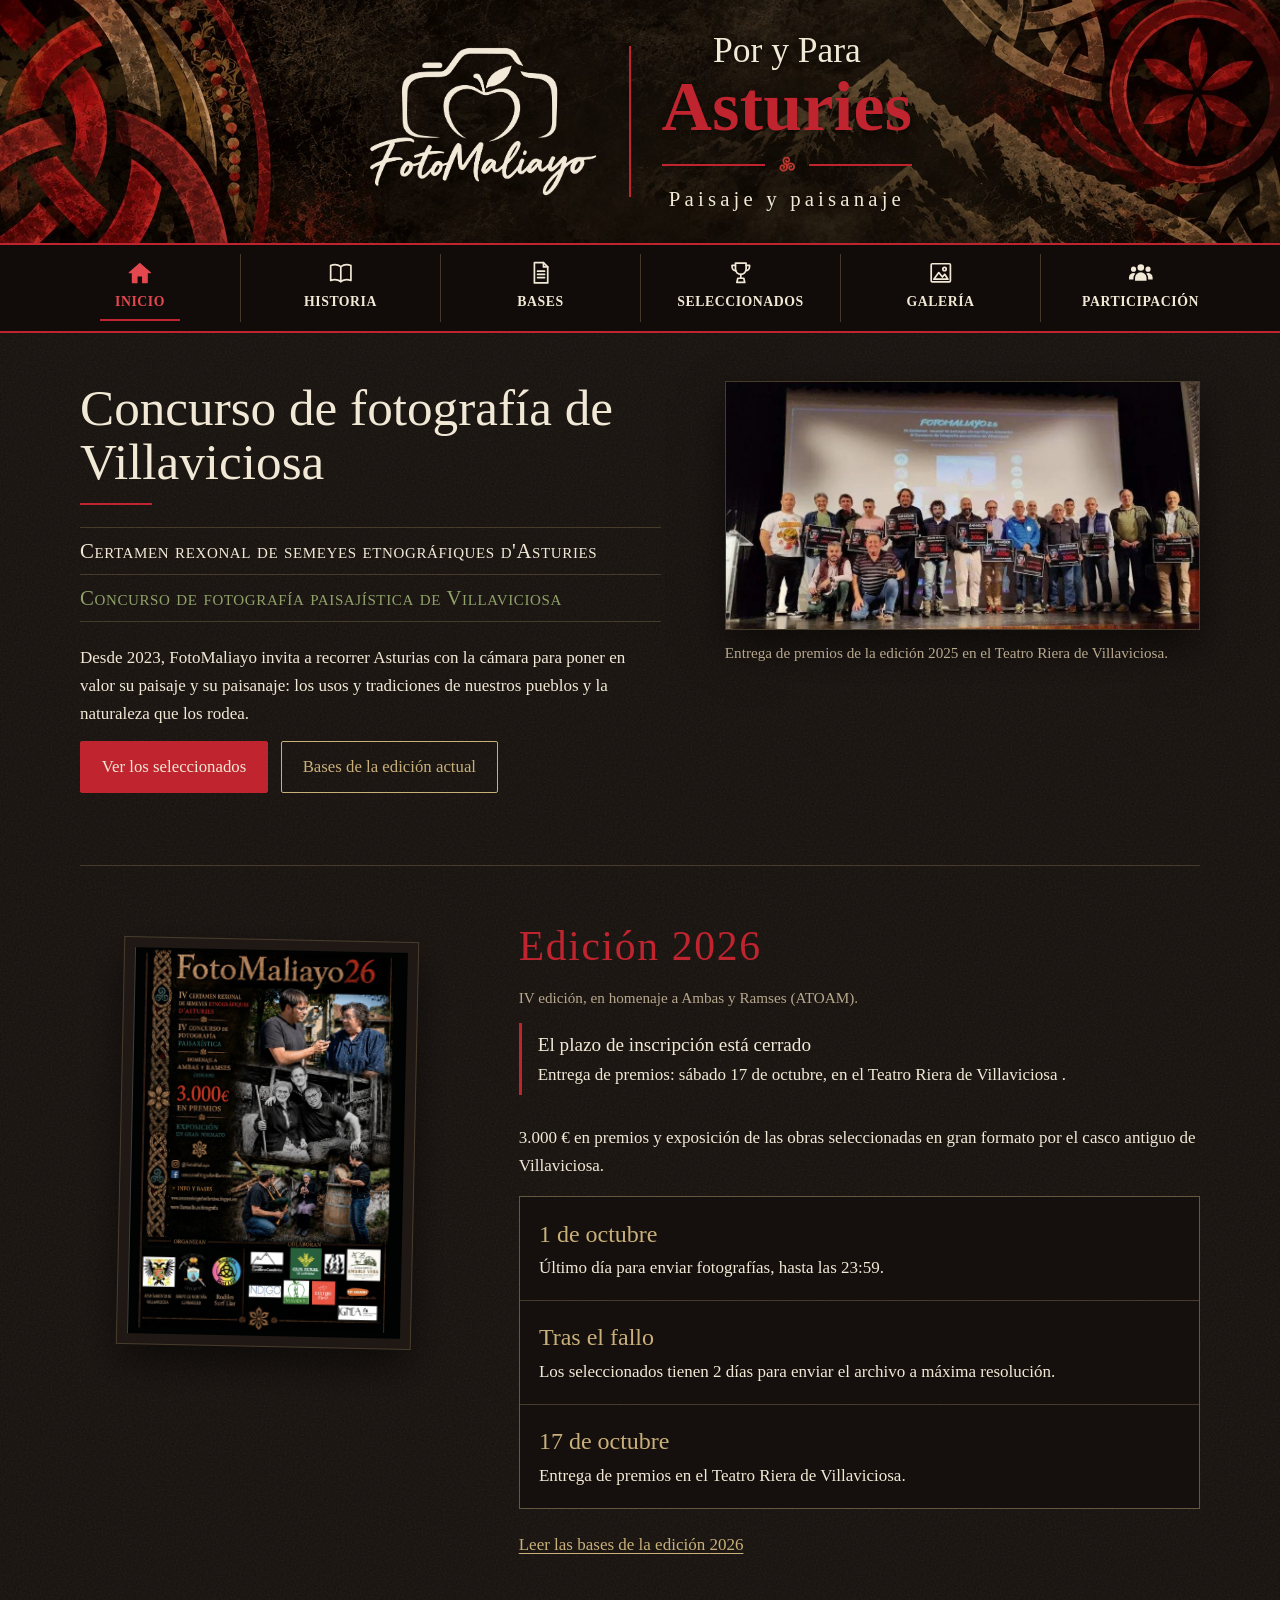
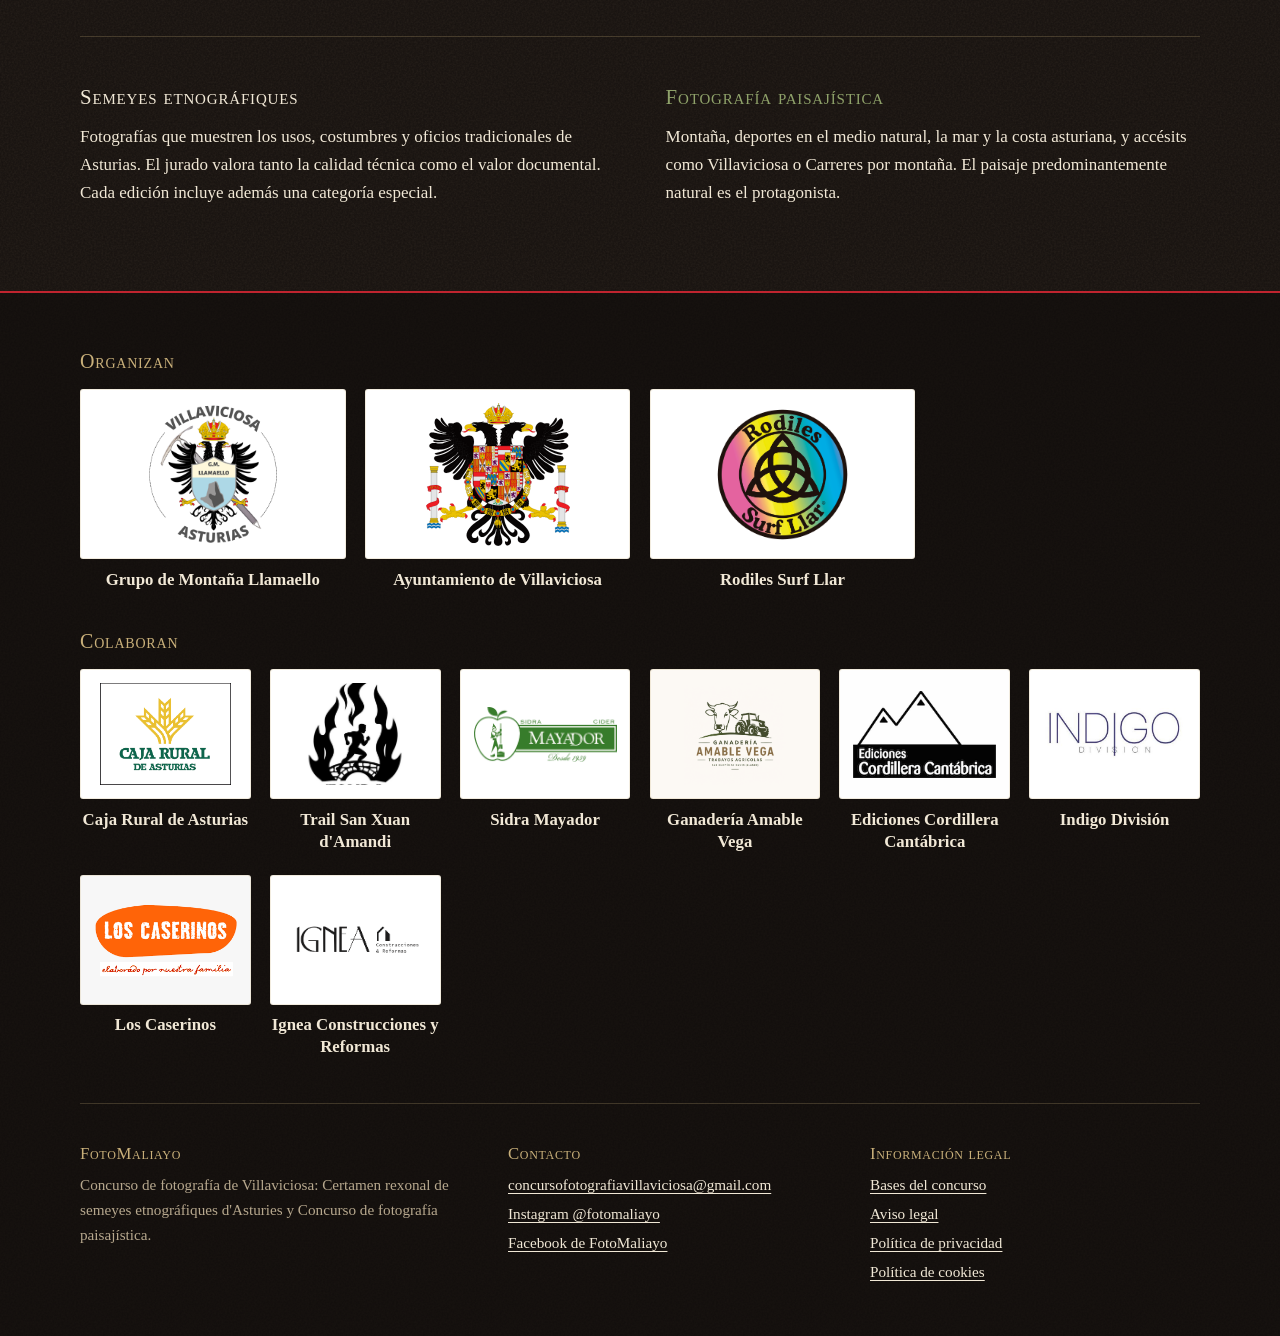
<file: index.html>
<!DOCTYPE html>
<html lang="es">

<head>
  <meta charset="utf-8">
  <meta name="viewport" content="width=device-width, initial-scale=1, viewport-fit=cover">
  <title>FotoMaliayo · Por y Para Asturies</title>
  <meta name="description"
    content="FotoMaliayo: Certamen rexonal de semeyes etnográfiques d'Asturies y Concurso de fotografía paisajística de Villaviciosa. Bases, seleccionados e inscripción.">
  <link rel="canonical" href="https://fotomaliayo.es/">
  <meta name="theme-color" content="#15100d">
  <meta property="og:type" content="website">
  <meta property="og:site_name" content="FotoMaliayo">
  <meta property="og:locale" content="es_ES">
  <meta property="og:title" content="FotoMaliayo · Por y Para Asturies">
  <meta property="og:description"
    content="FotoMaliayo: Certamen rexonal de semeyes etnográfiques d'Asturies y Concurso de fotografía paisajística de Villaviciosa. Bases, seleccionados e inscripción.">
  <meta property="og:url" content="https://fotomaliayo.es/">
  <meta property="og:image" content="https://fotomaliayo.es/img/cartel-2026.jpg">
  <meta property="og:image:alt" content="Cartel de FotoMaliayo 2026">
  <meta name="twitter:card" content="summary_large_image">
  <link rel="icon" href="img/favicon.svg" type="image/svg+xml">
  <link rel="stylesheet" href="css/variables.css">
  <link rel="stylesheet" href="css/global.css">
  <link rel="stylesheet" href="css/componentes/lightbox.css">
  <link rel="stylesheet" href="css/paginas/inicio.css">
  <script src="js/datos/config.js" defer></script>
  <script src="js/lib/utilidades.js" defer></script>
  <script src="js/componentes/sitio.js" defer></script>
  <script src="js/datos/seleccionados.js" defer></script>
  <script src="js/componentes/lightbox.js" defer></script>
  <script src="js/paginas/inicio.js" defer></script>
</head>

<body>
  <a class="skip" href="#contenido">Saltar al contenido</a>

  <header>
    <div class="banner">
      <a class="marca" href="./" aria-current="page">
        <img src="img/logo-fotomaliayo.png" width="1298" height="849" alt="FotoMaliayo">
      </a>
      <p class="lema">
        <span class="por-y-para">Por y Para</span>
        <strong lang="ast">Asturies</strong>
        <span class="filete"><img src="img/decoracion/trisquel.svg" width="40" height="40" alt=""></span>
        <em>Paisaje y paisanaje</em>
      </p>
    </div>
    <nav aria-label="Principal">
      <a href="./" aria-current="page">
        <svg viewBox="0 0 24 24" aria-hidden="true"><path class="relleno" d="M12 2.6 1.8 11.4a.6.6 0 0 0 .4 1.1H4.5V21a.8.8 0 0 0 .8.8h4.6v-6.3h4.2v6.3h4.6a.8.8 0 0 0 .8-.8v-8.5h2.3a.6.6 0 0 0 .4-1.1z"/></svg>
        Inicio
      </a>
      <a href="historia.html">
        <svg viewBox="0 0 24 24" aria-hidden="true"><path d="M2.5 5.2c3.3-1.3 6.5-1.1 9.5 1 3-2.1 6.2-2.3 9.5-1v14c-3.3-1.3-6.5-1.1-9.5 1-3-2.1-6.2-2.3-9.5-1z"/><path d="M12 6.2v14"/></svg>
        Historia
      </a>
      <a href="bases.html">
        <svg viewBox="0 0 24 24" aria-hidden="true"><path d="M6 2.5h8.5l4 4v15H6z"/><path d="M14.5 2.5v4h4"/><path d="M9 10.5h6.5M9 13.5h6.5M9 16.5h6.5"/></svg>
        Bases
      </a>
      <a href="seleccionados.html">
        <svg viewBox="0 0 24 24" aria-hidden="true"><path d="M7 3h10v5.5a5 5 0 0 1-10 0z"/><path d="M7 5H3.8v1.4A3.6 3.6 0 0 0 7.4 10M17 5h3.2v1.4A3.6 3.6 0 0 1 16.6 10"/><path d="M12 13.5v3.6"/><path d="M8.3 21h7.4l-.9-3.9H9.2z"/></svg>
        Seleccionados
      </a>
      <a href="galeria.html">
        <svg viewBox="0 0 24 24" aria-hidden="true"><rect x="3" y="3.5" width="18" height="17" rx="1"/><circle cx="15.5" cy="8.5" r="1.6"/><path d="m5.5 18 4.6-6.2 3.4 4.2 2.2-2.6 3 4.6z"/></svg>
        Galería
      </a>
      <a href="participar.html">
        <svg viewBox="0 0 24 24" aria-hidden="true"><g class="relleno"><circle cx="12" cy="7" r="3.1"/><circle cx="5.2" cy="8.6" r="2.4"/><circle cx="18.8" cy="8.6" r="2.4"/><path d="M6.6 19.5v-2.6a5.4 5.4 0 0 1 10.8 0v2.6z"/><path d="M5.1 18.3H.9v-1.8a4.2 4.2 0 0 1 6-3.8 7 7 0 0 0-1.8 4.3zM18.9 18.3h4.2v-1.8a4.2 4.2 0 0 0-6-3.8 7 7 0 0 1 1.8 4.3z"/></g></svg>
        Participación
      </a>
    </nav>
  </header>

  <main id="contenido">
    <section class="hero" aria-labelledby="t-inicio">
      <div>
        <h1 id="t-inicio">Concurso de fotografía de Villaviciosa</h1>
        <ul>
          <li class="etno" lang="ast">Certamen rexonal de semeyes etnográfiques d'Asturies</li>
          <li class="paisaje">Concurso de fotografía paisajística de Villaviciosa</li>
        </ul>
        <p>Desde 2023, FotoMaliayo invita a recorrer Asturias con la cámara para poner en valor su paisaje y su
          paisanaje: los usos y tradiciones de nuestros pueblos y la naturaleza que los rodea.</p>
        <p class="acciones">
          <a class="btn" href="seleccionados.html">Ver los seleccionados</a>
          <a class="btn ghost" href="bases.html">Bases de la edición actual</a>
        </p>
      </div>
      <!-- La foto y el pie se actualizan desde «portada» en js/datos/config.js -->
      <figure id="portada">
        <button type="button" aria-haspopup="dialog" data-img="img/fotos/portada/entrega-premios-2025.jpg"
          data-cap="Entrega de premios de la edición 2025 en el Teatro Riera de Villaviciosa.">
          <img src="img/fotos/portada/entrega-premios-2025.jpg" width="1000" height="522"
            alt="Premiados de FotoMaliayo 2025 posando con sus diplomas en el escenario del Teatro Riera de Villaviciosa.">
        </button>
        <figcaption>Entrega de premios de la edición 2025 en el Teatro Riera de Villaviciosa.</figcaption>
      </figure>
    </section>

    <!-- Los datos de la edición se actualizan desde js/datos/config.js -->
    <section class="edition" aria-labelledby="t-edicion">
      <figure>
        <img id="cartel" src="img/cartel-2026.jpg" width="900" height="1273"
          alt="Cartel de FotoMaliayo 2026: retratos de los homenajeados en un entorno rural asturiano, con la información del certamen.">
      </figure>
      <div>
        <h2 id="t-edicion">Edición <span data-config="edicion">2026</span></h2>
        <p class="meta" id="edicion-meta">IV edición, en homenaje a Ambas y Ramses (ATOAM).</p>
        <p class="status" id="estado-abierta" hidden>
          <strong>Inscripción abierta hasta el <span data-fecha-limite></span></strong>
          <a href="participar.html">Inscríbete y envía tus fotografías</a>
        </p>
        <p class="status" id="estado-cerrada" hidden>
          <strong>El plazo de inscripción está cerrado</strong>
          Entrega de premios:
          <span data-config="entregaPremios">sábado 17 de octubre, en el Teatro Riera de
            Villaviciosa
          </span>
          .
        </p>
        <p data-config="resumenPremios">3.000 € en premios y exposición de las obras seleccionadas en gran formato por
          el casco antiguo de Villaviciosa.</p>
        <ol id="calendario">
          <li><strong>1 de octubre</strong> <span>Último día para enviar fotografías, hasta las 23:59.</span></li>
          <li><strong>Tras el fallo</strong> <span>Los seleccionados tienen 2 días para enviar el archivo a máxima
              resolución.</span></li>
          <li><strong>17 de octubre</strong> <span>Entrega de premios en el Teatro Riera de Villaviciosa.</span></li>
        </ol>
        <p><a href="bases.html">Leer las bases de la edición <span data-config="edicion">2026</span></a></p>
      </div>
    </section>

    <section class="two" aria-label="Los dos certámenes">
      <div>
        <h2 class="etno" lang="ast">Semeyes etnográfiques</h2>
        <p>Fotografías que muestren los usos, costumbres y oficios tradicionales de Asturias. El jurado valora tanto la
          calidad técnica como el valor documental. Cada edición incluye además una categoría especial.</p>
      </div>
      <div>
        <h2 class="paisaje">Fotografía paisajística</h2>
        <p>Montaña, deportes en el medio natural, la mar y la costa asturiana, y accésits como Villaviciosa o Carreres
          por montaña. El paisaje predominantemente natural es el protagonista.</p>
      </div>
    </section>

    <template id="tpl-fecha">
      <li><strong>Fecha</strong> <span></span></li>
    </template>
  </main>

  <dialog id="lightbox" aria-label="Fotografía ampliada">
    <form method="dialog">
      <button class="btn ghost">Cerrar</button>
    </form>
    <figure>
      <figcaption></figcaption>
    </figure>
  </dialog>
  <footer>
    <section class="entities" aria-label="Entidades organizadoras y colaboradoras">
      <div>
        <h2>Organizan</h2>
        <ul data-entidades="org"></ul>
      </div>
      <div>
        <h2>Colaboran</h2>
        <ul data-entidades="col"></ul>
      </div>
    </section>
    <div class="foot-grid">
      <section aria-labelledby="pie-fotomaliayo">
        <h2 id="pie-fotomaliayo">FotoMaliayo</h2>
        <p>
          Concurso de fotografía de Villaviciosa:
          <span lang="ast">Certamen rexonal de semeyes etnográfiques d'Asturies</span>
          y Concurso de fotografía paisajística.
        </p>
      </section>
      <section aria-labelledby="pie-contacto">
        <h2 id="pie-contacto">Contacto</h2>
        <ul>
          <li>
            <a href="mailto:concursofotografiavillaviciosa@gmail.com">concursofotografiavillaviciosa@gmail.com</a>
          </li>
          <li>
            <a href="https://www.instagram.com/fotomaliayo/" rel="noopener" target="_blank">Instagram @fotomaliayo</a>
          </li>
          <li>
            <a href="https://www.facebook.com/concursofotografiavillaviciosa" rel="noopener" target="_blank">
              Facebook de FotoMaliayo
            </a>
          </li>
        </ul>
      </section>
      <nav aria-labelledby="pie-legal">
        <h2 id="pie-legal">Información legal</h2>
        <ul>
          <li><a href="bases.html">Bases del concurso</a></li>
          <li><a href="aviso-legal.html">Aviso legal</a></li>
          <li><a href="privacidad.html">Política de privacidad</a></li>
          <li><a href="cookies.html">Política de cookies</a></li>
        </ul>
      </nav>
    </div>
  </footer>
</body>

</html>
</file>
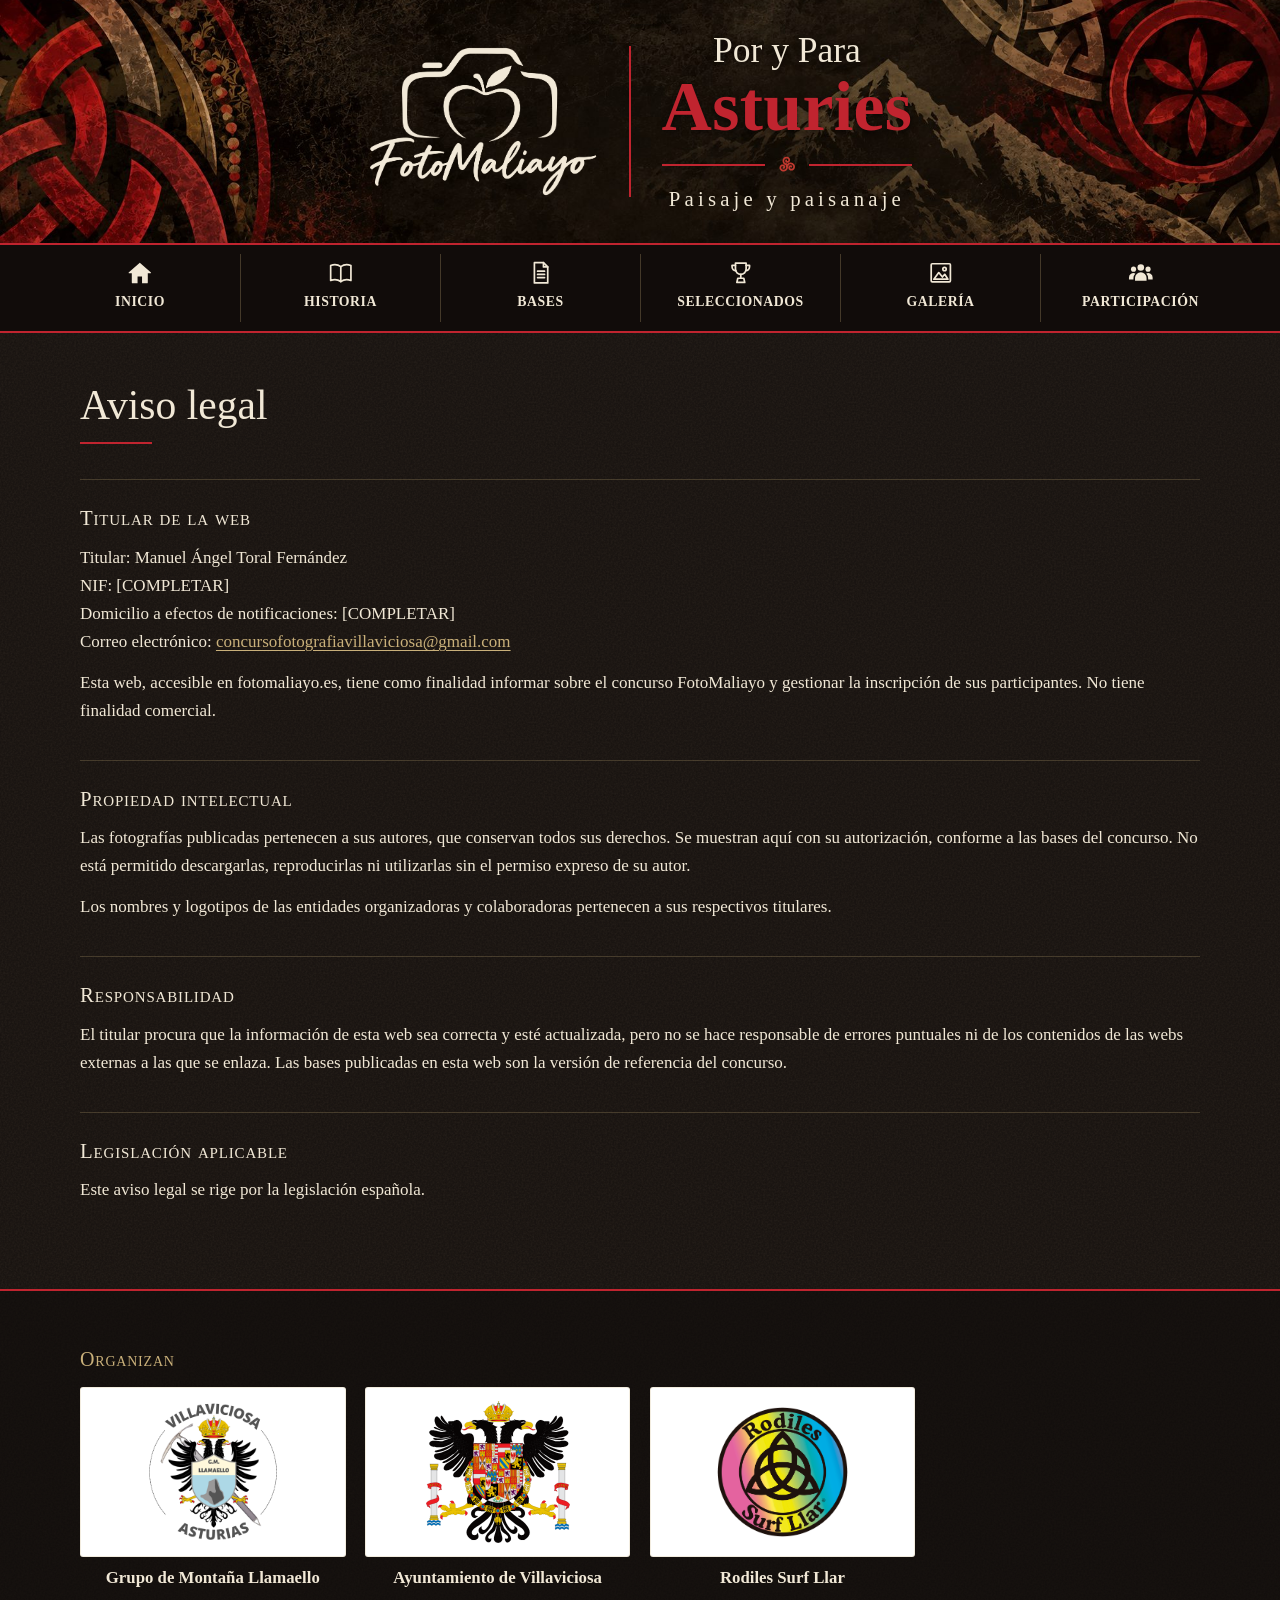
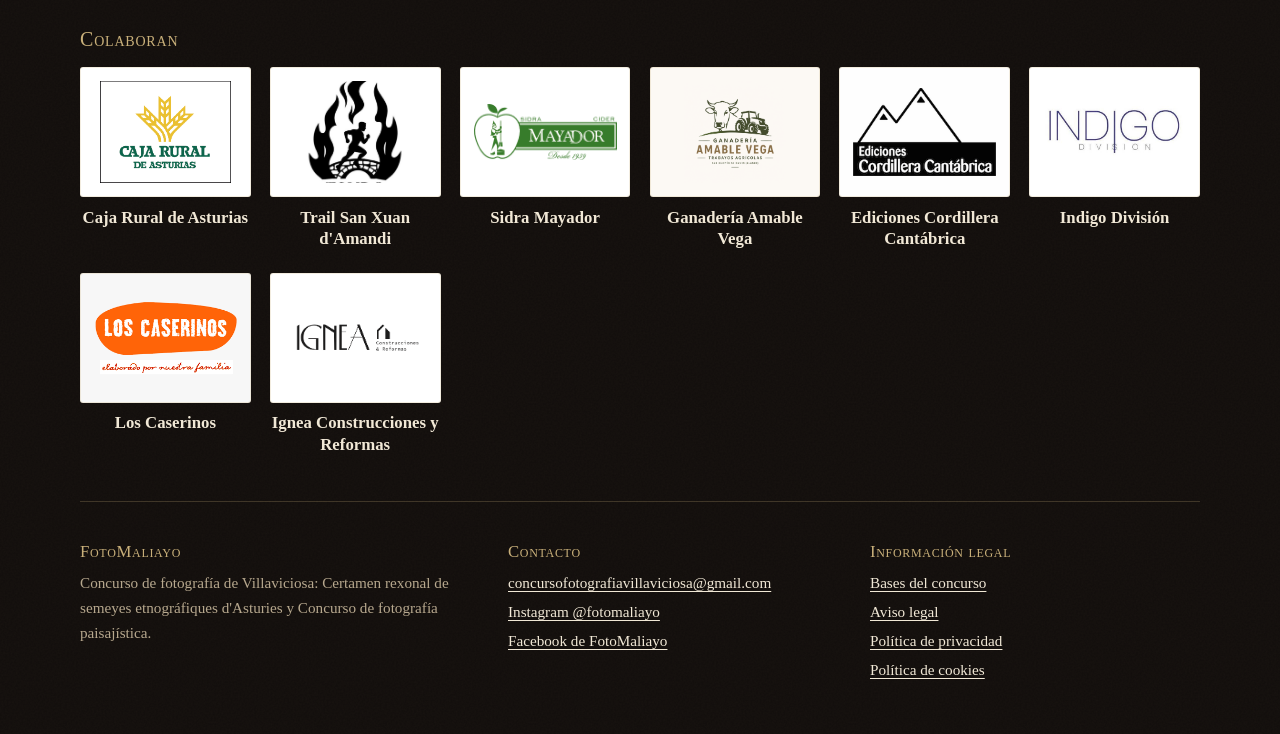
<file: aviso-legal.html>
<!DOCTYPE html>
<html lang="es">

<head>
  <meta charset="utf-8">
  <meta name="viewport" content="width=device-width, initial-scale=1, viewport-fit=cover">
  <title>Aviso legal · FotoMaliayo</title>
  <meta name="description"
    content="Aviso legal de fotomaliayo.es: titular de la web, propiedad intelectual de las fotografías, responsabilidad y legislación aplicable.">
  <link rel="canonical" href="https://fotomaliayo.es/aviso-legal.html">
  <meta name="theme-color" content="#15100d">
  <link rel="icon" href="img/favicon.svg" type="image/svg+xml">
  <link rel="stylesheet" href="css/variables.css">
  <link rel="stylesheet" href="css/global.css">
  <link rel="stylesheet" href="css/componentes/documento.css">
  <script src="js/datos/config.js" defer></script>
  <script src="js/lib/utilidades.js" defer></script>
  <script src="js/componentes/sitio.js" defer></script>
  <script src="js/lib/texto.js" defer></script>
  <script src="js/lib/markdown.js" defer></script>
  <script src="js/componentes/documento.js" defer></script>
</head>

<body>
  <a class="skip" href="#contenido">Saltar al contenido</a>

  <header>
    <div class="banner">
      <a class="marca" href="./">
        <img src="img/logo-fotomaliayo.png" width="1298" height="849" alt="FotoMaliayo">
      </a>
      <p class="lema">
        <span class="por-y-para">Por y Para</span>
        <strong lang="ast">Asturies</strong>
        <span class="filete"><img src="img/decoracion/trisquel.svg" width="40" height="40" alt=""></span>
        <em>Paisaje y paisanaje</em>
      </p>
    </div>
    <nav aria-label="Principal">
      <a href="./">
        <svg viewBox="0 0 24 24" aria-hidden="true"><path class="relleno" d="M12 2.6 1.8 11.4a.6.6 0 0 0 .4 1.1H4.5V21a.8.8 0 0 0 .8.8h4.6v-6.3h4.2v6.3h4.6a.8.8 0 0 0 .8-.8v-8.5h2.3a.6.6 0 0 0 .4-1.1z"/></svg>
        Inicio
      </a>
      <a href="historia.html">
        <svg viewBox="0 0 24 24" aria-hidden="true"><path d="M2.5 5.2c3.3-1.3 6.5-1.1 9.5 1 3-2.1 6.2-2.3 9.5-1v14c-3.3-1.3-6.5-1.1-9.5 1-3-2.1-6.2-2.3-9.5-1z"/><path d="M12 6.2v14"/></svg>
        Historia
      </a>
      <a href="bases.html">
        <svg viewBox="0 0 24 24" aria-hidden="true"><path d="M6 2.5h8.5l4 4v15H6z"/><path d="M14.5 2.5v4h4"/><path d="M9 10.5h6.5M9 13.5h6.5M9 16.5h6.5"/></svg>
        Bases
      </a>
      <a href="seleccionados.html">
        <svg viewBox="0 0 24 24" aria-hidden="true"><path d="M7 3h10v5.5a5 5 0 0 1-10 0z"/><path d="M7 5H3.8v1.4A3.6 3.6 0 0 0 7.4 10M17 5h3.2v1.4A3.6 3.6 0 0 1 16.6 10"/><path d="M12 13.5v3.6"/><path d="M8.3 21h7.4l-.9-3.9H9.2z"/></svg>
        Seleccionados
      </a>
      <a href="galeria.html">
        <svg viewBox="0 0 24 24" aria-hidden="true"><rect x="3" y="3.5" width="18" height="17" rx="1"/><circle cx="15.5" cy="8.5" r="1.6"/><path d="m5.5 18 4.6-6.2 3.4 4.2 2.2-2.6 3 4.6z"/></svg>
        Galería
      </a>
      <a href="participar.html">
        <svg viewBox="0 0 24 24" aria-hidden="true"><g class="relleno"><circle cx="12" cy="7" r="3.1"/><circle cx="5.2" cy="8.6" r="2.4"/><circle cx="18.8" cy="8.6" r="2.4"/><path d="M6.6 19.5v-2.6a5.4 5.4 0 0 1 10.8 0v2.6z"/><path d="M5.1 18.3H.9v-1.8a4.2 4.2 0 0 1 6-3.8 7 7 0 0 0-1.8 4.3zM18.9 18.3h4.2v-1.8a4.2 4.2 0 0 0-6-3.8 7 7 0 0 1 1.8 4.3z"/></g></svg>
        Participación
      </a>
    </nav>
  </header>

  <main id="contenido">
    <!-- El texto se edita en data/aviso-legal.md. Lo que hay dentro de <article> se genera con
     «node herramientas/generar-documentos.mjs» (ver GUIA-ACTUALIZACION.md). -->
    <article class="doc" data-md="data/aviso-legal.md">
<h1 id="aviso-legal">Aviso legal</h1>
<h2 id="titular-de-la-web">Titular de la web</h2>
<p>Titular: Manuel Ángel Toral Fernández<br>
NIF: [COMPLETAR]<br>
Domicilio a efectos de notificaciones: [COMPLETAR]<br>
Correo electrónico: <a href="mailto:concursofotografiavillaviciosa@gmail.com">concursofotografiavillaviciosa@gmail.com</a></p>
<p>Esta web, accesible en fotomaliayo.es, tiene como finalidad informar sobre el concurso FotoMaliayo y gestionar la inscripción de sus participantes. No tiene finalidad comercial.</p>
<h2 id="propiedad-intelectual">Propiedad intelectual</h2>
<p>Las fotografías publicadas pertenecen a sus autores, que conservan todos sus derechos. Se muestran aquí con su autorización, conforme a las bases del concurso. No está permitido descargarlas, reproducirlas ni utilizarlas sin el permiso expreso de su autor.</p>
<p>Los nombres y logotipos de las entidades organizadoras y colaboradoras pertenecen a sus respectivos titulares.</p>
<h2 id="responsabilidad">Responsabilidad</h2>
<p>El titular procura que la información de esta web sea correcta y esté actualizada, pero no se hace responsable de errores puntuales ni de los contenidos de las webs externas a las que se enlaza. Las bases publicadas en esta web son la versión de referencia del concurso.</p>
<h2 id="legislacion-aplicable">Legislación aplicable</h2>
<p>Este aviso legal se rige por la legislación española.</p>
</article>
  </main>

  <footer>
    <section class="entities" aria-label="Entidades organizadoras y colaboradoras">
      <div>
        <h2>Organizan</h2>
        <ul data-entidades="org"></ul>
      </div>
      <div>
        <h2>Colaboran</h2>
        <ul data-entidades="col"></ul>
      </div>
    </section>
    <div class="foot-grid">
      <section aria-labelledby="pie-fotomaliayo">
        <h2 id="pie-fotomaliayo">FotoMaliayo</h2>
        <p>
          Concurso de fotografía de Villaviciosa:
          <span lang="ast">Certamen rexonal de semeyes etnográfiques d'Asturies</span>
          y Concurso de fotografía paisajística.
        </p>
      </section>
      <section aria-labelledby="pie-contacto">
        <h2 id="pie-contacto">Contacto</h2>
        <ul>
          <li>
            <a href="mailto:concursofotografiavillaviciosa@gmail.com">concursofotografiavillaviciosa@gmail.com</a>
          </li>
          <li>
            <a href="https://www.instagram.com/fotomaliayo/" rel="noopener" target="_blank">Instagram @fotomaliayo</a>
          </li>
          <li>
            <a href="https://www.facebook.com/concursofotografiavillaviciosa" rel="noopener" target="_blank">
              Facebook de FotoMaliayo
            </a>
          </li>
        </ul>
      </section>
      <nav aria-labelledby="pie-legal">
        <h2 id="pie-legal">Información legal</h2>
        <ul>
          <li><a href="bases.html">Bases del concurso</a></li>
          <li><a href="aviso-legal.html">Aviso legal</a></li>
          <li><a href="privacidad.html">Política de privacidad</a></li>
          <li><a href="cookies.html">Política de cookies</a></li>
        </ul>
      </nav>
    </div>
  </footer>
</body>

</html>
</file>
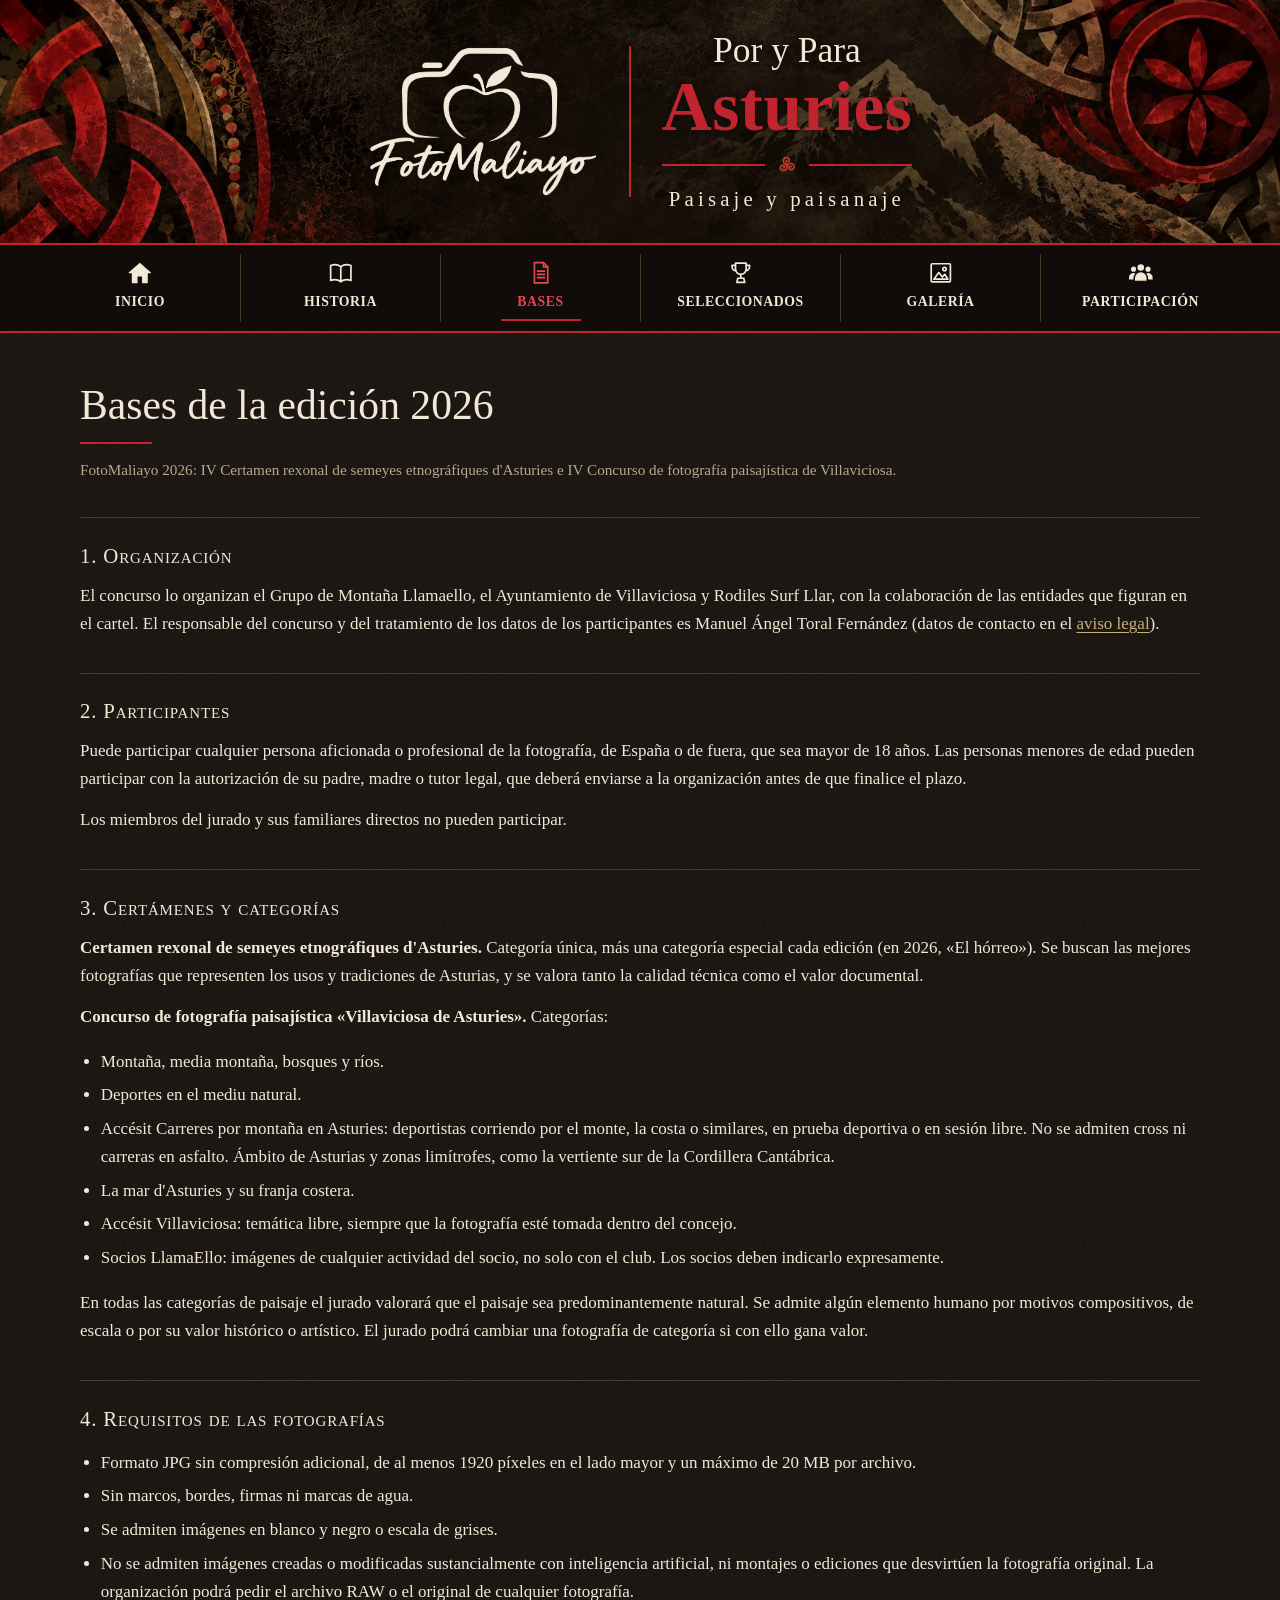
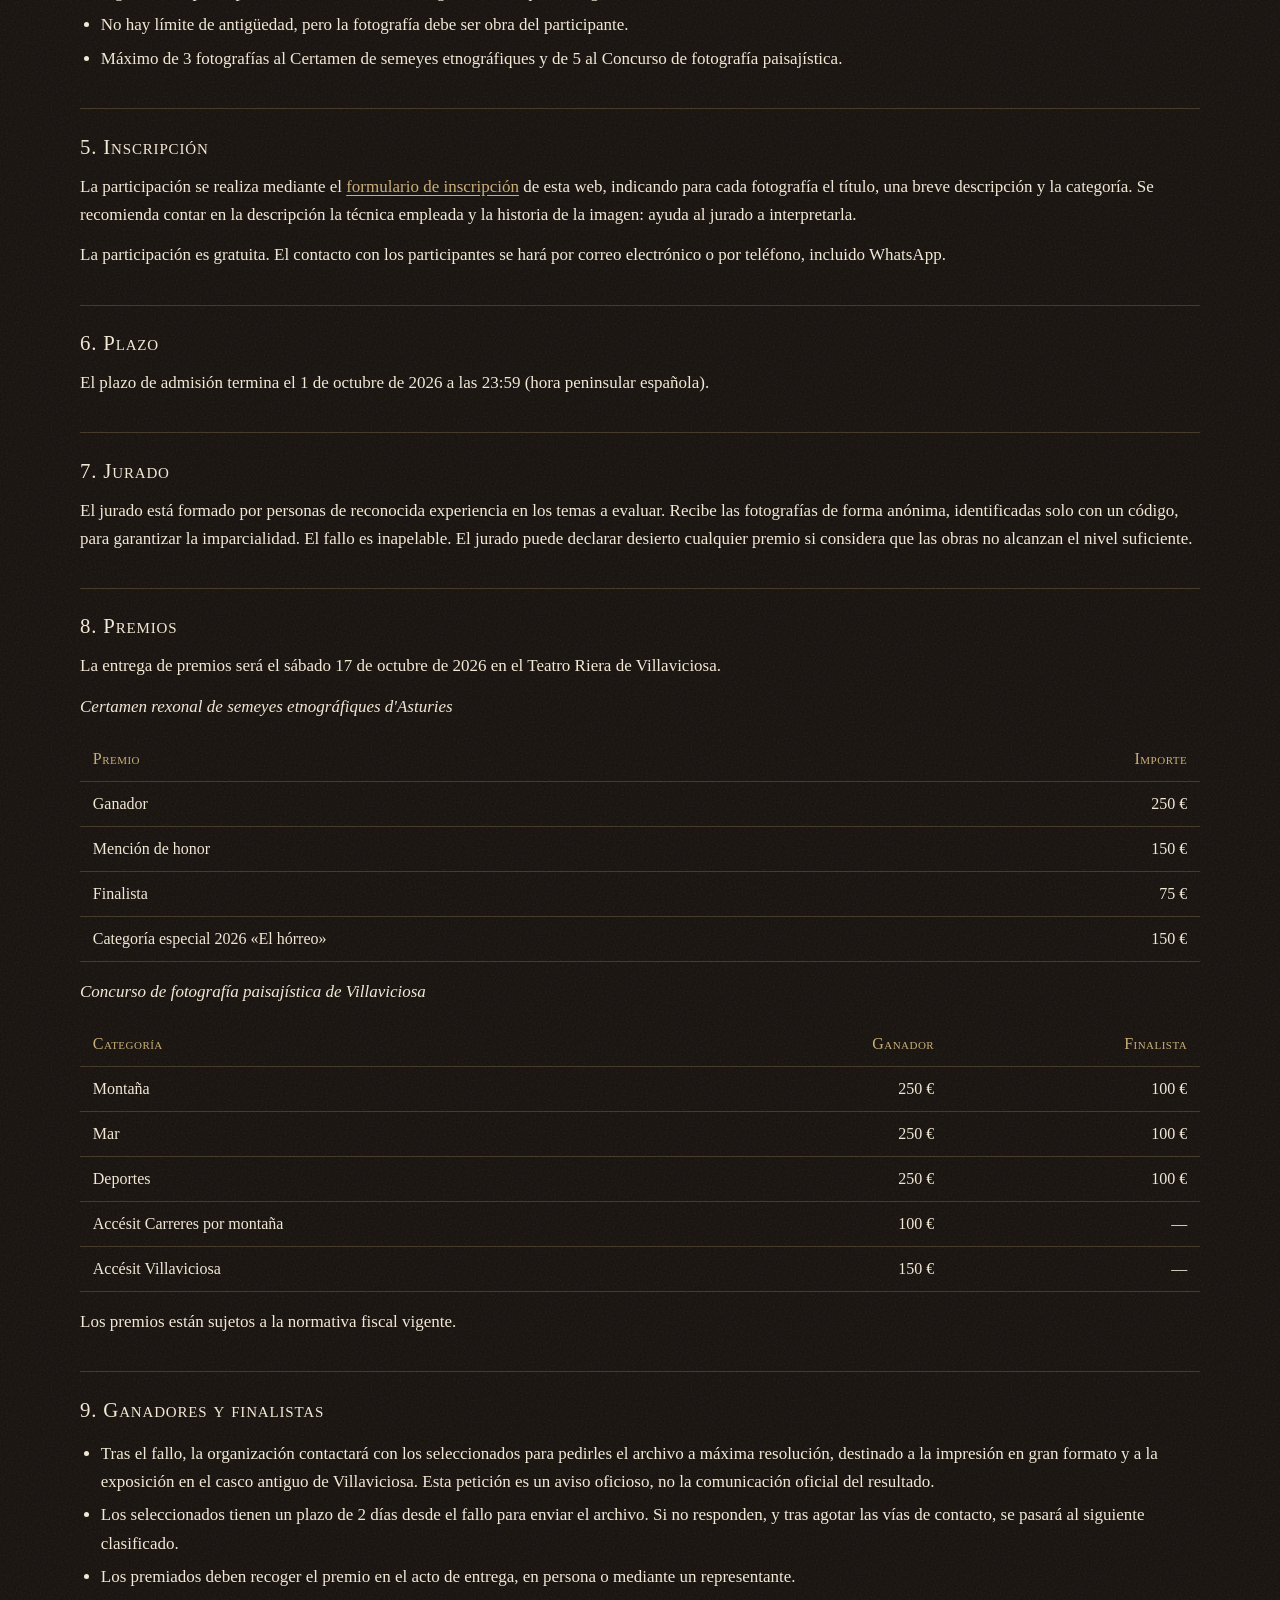
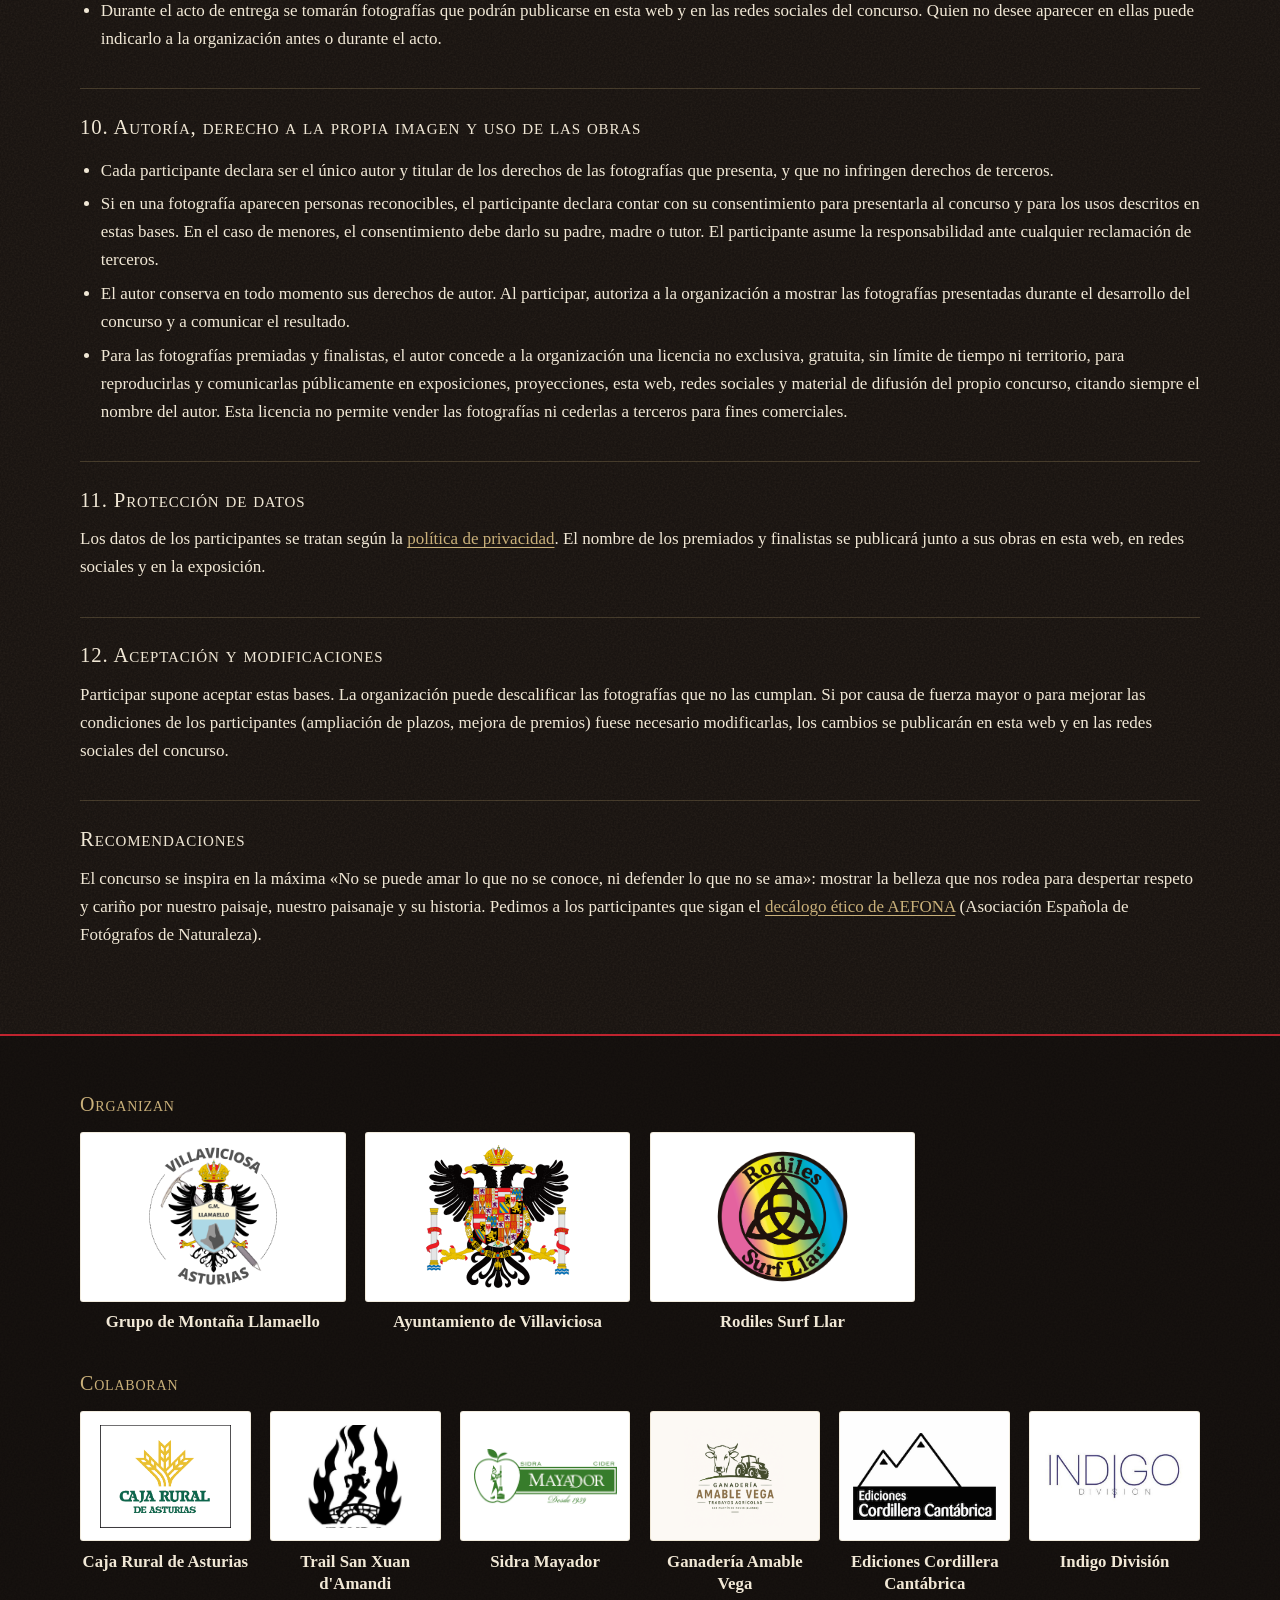
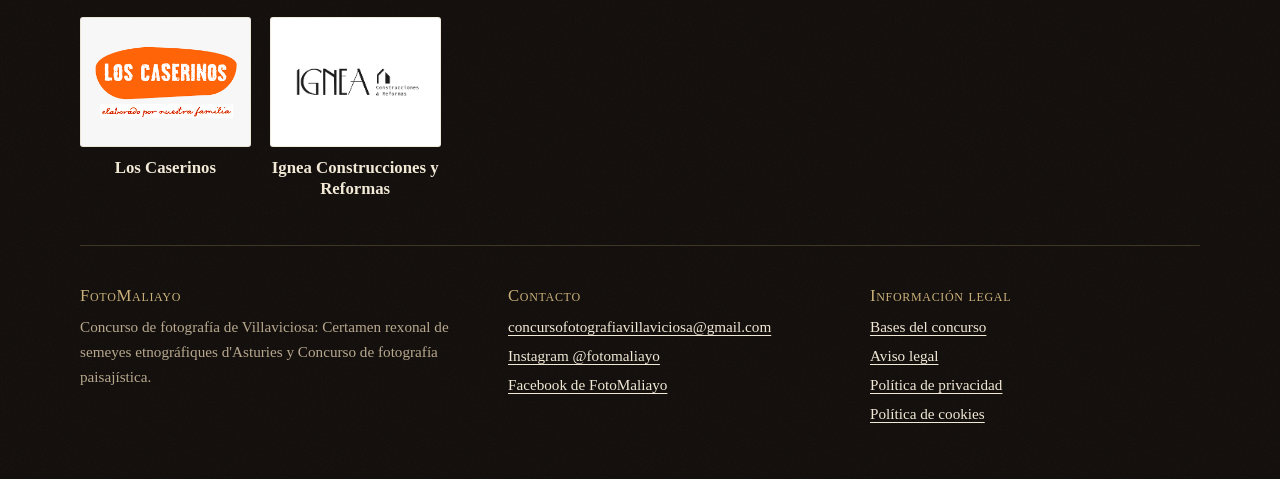
<file: bases.html>
<!DOCTYPE html>
<html lang="es">

<head>
  <meta charset="utf-8">
  <meta name="viewport" content="width=device-width, initial-scale=1, viewport-fit=cover">
  <title>Bases del concurso · FotoMaliayo</title>
  <meta name="description"
    content="Bases de la edición actual de FotoMaliayo: participantes, categorías, requisitos de las fotografías, plazos, jurado y premios del concurso de fotografía de Villaviciosa.">
  <link rel="canonical" href="https://fotomaliayo.es/bases.html">
  <meta name="theme-color" content="#15100d">
  <meta property="og:type" content="website">
  <meta property="og:site_name" content="FotoMaliayo">
  <meta property="og:locale" content="es_ES">
  <meta property="og:title" content="Bases del concurso FotoMaliayo">
  <meta property="og:description"
    content="Bases de la edición actual de FotoMaliayo: participantes, categorías, requisitos de las fotografías, plazos, jurado y premios del concurso de fotografía de Villaviciosa.">
  <meta property="og:url" content="https://fotomaliayo.es/bases.html">
  <meta property="og:image" content="https://fotomaliayo.es/img/cartel-2026.jpg">
  <meta property="og:image:alt" content="Cartel de FotoMaliayo 2026">
  <meta name="twitter:card" content="summary_large_image">
  <link rel="icon" href="img/favicon.svg" type="image/svg+xml">
  <link rel="stylesheet" href="css/variables.css">
  <link rel="stylesheet" href="css/global.css">
  <link rel="stylesheet" href="css/componentes/documento.css">
  <script src="js/datos/config.js" defer></script>
  <script src="js/lib/utilidades.js" defer></script>
  <script src="js/componentes/sitio.js" defer></script>
  <script src="js/lib/texto.js" defer></script>
  <script src="js/lib/markdown.js" defer></script>
  <script src="js/componentes/documento.js" defer></script>
</head>

<body>
  <a class="skip" href="#contenido">Saltar al contenido</a>

  <header>
    <div class="banner">
      <a class="marca" href="./">
        <img src="img/logo-fotomaliayo.png" width="1298" height="849" alt="FotoMaliayo">
      </a>
      <p class="lema">
        <span class="por-y-para">Por y Para</span>
        <strong lang="ast">Asturies</strong>
        <span class="filete"><img src="img/decoracion/trisquel.svg" width="40" height="40" alt=""></span>
        <em>Paisaje y paisanaje</em>
      </p>
    </div>
    <nav aria-label="Principal">
      <a href="./">
        <svg viewBox="0 0 24 24" aria-hidden="true"><path class="relleno" d="M12 2.6 1.8 11.4a.6.6 0 0 0 .4 1.1H4.5V21a.8.8 0 0 0 .8.8h4.6v-6.3h4.2v6.3h4.6a.8.8 0 0 0 .8-.8v-8.5h2.3a.6.6 0 0 0 .4-1.1z"/></svg>
        Inicio
      </a>
      <a href="historia.html">
        <svg viewBox="0 0 24 24" aria-hidden="true"><path d="M2.5 5.2c3.3-1.3 6.5-1.1 9.5 1 3-2.1 6.2-2.3 9.5-1v14c-3.3-1.3-6.5-1.1-9.5 1-3-2.1-6.2-2.3-9.5-1z"/><path d="M12 6.2v14"/></svg>
        Historia
      </a>
      <a href="bases.html" aria-current="page">
        <svg viewBox="0 0 24 24" aria-hidden="true"><path d="M6 2.5h8.5l4 4v15H6z"/><path d="M14.5 2.5v4h4"/><path d="M9 10.5h6.5M9 13.5h6.5M9 16.5h6.5"/></svg>
        Bases
      </a>
      <a href="seleccionados.html">
        <svg viewBox="0 0 24 24" aria-hidden="true"><path d="M7 3h10v5.5a5 5 0 0 1-10 0z"/><path d="M7 5H3.8v1.4A3.6 3.6 0 0 0 7.4 10M17 5h3.2v1.4A3.6 3.6 0 0 1 16.6 10"/><path d="M12 13.5v3.6"/><path d="M8.3 21h7.4l-.9-3.9H9.2z"/></svg>
        Seleccionados
      </a>
      <a href="galeria.html">
        <svg viewBox="0 0 24 24" aria-hidden="true"><rect x="3" y="3.5" width="18" height="17" rx="1"/><circle cx="15.5" cy="8.5" r="1.6"/><path d="m5.5 18 4.6-6.2 3.4 4.2 2.2-2.6 3 4.6z"/></svg>
        Galería
      </a>
      <a href="participar.html">
        <svg viewBox="0 0 24 24" aria-hidden="true"><g class="relleno"><circle cx="12" cy="7" r="3.1"/><circle cx="5.2" cy="8.6" r="2.4"/><circle cx="18.8" cy="8.6" r="2.4"/><path d="M6.6 19.5v-2.6a5.4 5.4 0 0 1 10.8 0v2.6z"/><path d="M5.1 18.3H.9v-1.8a4.2 4.2 0 0 1 6-3.8 7 7 0 0 0-1.8 4.3zM18.9 18.3h4.2v-1.8a4.2 4.2 0 0 0-6-3.8 7 7 0 0 1 1.8 4.3z"/></g></svg>
        Participación
      </a>
    </nav>
  </header>

  <main id="contenido">
    <!-- El texto se edita en data/bases.md. Lo que hay dentro de <article> se genera con
     «node herramientas/generar-documentos.mjs» (ver GUIA-ACTUALIZACION.md). -->
    <article class="doc con-entradilla" data-md="data/bases.md">
<h1 id="bases-de-la-edicion-2026">Bases de la edición 2026</h1>
<p>FotoMaliayo 2026: IV Certamen rexonal de semeyes etnográfiques d&#39;Asturies e IV Concurso de fotografía paisajística de Villaviciosa.</p>
<h2 id="1-organizacion">1. Organización</h2>
<p>El concurso lo organizan el Grupo de Montaña Llamaello, el Ayuntamiento de Villaviciosa y Rodiles Surf Llar, con la colaboración de las entidades que figuran en el cartel. El responsable del concurso y del tratamiento de los datos de los participantes es Manuel Ángel Toral Fernández (datos de contacto en el <a href="aviso-legal.html">aviso legal</a>).</p>
<h2 id="2-participantes">2. Participantes</h2>
<p>Puede participar cualquier persona aficionada o profesional de la fotografía, de España o de fuera, que sea mayor de 18 años. Las personas menores de edad pueden participar con la autorización de su padre, madre o tutor legal, que deberá enviarse a la organización antes de que finalice el plazo.</p>
<p>Los miembros del jurado y sus familiares directos no pueden participar.</p>
<h2 id="3-certamenes-y-categorias">3. Certámenes y categorías</h2>
<p><strong>Certamen rexonal de semeyes etnográfiques d&#39;Asturies.</strong> Categoría única, más una categoría especial cada edición (en 2026, «El hórreo»). Se buscan las mejores fotografías que representen los usos y tradiciones de Asturias, y se valora tanto la calidad técnica como el valor documental.</p>
<p><strong>Concurso de fotografía paisajística «Villaviciosa de Asturies».</strong> Categorías:</p>
<ul>
<li>Montaña, media montaña, bosques y ríos.</li>
<li>Deportes en el mediu natural.</li>
<li>Accésit Carreres por montaña en Asturies: deportistas corriendo por el monte, la costa o similares, en prueba deportiva o en sesión libre. No se admiten cross ni carreras en asfalto. Ámbito de Asturias y zonas limítrofes, como la vertiente sur de la Cordillera Cantábrica.</li>
<li>La mar d&#39;Asturies y su franja costera.</li>
<li>Accésit Villaviciosa: temática libre, siempre que la fotografía esté tomada dentro del concejo.</li>
<li>Socios LlamaEllo: imágenes de cualquier actividad del socio, no solo con el club. Los socios deben indicarlo expresamente.</li>
</ul>
<p>En todas las categorías de paisaje el jurado valorará que el paisaje sea predominantemente natural. Se admite algún elemento humano por motivos compositivos, de escala o por su valor histórico o artístico. El jurado podrá cambiar una fotografía de categoría si con ello gana valor.</p>
<h2 id="4-requisitos-de-las-fotografias">4. Requisitos de las fotografías</h2>
<ul>
<li>Formato JPG sin compresión adicional, de al menos 1920 píxeles en el lado mayor y un máximo de 20 MB por archivo.</li>
<li>Sin marcos, bordes, firmas ni marcas de agua.</li>
<li>Se admiten imágenes en blanco y negro o escala de grises.</li>
<li>No se admiten imágenes creadas o modificadas sustancialmente con inteligencia artificial, ni montajes o ediciones que desvirtúen la fotografía original. La organización podrá pedir el archivo RAW o el original de cualquier fotografía.</li>
<li>No hay límite de antigüedad, pero la fotografía debe ser obra del participante.</li>
<li>Máximo de 3 fotografías al Certamen de semeyes etnográfiques y de 5 al Concurso de fotografía paisajística.</li>
</ul>
<h2 id="5-inscripcion">5. Inscripción</h2>
<p>La participación se realiza mediante el <a href="participar.html">formulario de inscripción</a> de esta web, indicando para cada fotografía el título, una breve descripción y la categoría. Se recomienda contar en la descripción la técnica empleada y la historia de la imagen: ayuda al jurado a interpretarla.</p>
<p>La participación es gratuita. El contacto con los participantes se hará por correo electrónico o por teléfono, incluido WhatsApp.</p>
<h2 id="6-plazo">6. Plazo</h2>
<p>El plazo de admisión termina el 1 de octubre de 2026 a las 23:59 (hora peninsular española).</p>
<h2 id="7-jurado">7. Jurado</h2>
<p>El jurado está formado por personas de reconocida experiencia en los temas a evaluar. Recibe las fotografías de forma anónima, identificadas solo con un código, para garantizar la imparcialidad. El fallo es inapelable. El jurado puede declarar desierto cualquier premio si considera que las obras no alcanzan el nivel suficiente.</p>
<h2 id="8-premios">8. Premios</h2>
<p>La entrega de premios será el sábado 17 de octubre de 2026 en el Teatro Riera de Villaviciosa.</p>
<p><em>Certamen rexonal de semeyes etnográfiques d&#39;Asturies</em></p>
<div class="table-scroll" tabindex="0">
<table>
<thead><tr><th>Premio</th><th class="alinear-derecha">Importe</th></tr></thead>
<tbody>
<tr><td>Ganador</td><td class="alinear-derecha">250 €</td></tr>
<tr><td>Mención de honor</td><td class="alinear-derecha">150 €</td></tr>
<tr><td>Finalista</td><td class="alinear-derecha">75 €</td></tr>
<tr><td>Categoría especial 2026 «El hórreo»</td><td class="alinear-derecha">150 €</td></tr>
</tbody>
</table>
</div>
<p><em>Concurso de fotografía paisajística de Villaviciosa</em></p>
<div class="table-scroll" tabindex="0">
<table>
<thead><tr><th>Categoría</th><th class="alinear-derecha">Ganador</th><th class="alinear-derecha">Finalista</th></tr></thead>
<tbody>
<tr><td>Montaña</td><td class="alinear-derecha">250 €</td><td class="alinear-derecha">100 €</td></tr>
<tr><td>Mar</td><td class="alinear-derecha">250 €</td><td class="alinear-derecha">100 €</td></tr>
<tr><td>Deportes</td><td class="alinear-derecha">250 €</td><td class="alinear-derecha">100 €</td></tr>
<tr><td>Accésit Carreres por montaña</td><td class="alinear-derecha">100 €</td><td class="alinear-derecha">—</td></tr>
<tr><td>Accésit Villaviciosa</td><td class="alinear-derecha">150 €</td><td class="alinear-derecha">—</td></tr>
</tbody>
</table>
</div>
<p>Los premios están sujetos a la normativa fiscal vigente.</p>
<h2 id="9-ganadores-y-finalistas">9. Ganadores y finalistas</h2>
<ul>
<li>Tras el fallo, la organización contactará con los seleccionados para pedirles el archivo a máxima resolución, destinado a la impresión en gran formato y a la exposición en el casco antiguo de Villaviciosa. Esta petición es un aviso oficioso, no la comunicación oficial del resultado.</li>
<li>Los seleccionados tienen un plazo de 2 días desde el fallo para enviar el archivo. Si no responden, y tras agotar las vías de contacto, se pasará al siguiente clasificado.</li>
<li>Los premiados deben recoger el premio en el acto de entrega, en persona o mediante un representante.</li>
<li>Durante el acto de entrega se tomarán fotografías que podrán publicarse en esta web y en las redes sociales del concurso. Quien no desee aparecer en ellas puede indicarlo a la organización antes o durante el acto.</li>
</ul>
<h2 id="10-autoria-derecho-a-la-propia-imagen-y-uso-de-las-obras">10. Autoría, derecho a la propia imagen y uso de las obras</h2>
<ul>
<li>Cada participante declara ser el único autor y titular de los derechos de las fotografías que presenta, y que no infringen derechos de terceros.</li>
<li>Si en una fotografía aparecen personas reconocibles, el participante declara contar con su consentimiento para presentarla al concurso y para los usos descritos en estas bases. En el caso de menores, el consentimiento debe darlo su padre, madre o tutor. El participante asume la responsabilidad ante cualquier reclamación de terceros.</li>
<li>El autor conserva en todo momento sus derechos de autor. Al participar, autoriza a la organización a mostrar las fotografías presentadas durante el desarrollo del concurso y a comunicar el resultado.</li>
<li>Para las fotografías premiadas y finalistas, el autor concede a la organización una licencia no exclusiva, gratuita, sin límite de tiempo ni territorio, para reproducirlas y comunicarlas públicamente en exposiciones, proyecciones, esta web, redes sociales y material de difusión del propio concurso, citando siempre el nombre del autor. Esta licencia no permite vender las fotografías ni cederlas a terceros para fines comerciales.</li>
</ul>
<h2 id="11-proteccion-de-datos">11. Protección de datos</h2>
<p>Los datos de los participantes se tratan según la <a href="privacidad.html">política de privacidad</a>. El nombre de los premiados y finalistas se publicará junto a sus obras en esta web, en redes sociales y en la exposición.</p>
<h2 id="12-aceptacion-y-modificaciones">12. Aceptación y modificaciones</h2>
<p>Participar supone aceptar estas bases. La organización puede descalificar las fotografías que no las cumplan. Si por causa de fuerza mayor o para mejorar las condiciones de los participantes (ampliación de plazos, mejora de premios) fuese necesario modificarlas, los cambios se publicarán en esta web y en las redes sociales del concurso.</p>
<h2 id="recomendaciones">Recomendaciones</h2>
<p>El concurso se inspira en la máxima «No se puede amar lo que no se conoce, ni defender lo que no se ama»: mostrar la belleza que nos rodea para despertar respeto y cariño por nuestro paisaje, nuestro paisanaje y su historia. Pedimos a los participantes que sigan el <a href="https://www.aefona.org/wp-content/uploads/2021/11/decalogo-etico-v2021-09.pdf" target="_blank" rel="noopener">decálogo ético de AEFONA</a> (Asociación Española de Fotógrafos de Naturaleza).</p>
</article>
  </main>

  <footer>
    <section class="entities" aria-label="Entidades organizadoras y colaboradoras">
      <div>
        <h2>Organizan</h2>
        <ul data-entidades="org"></ul>
      </div>
      <div>
        <h2>Colaboran</h2>
        <ul data-entidades="col"></ul>
      </div>
    </section>
    <div class="foot-grid">
      <section aria-labelledby="pie-fotomaliayo">
        <h2 id="pie-fotomaliayo">FotoMaliayo</h2>
        <p>
          Concurso de fotografía de Villaviciosa:
          <span lang="ast">Certamen rexonal de semeyes etnográfiques d'Asturies</span>
          y Concurso de fotografía paisajística.
        </p>
      </section>
      <section aria-labelledby="pie-contacto">
        <h2 id="pie-contacto">Contacto</h2>
        <ul>
          <li>
            <a href="mailto:concursofotografiavillaviciosa@gmail.com">concursofotografiavillaviciosa@gmail.com</a>
          </li>
          <li>
            <a href="https://www.instagram.com/fotomaliayo/" rel="noopener" target="_blank">Instagram @fotomaliayo</a>
          </li>
          <li>
            <a href="https://www.facebook.com/concursofotografiavillaviciosa" rel="noopener" target="_blank">
              Facebook de FotoMaliayo
            </a>
          </li>
        </ul>
      </section>
      <nav aria-labelledby="pie-legal">
        <h2 id="pie-legal">Información legal</h2>
        <ul>
          <li><a href="bases.html">Bases del concurso</a></li>
          <li><a href="aviso-legal.html">Aviso legal</a></li>
          <li><a href="privacidad.html">Política de privacidad</a></li>
          <li><a href="cookies.html">Política de cookies</a></li>
        </ul>
      </nav>
    </div>
  </footer>
</body>

</html>
</file>
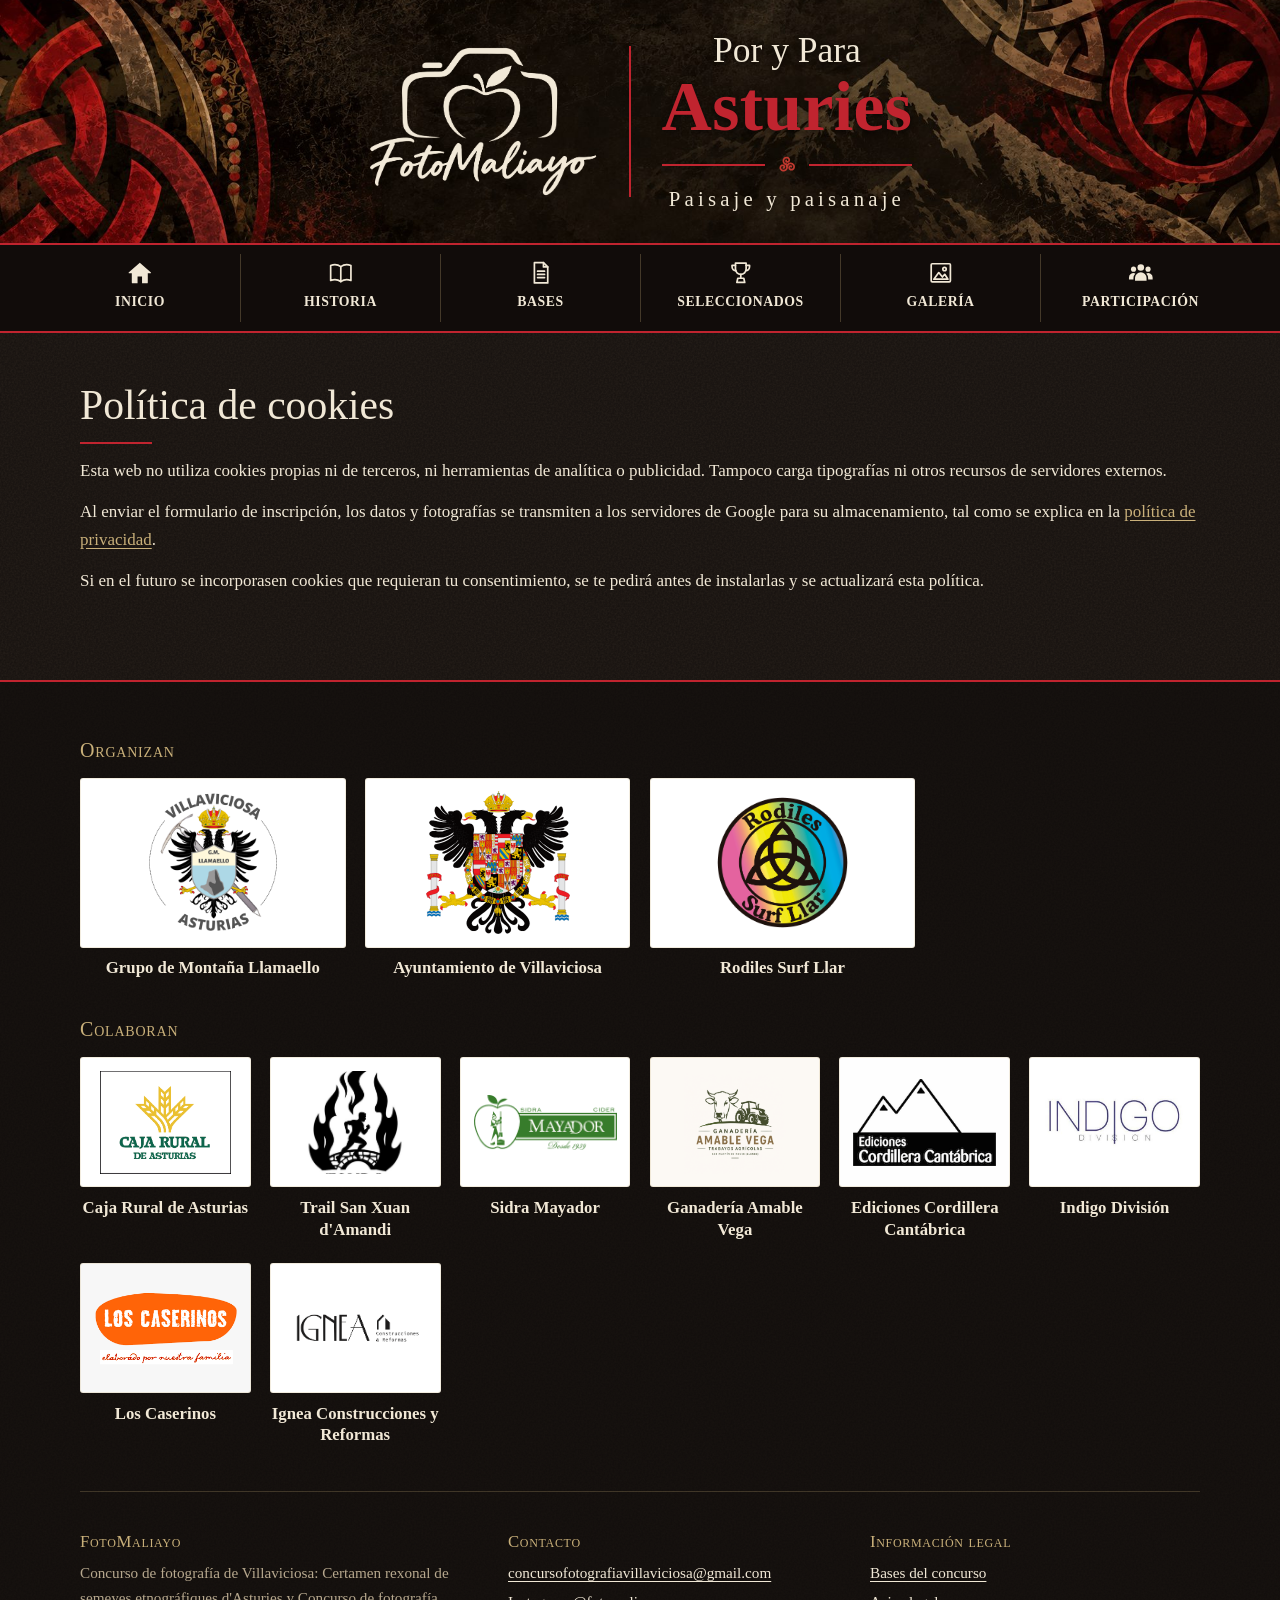
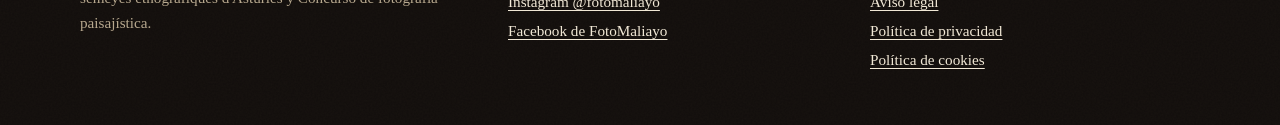
<file: cookies.html>
<!DOCTYPE html>
<html lang="es">

<head>
  <meta charset="utf-8">
  <meta name="viewport" content="width=device-width, initial-scale=1, viewport-fit=cover">
  <title>Política de cookies · FotoMaliayo</title>
  <meta name="description"
    content="Política de cookies de fotomaliayo.es: esta web no utiliza cookies propias ni de terceros ni herramientas de analítica o publicidad.">
  <link rel="canonical" href="https://fotomaliayo.es/cookies.html">
  <meta name="theme-color" content="#15100d">
  <link rel="icon" href="img/favicon.svg" type="image/svg+xml">
  <link rel="stylesheet" href="css/variables.css">
  <link rel="stylesheet" href="css/global.css">
  <link rel="stylesheet" href="css/componentes/documento.css">
  <script src="js/datos/config.js" defer></script>
  <script src="js/lib/utilidades.js" defer></script>
  <script src="js/componentes/sitio.js" defer></script>
  <script src="js/lib/texto.js" defer></script>
  <script src="js/lib/markdown.js" defer></script>
  <script src="js/componentes/documento.js" defer></script>
</head>

<body>
  <a class="skip" href="#contenido">Saltar al contenido</a>

  <header>
    <div class="banner">
      <a class="marca" href="./">
        <img src="img/logo-fotomaliayo.png" width="1298" height="849" alt="FotoMaliayo">
      </a>
      <p class="lema">
        <span class="por-y-para">Por y Para</span>
        <strong lang="ast">Asturies</strong>
        <span class="filete"><img src="img/decoracion/trisquel.svg" width="40" height="40" alt=""></span>
        <em>Paisaje y paisanaje</em>
      </p>
    </div>
    <nav aria-label="Principal">
      <a href="./">
        <svg viewBox="0 0 24 24" aria-hidden="true"><path class="relleno" d="M12 2.6 1.8 11.4a.6.6 0 0 0 .4 1.1H4.5V21a.8.8 0 0 0 .8.8h4.6v-6.3h4.2v6.3h4.6a.8.8 0 0 0 .8-.8v-8.5h2.3a.6.6 0 0 0 .4-1.1z"/></svg>
        Inicio
      </a>
      <a href="historia.html">
        <svg viewBox="0 0 24 24" aria-hidden="true"><path d="M2.5 5.2c3.3-1.3 6.5-1.1 9.5 1 3-2.1 6.2-2.3 9.5-1v14c-3.3-1.3-6.5-1.1-9.5 1-3-2.1-6.2-2.3-9.5-1z"/><path d="M12 6.2v14"/></svg>
        Historia
      </a>
      <a href="bases.html">
        <svg viewBox="0 0 24 24" aria-hidden="true"><path d="M6 2.5h8.5l4 4v15H6z"/><path d="M14.5 2.5v4h4"/><path d="M9 10.5h6.5M9 13.5h6.5M9 16.5h6.5"/></svg>
        Bases
      </a>
      <a href="seleccionados.html">
        <svg viewBox="0 0 24 24" aria-hidden="true"><path d="M7 3h10v5.5a5 5 0 0 1-10 0z"/><path d="M7 5H3.8v1.4A3.6 3.6 0 0 0 7.4 10M17 5h3.2v1.4A3.6 3.6 0 0 1 16.6 10"/><path d="M12 13.5v3.6"/><path d="M8.3 21h7.4l-.9-3.9H9.2z"/></svg>
        Seleccionados
      </a>
      <a href="galeria.html">
        <svg viewBox="0 0 24 24" aria-hidden="true"><rect x="3" y="3.5" width="18" height="17" rx="1"/><circle cx="15.5" cy="8.5" r="1.6"/><path d="m5.5 18 4.6-6.2 3.4 4.2 2.2-2.6 3 4.6z"/></svg>
        Galería
      </a>
      <a href="participar.html">
        <svg viewBox="0 0 24 24" aria-hidden="true"><g class="relleno"><circle cx="12" cy="7" r="3.1"/><circle cx="5.2" cy="8.6" r="2.4"/><circle cx="18.8" cy="8.6" r="2.4"/><path d="M6.6 19.5v-2.6a5.4 5.4 0 0 1 10.8 0v2.6z"/><path d="M5.1 18.3H.9v-1.8a4.2 4.2 0 0 1 6-3.8 7 7 0 0 0-1.8 4.3zM18.9 18.3h4.2v-1.8a4.2 4.2 0 0 0-6-3.8 7 7 0 0 1 1.8 4.3z"/></g></svg>
        Participación
      </a>
    </nav>
  </header>

  <main id="contenido">
    <!-- El texto se edita en data/cookies.md. Lo que hay dentro de <article> se genera con
     «node herramientas/generar-documentos.mjs» (ver GUIA-ACTUALIZACION.md). -->
    <article class="doc" data-md="data/cookies.md">
<h1 id="politica-de-cookies">Política de cookies</h1>
<p>Esta web no utiliza cookies propias ni de terceros, ni herramientas de analítica o publicidad. Tampoco carga tipografías ni otros recursos de servidores externos.</p>
<p>Al enviar el formulario de inscripción, los datos y fotografías se transmiten a los servidores de Google para su almacenamiento, tal como se explica en la <a href="privacidad.html">política de privacidad</a>.</p>
<p>Si en el futuro se incorporasen cookies que requieran tu consentimiento, se te pedirá antes de instalarlas y se actualizará esta política.</p>
</article>
  </main>

  <footer>
    <section class="entities" aria-label="Entidades organizadoras y colaboradoras">
      <div>
        <h2>Organizan</h2>
        <ul data-entidades="org"></ul>
      </div>
      <div>
        <h2>Colaboran</h2>
        <ul data-entidades="col"></ul>
      </div>
    </section>
    <div class="foot-grid">
      <section aria-labelledby="pie-fotomaliayo">
        <h2 id="pie-fotomaliayo">FotoMaliayo</h2>
        <p>
          Concurso de fotografía de Villaviciosa:
          <span lang="ast">Certamen rexonal de semeyes etnográfiques d'Asturies</span>
          y Concurso de fotografía paisajística.
        </p>
      </section>
      <section aria-labelledby="pie-contacto">
        <h2 id="pie-contacto">Contacto</h2>
        <ul>
          <li>
            <a href="mailto:concursofotografiavillaviciosa@gmail.com">concursofotografiavillaviciosa@gmail.com</a>
          </li>
          <li>
            <a href="https://www.instagram.com/fotomaliayo/" rel="noopener" target="_blank">Instagram @fotomaliayo</a>
          </li>
          <li>
            <a href="https://www.facebook.com/concursofotografiavillaviciosa" rel="noopener" target="_blank">
              Facebook de FotoMaliayo
            </a>
          </li>
        </ul>
      </section>
      <nav aria-labelledby="pie-legal">
        <h2 id="pie-legal">Información legal</h2>
        <ul>
          <li><a href="bases.html">Bases del concurso</a></li>
          <li><a href="aviso-legal.html">Aviso legal</a></li>
          <li><a href="privacidad.html">Política de privacidad</a></li>
          <li><a href="cookies.html">Política de cookies</a></li>
        </ul>
      </nav>
    </div>
  </footer>
</body>

</html>
</file>
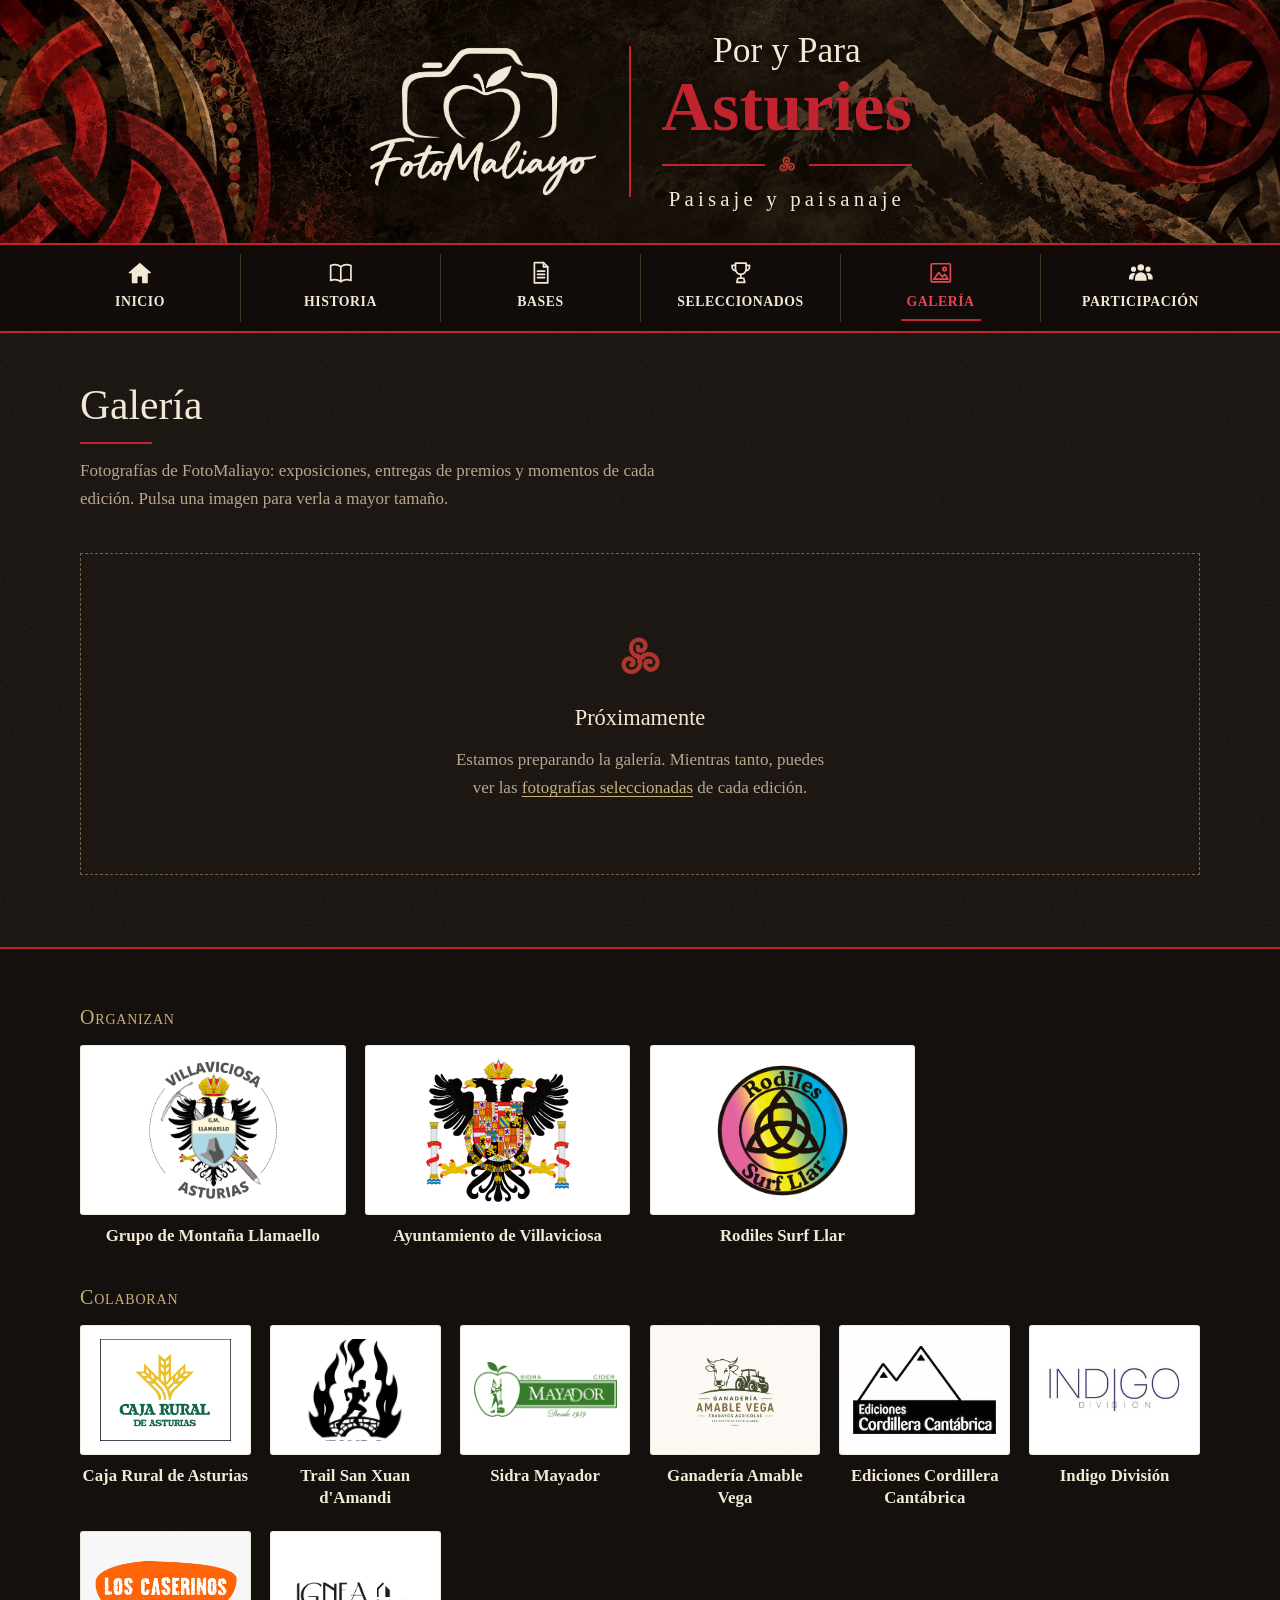
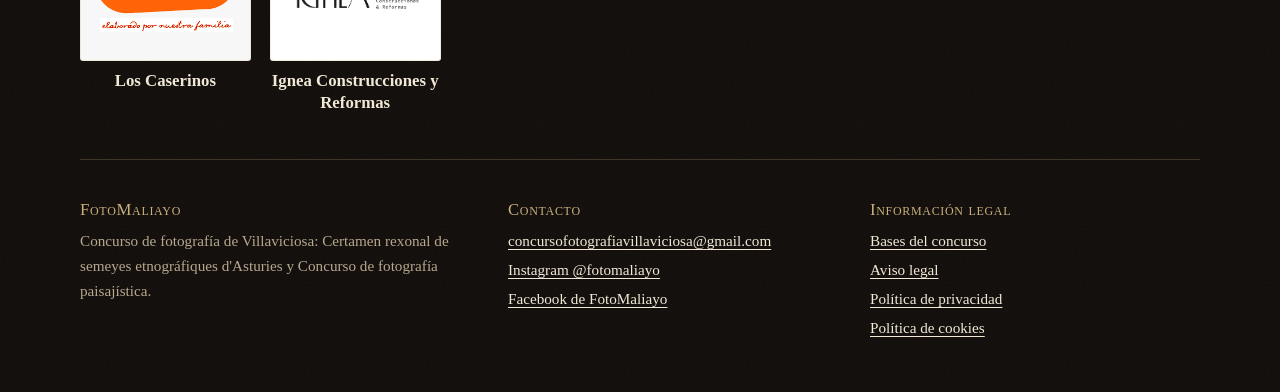
<file: galeria.html>
<!DOCTYPE html>
<html lang="es">

<head>
  <meta charset="utf-8">
  <meta name="viewport" content="width=device-width, initial-scale=1, viewport-fit=cover">
  <title>Galería · FotoMaliayo</title>
  <meta name="description"
    content="Galería de fotografías de FotoMaliayo, el concurso de fotografía de Villaviciosa (Asturias): exposiciones, entregas de premios y momentos de cada edición.">
  <link rel="canonical" href="https://fotomaliayo.es/galeria.html">
  <meta name="theme-color" content="#15100d">
  <meta property="og:type" content="website">
  <meta property="og:site_name" content="FotoMaliayo">
  <meta property="og:locale" content="es_ES">
  <meta property="og:title" content="Galería de FotoMaliayo">
  <meta property="og:description"
    content="Galería de fotografías de FotoMaliayo, el concurso de fotografía de Villaviciosa (Asturias): exposiciones, entregas de premios y momentos de cada edición.">
  <meta property="og:url" content="https://fotomaliayo.es/galeria.html">
  <meta property="og:image" content="https://fotomaliayo.es/img/cartel-2026.jpg">
  <meta property="og:image:alt" content="Cartel de FotoMaliayo 2026">
  <meta name="twitter:card" content="summary_large_image">
  <link rel="icon" href="img/favicon.svg" type="image/svg+xml">
  <link rel="stylesheet" href="css/variables.css">
  <link rel="stylesheet" href="css/global.css">
  <link rel="stylesheet" href="css/componentes/lightbox.css">
  <link rel="stylesheet" href="css/paginas/galeria.css">
  <script src="js/datos/config.js" defer></script>
  <script src="js/lib/utilidades.js" defer></script>
  <script src="js/componentes/sitio.js" defer></script>
  <script src="js/datos/galeria.js" defer></script>
  <script src="js/componentes/lightbox.js" defer></script>
  <script src="js/paginas/galeria.js" defer></script>
</head>

<body>
  <a class="skip" href="#contenido">Saltar al contenido</a>

  <header>
    <div class="banner">
      <a class="marca" href="./">
        <img src="img/logo-fotomaliayo.png" width="1298" height="849" alt="FotoMaliayo">
      </a>
      <p class="lema">
        <span class="por-y-para">Por y Para</span>
        <strong lang="ast">Asturies</strong>
        <span class="filete"><img src="img/decoracion/trisquel.svg" width="40" height="40" alt=""></span>
        <em>Paisaje y paisanaje</em>
      </p>
    </div>
    <nav aria-label="Principal">
      <a href="./">
        <svg viewBox="0 0 24 24" aria-hidden="true"><path class="relleno" d="M12 2.6 1.8 11.4a.6.6 0 0 0 .4 1.1H4.5V21a.8.8 0 0 0 .8.8h4.6v-6.3h4.2v6.3h4.6a.8.8 0 0 0 .8-.8v-8.5h2.3a.6.6 0 0 0 .4-1.1z"/></svg>
        Inicio
      </a>
      <a href="historia.html">
        <svg viewBox="0 0 24 24" aria-hidden="true"><path d="M2.5 5.2c3.3-1.3 6.5-1.1 9.5 1 3-2.1 6.2-2.3 9.5-1v14c-3.3-1.3-6.5-1.1-9.5 1-3-2.1-6.2-2.3-9.5-1z"/><path d="M12 6.2v14"/></svg>
        Historia
      </a>
      <a href="bases.html">
        <svg viewBox="0 0 24 24" aria-hidden="true"><path d="M6 2.5h8.5l4 4v15H6z"/><path d="M14.5 2.5v4h4"/><path d="M9 10.5h6.5M9 13.5h6.5M9 16.5h6.5"/></svg>
        Bases
      </a>
      <a href="seleccionados.html">
        <svg viewBox="0 0 24 24" aria-hidden="true"><path d="M7 3h10v5.5a5 5 0 0 1-10 0z"/><path d="M7 5H3.8v1.4A3.6 3.6 0 0 0 7.4 10M17 5h3.2v1.4A3.6 3.6 0 0 1 16.6 10"/><path d="M12 13.5v3.6"/><path d="M8.3 21h7.4l-.9-3.9H9.2z"/></svg>
        Seleccionados
      </a>
      <a href="galeria.html" aria-current="page">
        <svg viewBox="0 0 24 24" aria-hidden="true"><rect x="3" y="3.5" width="18" height="17" rx="1"/><circle cx="15.5" cy="8.5" r="1.6"/><path d="m5.5 18 4.6-6.2 3.4 4.2 2.2-2.6 3 4.6z"/></svg>
        Galería
      </a>
      <a href="participar.html">
        <svg viewBox="0 0 24 24" aria-hidden="true"><g class="relleno"><circle cx="12" cy="7" r="3.1"/><circle cx="5.2" cy="8.6" r="2.4"/><circle cx="18.8" cy="8.6" r="2.4"/><path d="M6.6 19.5v-2.6a5.4 5.4 0 0 1 10.8 0v2.6z"/><path d="M5.1 18.3H.9v-1.8a4.2 4.2 0 0 1 6-3.8 7 7 0 0 0-1.8 4.3zM18.9 18.3h4.2v-1.8a4.2 4.2 0 0 0-6-3.8 7 7 0 0 1 1.8 4.3z"/></g></svg>
        Participación
      </a>
    </nav>
  </header>

  <main id="contenido">
    <h1>Galería</h1>
    <p class="prose muted">Fotografías de FotoMaliayo: exposiciones, entregas de premios y momentos de cada edición. Pulsa
      una imagen para verla a mayor tamaño.</p>

    <!-- Las fotografías se añaden en js/datos/galeria.js -->
    <div id="galeria-vacia" class="vacia">
      <img src="img/decoracion/trisquel.svg" width="64" height="64" alt="">
      <strong>Próximamente</strong>
      <p>Estamos preparando la galería. Mientras tanto, puedes ver las <a href="seleccionados.html">fotografías
          seleccionadas</a> de cada edición.</p>
    </div>
    <div id="galeria" class="mosaico" hidden></div>
    <noscript>
      <p class="prose">Para ver la galería necesitas tener JavaScript activado en el navegador.</p>
    </noscript>

    <!-- Plantilla de cada fotografía; la usa js/paginas/galeria.js -->
    <template id="tpl-foto">
      <figure>
        <button type="button" aria-haspopup="dialog"><img src="" alt="" loading="lazy"></button>
        <figcaption></figcaption>
      </figure>
    </template>
  </main>

  <dialog id="lightbox" aria-label="Fotografía ampliada">
    <form method="dialog">
      <button class="btn ghost">Cerrar</button>
    </form>
    <figure>
      <figcaption></figcaption>
    </figure>
  </dialog>
  <footer>
    <section class="entities" aria-label="Entidades organizadoras y colaboradoras">
      <div>
        <h2>Organizan</h2>
        <ul data-entidades="org"></ul>
      </div>
      <div>
        <h2>Colaboran</h2>
        <ul data-entidades="col"></ul>
      </div>
    </section>
    <div class="foot-grid">
      <section aria-labelledby="pie-fotomaliayo">
        <h2 id="pie-fotomaliayo">FotoMaliayo</h2>
        <p>
          Concurso de fotografía de Villaviciosa:
          <span lang="ast">Certamen rexonal de semeyes etnográfiques d'Asturies</span>
          y Concurso de fotografía paisajística.
        </p>
      </section>
      <section aria-labelledby="pie-contacto">
        <h2 id="pie-contacto">Contacto</h2>
        <ul>
          <li>
            <a href="mailto:concursofotografiavillaviciosa@gmail.com">concursofotografiavillaviciosa@gmail.com</a>
          </li>
          <li>
            <a href="https://www.instagram.com/fotomaliayo/" rel="noopener" target="_blank">Instagram @fotomaliayo</a>
          </li>
          <li>
            <a href="https://www.facebook.com/concursofotografiavillaviciosa" rel="noopener" target="_blank">
              Facebook de FotoMaliayo
            </a>
          </li>
        </ul>
      </section>
      <nav aria-labelledby="pie-legal">
        <h2 id="pie-legal">Información legal</h2>
        <ul>
          <li><a href="bases.html">Bases del concurso</a></li>
          <li><a href="aviso-legal.html">Aviso legal</a></li>
          <li><a href="privacidad.html">Política de privacidad</a></li>
          <li><a href="cookies.html">Política de cookies</a></li>
        </ul>
      </nav>
    </div>
  </footer>
</body>

</html>
</file>
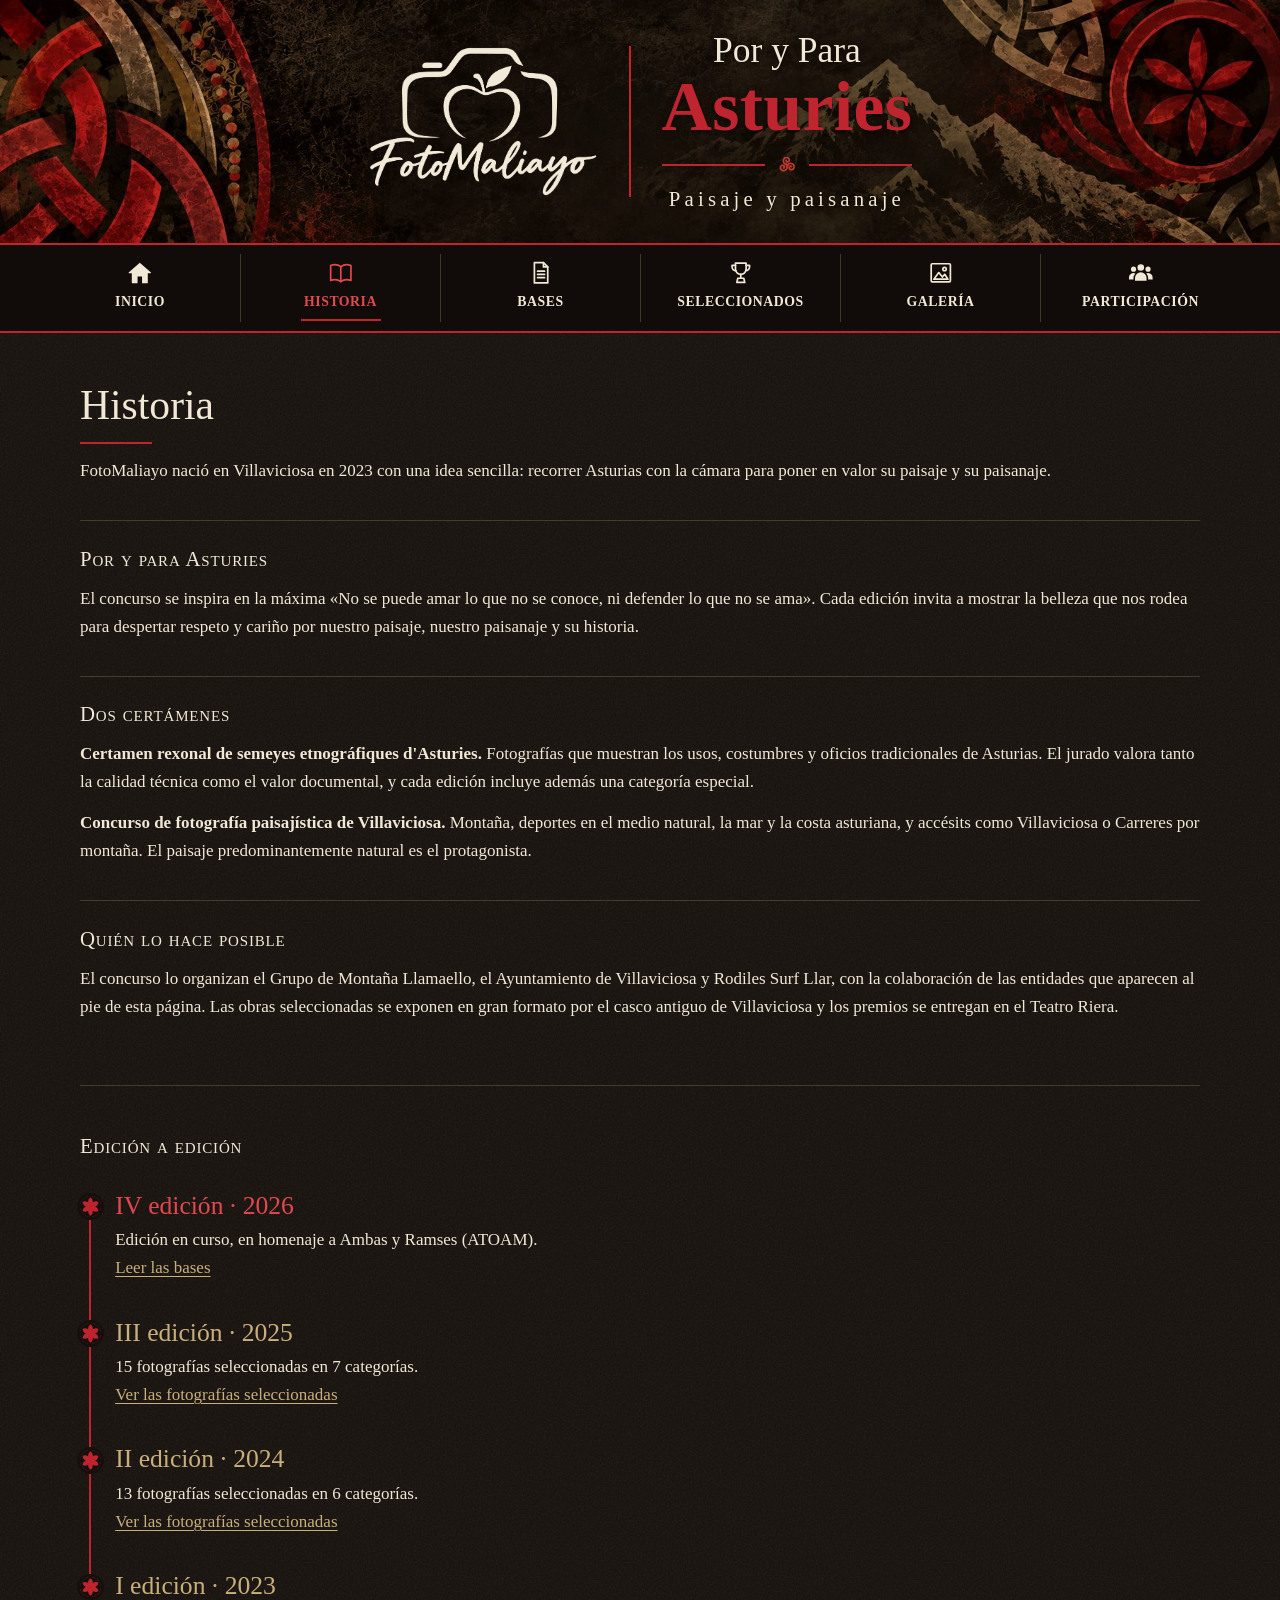
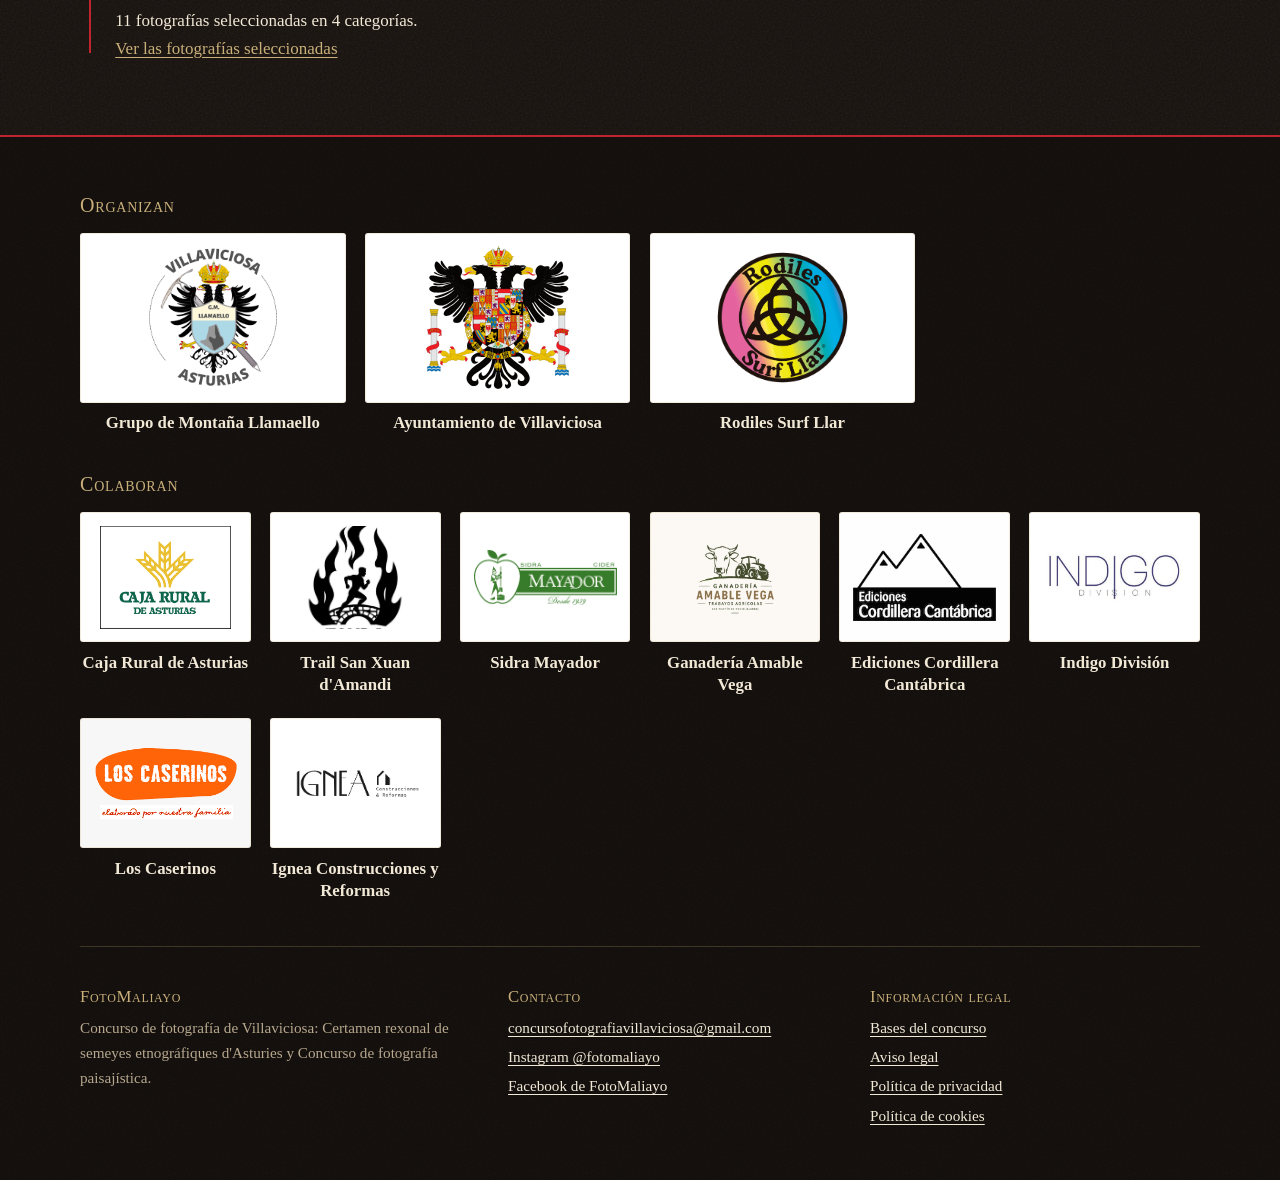
<file: historia.html>
<!DOCTYPE html>
<html lang="es">

<head>
  <meta charset="utf-8">
  <meta name="viewport" content="width=device-width, initial-scale=1, viewport-fit=cover">
  <title>Historia · FotoMaliayo</title>
  <meta name="description"
    content="Historia de FotoMaliayo, el concurso de fotografía etnográfica y paisajística de Villaviciosa (Asturias): su origen, sus certámenes y todas sus ediciones.">
  <link rel="canonical" href="https://fotomaliayo.es/historia.html">
  <meta name="theme-color" content="#15100d">
  <meta property="og:type" content="website">
  <meta property="og:site_name" content="FotoMaliayo">
  <meta property="og:locale" content="es_ES">
  <meta property="og:title" content="Historia de FotoMaliayo">
  <meta property="og:description"
    content="Historia de FotoMaliayo, el concurso de fotografía etnográfica y paisajística de Villaviciosa (Asturias): su origen, sus certámenes y todas sus ediciones.">
  <meta property="og:url" content="https://fotomaliayo.es/historia.html">
  <meta property="og:image" content="https://fotomaliayo.es/img/cartel-2026.jpg">
  <meta property="og:image:alt" content="Cartel de FotoMaliayo 2026">
  <meta name="twitter:card" content="summary_large_image">
  <link rel="icon" href="img/favicon.svg" type="image/svg+xml">
  <link rel="stylesheet" href="css/variables.css">
  <link rel="stylesheet" href="css/global.css">
  <link rel="stylesheet" href="css/componentes/documento.css">
  <link rel="stylesheet" href="css/paginas/historia.css">
  <script src="js/datos/config.js" defer></script>
  <script src="js/lib/utilidades.js" defer></script>
  <script src="js/componentes/sitio.js" defer></script>
  <script src="js/lib/texto.js" defer></script>
  <script src="js/lib/markdown.js" defer></script>
  <script src="js/componentes/documento.js" defer></script>
  <script src="js/datos/seleccionados.js" defer></script>
  <script src="js/paginas/historia.js" defer></script>
</head>

<body>
  <a class="skip" href="#contenido">Saltar al contenido</a>

  <header>
    <div class="banner">
      <a class="marca" href="./">
        <img src="img/logo-fotomaliayo.png" width="1298" height="849" alt="FotoMaliayo">
      </a>
      <p class="lema">
        <span class="por-y-para">Por y Para</span>
        <strong lang="ast">Asturies</strong>
        <span class="filete"><img src="img/decoracion/trisquel.svg" width="40" height="40" alt=""></span>
        <em>Paisaje y paisanaje</em>
      </p>
    </div>
    <nav aria-label="Principal">
      <a href="./">
        <svg viewBox="0 0 24 24" aria-hidden="true"><path class="relleno" d="M12 2.6 1.8 11.4a.6.6 0 0 0 .4 1.1H4.5V21a.8.8 0 0 0 .8.8h4.6v-6.3h4.2v6.3h4.6a.8.8 0 0 0 .8-.8v-8.5h2.3a.6.6 0 0 0 .4-1.1z"/></svg>
        Inicio
      </a>
      <a href="historia.html" aria-current="page">
        <svg viewBox="0 0 24 24" aria-hidden="true"><path d="M2.5 5.2c3.3-1.3 6.5-1.1 9.5 1 3-2.1 6.2-2.3 9.5-1v14c-3.3-1.3-6.5-1.1-9.5 1-3-2.1-6.2-2.3-9.5-1z"/><path d="M12 6.2v14"/></svg>
        Historia
      </a>
      <a href="bases.html">
        <svg viewBox="0 0 24 24" aria-hidden="true"><path d="M6 2.5h8.5l4 4v15H6z"/><path d="M14.5 2.5v4h4"/><path d="M9 10.5h6.5M9 13.5h6.5M9 16.5h6.5"/></svg>
        Bases
      </a>
      <a href="seleccionados.html">
        <svg viewBox="0 0 24 24" aria-hidden="true"><path d="M7 3h10v5.5a5 5 0 0 1-10 0z"/><path d="M7 5H3.8v1.4A3.6 3.6 0 0 0 7.4 10M17 5h3.2v1.4A3.6 3.6 0 0 1 16.6 10"/><path d="M12 13.5v3.6"/><path d="M8.3 21h7.4l-.9-3.9H9.2z"/></svg>
        Seleccionados
      </a>
      <a href="galeria.html">
        <svg viewBox="0 0 24 24" aria-hidden="true"><rect x="3" y="3.5" width="18" height="17" rx="1"/><circle cx="15.5" cy="8.5" r="1.6"/><path d="m5.5 18 4.6-6.2 3.4 4.2 2.2-2.6 3 4.6z"/></svg>
        Galería
      </a>
      <a href="participar.html">
        <svg viewBox="0 0 24 24" aria-hidden="true"><g class="relleno"><circle cx="12" cy="7" r="3.1"/><circle cx="5.2" cy="8.6" r="2.4"/><circle cx="18.8" cy="8.6" r="2.4"/><path d="M6.6 19.5v-2.6a5.4 5.4 0 0 1 10.8 0v2.6z"/><path d="M5.1 18.3H.9v-1.8a4.2 4.2 0 0 1 6-3.8 7 7 0 0 0-1.8 4.3zM18.9 18.3h4.2v-1.8a4.2 4.2 0 0 0-6-3.8 7 7 0 0 1 1.8 4.3z"/></g></svg>
        Participación
      </a>
    </nav>
  </header>

  <main id="contenido">
    <!-- El texto se edita en data/historia.md. Lo que hay dentro de <article> se genera con
     «node herramientas/generar-documentos.mjs» (ver GUIA-ACTUALIZACION.md). -->
    <article class="doc" data-md="data/historia.md">
<h1 id="historia">Historia</h1>
<p>FotoMaliayo nació en Villaviciosa en 2023 con una idea sencilla: recorrer Asturias con la cámara para poner en valor su paisaje y su paisanaje.</p>
<h2 id="por-y-para-asturies">Por y para Asturies</h2>
<p>El concurso se inspira en la máxima «No se puede amar lo que no se conoce, ni defender lo que no se ama». Cada edición invita a mostrar la belleza que nos rodea para despertar respeto y cariño por nuestro paisaje, nuestro paisanaje y su historia.</p>
<h2 id="dos-certamenes">Dos certámenes</h2>
<p><strong>Certamen rexonal de semeyes etnográfiques d&#39;Asturies.</strong> Fotografías que muestran los usos, costumbres y oficios tradicionales de Asturias. El jurado valora tanto la calidad técnica como el valor documental, y cada edición incluye además una categoría especial.</p>
<p><strong>Concurso de fotografía paisajística de Villaviciosa.</strong> Montaña, deportes en el medio natural, la mar y la costa asturiana, y accésits como Villaviciosa o Carreres por montaña. El paisaje predominantemente natural es el protagonista.</p>
<h2 id="quien-lo-hace-posible">Quién lo hace posible</h2>
<p>El concurso lo organizan el Grupo de Montaña Llamaello, el Ayuntamiento de Villaviciosa y Rodiles Surf Llar, con la colaboración de las entidades que aparecen al pie de esta página. Las obras seleccionadas se exponen en gran formato por el casco antiguo de Villaviciosa y los premios se entregan en el Teatro Riera.</p>
</article>

    <!-- La línea del tiempo se crea con js/paginas/historia.js a partir de js/datos/config.js
     y js/datos/seleccionados.js -->
    <section class="ediciones" aria-labelledby="t-ediciones">
      <h2 id="t-ediciones">Edición a edición</h2>
      <ol id="lista-ediciones"></ol>
    </section>

    <!-- Plantilla de cada edición; la usa js/paginas/historia.js -->
    <template id="tpl-edicion">
      <li>
        <strong>Edición</strong>
        <p></p>
        <a>Ver las fotografías seleccionadas</a>
      </li>
    </template>
  </main>

  <footer>
    <section class="entities" aria-label="Entidades organizadoras y colaboradoras">
      <div>
        <h2>Organizan</h2>
        <ul data-entidades="org"></ul>
      </div>
      <div>
        <h2>Colaboran</h2>
        <ul data-entidades="col"></ul>
      </div>
    </section>
    <div class="foot-grid">
      <section aria-labelledby="pie-fotomaliayo">
        <h2 id="pie-fotomaliayo">FotoMaliayo</h2>
        <p>
          Concurso de fotografía de Villaviciosa:
          <span lang="ast">Certamen rexonal de semeyes etnográfiques d'Asturies</span>
          y Concurso de fotografía paisajística.
        </p>
      </section>
      <section aria-labelledby="pie-contacto">
        <h2 id="pie-contacto">Contacto</h2>
        <ul>
          <li>
            <a href="mailto:concursofotografiavillaviciosa@gmail.com">concursofotografiavillaviciosa@gmail.com</a>
          </li>
          <li>
            <a href="https://www.instagram.com/fotomaliayo/" rel="noopener" target="_blank">Instagram @fotomaliayo</a>
          </li>
          <li>
            <a href="https://www.facebook.com/concursofotografiavillaviciosa" rel="noopener" target="_blank">
              Facebook de FotoMaliayo
            </a>
          </li>
        </ul>
      </section>
      <nav aria-labelledby="pie-legal">
        <h2 id="pie-legal">Información legal</h2>
        <ul>
          <li><a href="bases.html">Bases del concurso</a></li>
          <li><a href="aviso-legal.html">Aviso legal</a></li>
          <li><a href="privacidad.html">Política de privacidad</a></li>
          <li><a href="cookies.html">Política de cookies</a></li>
        </ul>
      </nav>
    </div>
  </footer>
</body>

</html>
</file>
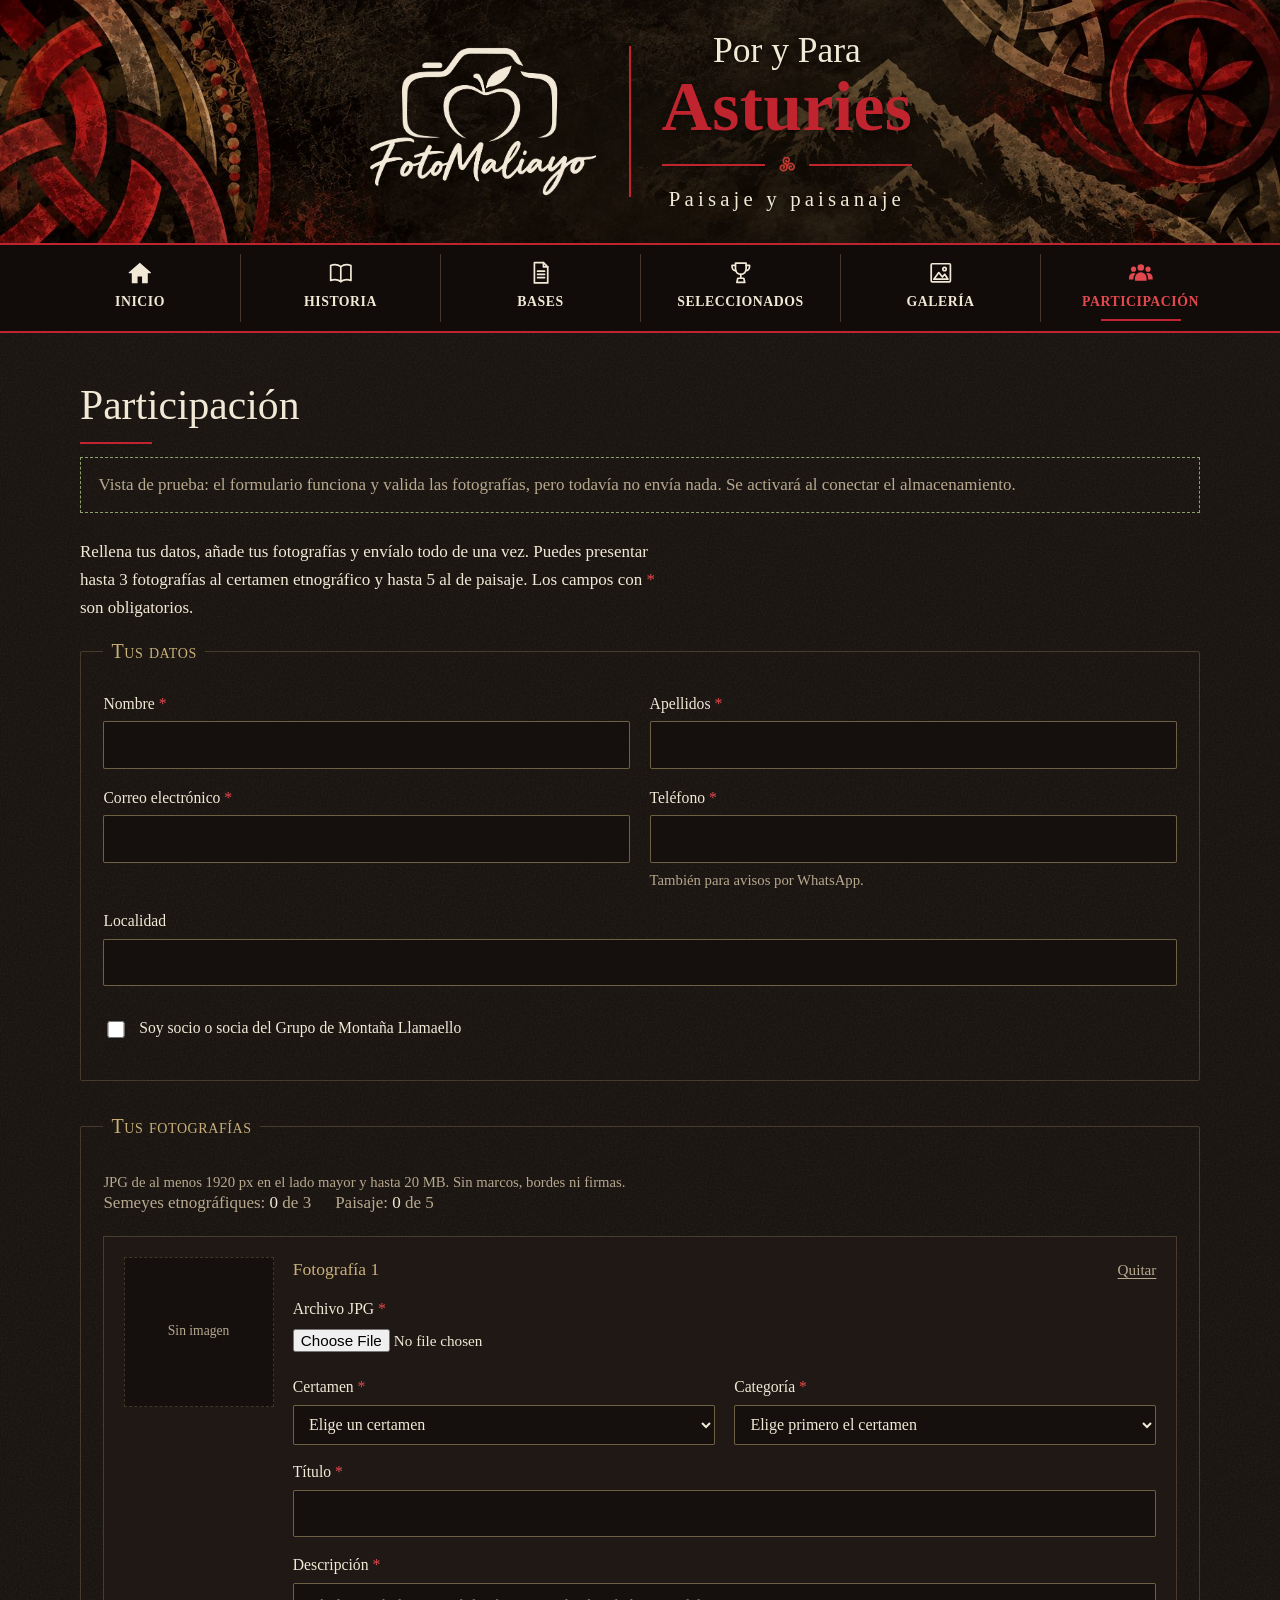
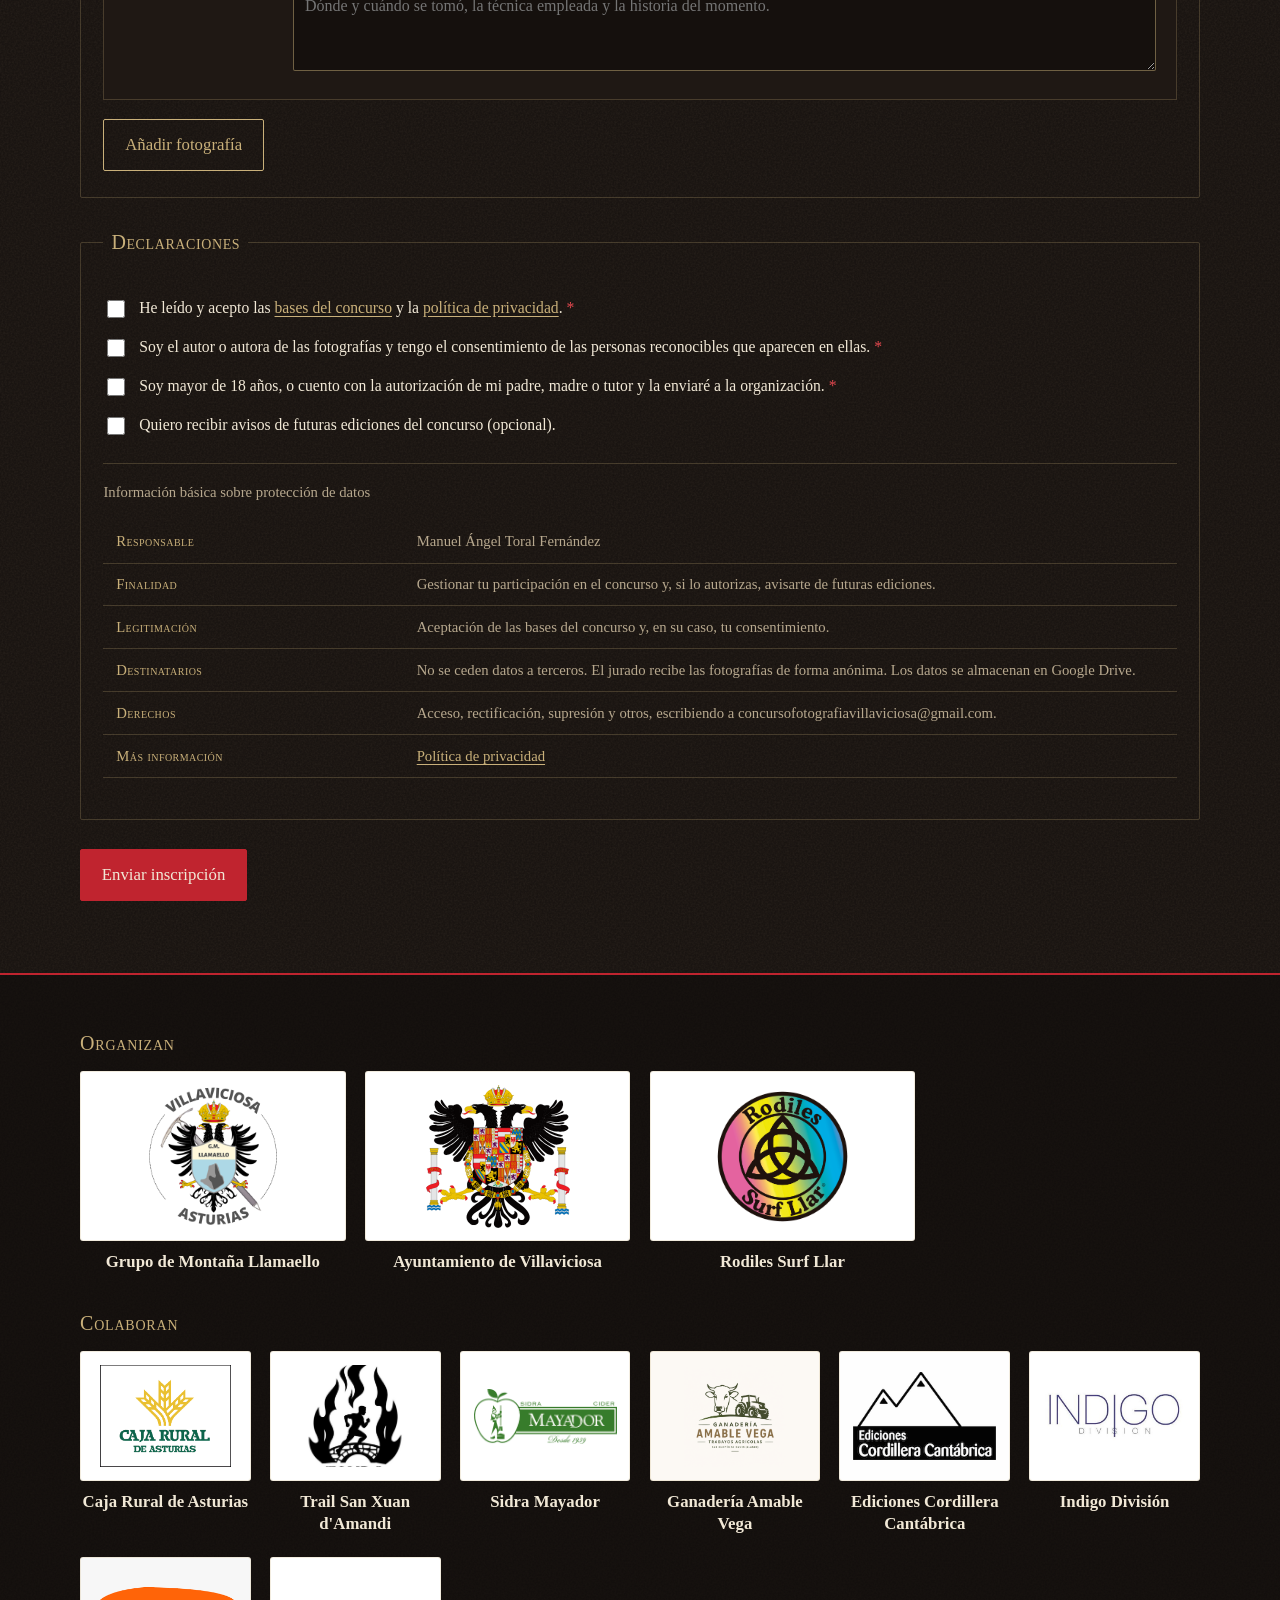
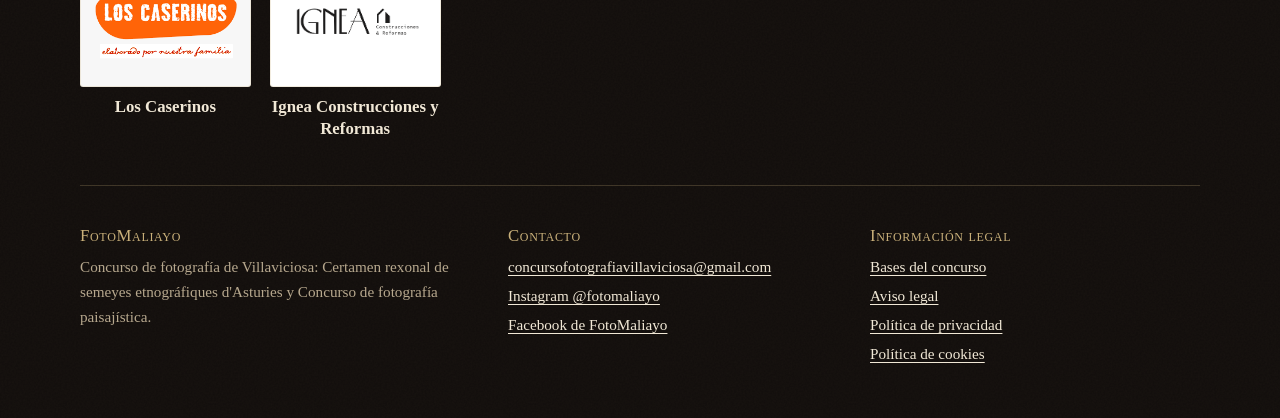
<file: participar.html>
<!DOCTYPE html>
<html lang="es">

<head>
  <meta charset="utf-8">
  <meta name="viewport" content="width=device-width, initial-scale=1, viewport-fit=cover">
  <title>Participación · FotoMaliayo</title>
  <meta name="description"
    content="Formulario de inscripción de FotoMaliayo: envía tus fotografías al Certamen de semeyes etnográfiques y al Concurso de fotografía paisajística de Villaviciosa.">
  <link rel="canonical" href="https://fotomaliayo.es/participar.html">
  <meta name="theme-color" content="#15100d">
  <meta property="og:type" content="website">
  <meta property="og:site_name" content="FotoMaliayo">
  <meta property="og:locale" content="es_ES">
  <meta property="og:title" content="Participa en FotoMaliayo">
  <meta property="og:description"
    content="Formulario de inscripción de FotoMaliayo: envía tus fotografías al Certamen de semeyes etnográfiques y al Concurso de fotografía paisajística de Villaviciosa.">
  <meta property="og:url" content="https://fotomaliayo.es/participar.html">
  <meta property="og:image" content="https://fotomaliayo.es/img/cartel-2026.jpg">
  <meta property="og:image:alt" content="Cartel de FotoMaliayo 2026">
  <meta name="twitter:card" content="summary_large_image">
  <link rel="icon" href="img/favicon.svg" type="image/svg+xml">
  <link rel="stylesheet" href="css/variables.css">
  <link rel="stylesheet" href="css/global.css">
  <link rel="stylesheet" href="css/paginas/participar.css">
  <script src="js/datos/config.js" defer></script>
  <script src="js/lib/utilidades.js" defer></script>
  <script src="js/componentes/sitio.js" defer></script>
  <script src="js/paginas/participar.js" defer></script>
</head>

<body>
  <a class="skip" href="#contenido">Saltar al contenido</a>

  <header>
    <div class="banner">
      <a class="marca" href="./">
        <img src="img/logo-fotomaliayo.png" width="1298" height="849" alt="FotoMaliayo">
      </a>
      <p class="lema">
        <span class="por-y-para">Por y Para</span>
        <strong lang="ast">Asturies</strong>
        <span class="filete"><img src="img/decoracion/trisquel.svg" width="40" height="40" alt=""></span>
        <em>Paisaje y paisanaje</em>
      </p>
    </div>
    <nav aria-label="Principal">
      <a href="./">
        <svg viewBox="0 0 24 24" aria-hidden="true"><path class="relleno" d="M12 2.6 1.8 11.4a.6.6 0 0 0 .4 1.1H4.5V21a.8.8 0 0 0 .8.8h4.6v-6.3h4.2v6.3h4.6a.8.8 0 0 0 .8-.8v-8.5h2.3a.6.6 0 0 0 .4-1.1z"/></svg>
        Inicio
      </a>
      <a href="historia.html">
        <svg viewBox="0 0 24 24" aria-hidden="true"><path d="M2.5 5.2c3.3-1.3 6.5-1.1 9.5 1 3-2.1 6.2-2.3 9.5-1v14c-3.3-1.3-6.5-1.1-9.5 1-3-2.1-6.2-2.3-9.5-1z"/><path d="M12 6.2v14"/></svg>
        Historia
      </a>
      <a href="bases.html">
        <svg viewBox="0 0 24 24" aria-hidden="true"><path d="M6 2.5h8.5l4 4v15H6z"/><path d="M14.5 2.5v4h4"/><path d="M9 10.5h6.5M9 13.5h6.5M9 16.5h6.5"/></svg>
        Bases
      </a>
      <a href="seleccionados.html">
        <svg viewBox="0 0 24 24" aria-hidden="true"><path d="M7 3h10v5.5a5 5 0 0 1-10 0z"/><path d="M7 5H3.8v1.4A3.6 3.6 0 0 0 7.4 10M17 5h3.2v1.4A3.6 3.6 0 0 1 16.6 10"/><path d="M12 13.5v3.6"/><path d="M8.3 21h7.4l-.9-3.9H9.2z"/></svg>
        Seleccionados
      </a>
      <a href="galeria.html">
        <svg viewBox="0 0 24 24" aria-hidden="true"><rect x="3" y="3.5" width="18" height="17" rx="1"/><circle cx="15.5" cy="8.5" r="1.6"/><path d="m5.5 18 4.6-6.2 3.4 4.2 2.2-2.6 3 4.6z"/></svg>
        Galería
      </a>
      <a href="participar.html" aria-current="page">
        <svg viewBox="0 0 24 24" aria-hidden="true"><g class="relleno"><circle cx="12" cy="7" r="3.1"/><circle cx="5.2" cy="8.6" r="2.4"/><circle cx="18.8" cy="8.6" r="2.4"/><path d="M6.6 19.5v-2.6a5.4 5.4 0 0 1 10.8 0v2.6z"/><path d="M5.1 18.3H.9v-1.8a4.2 4.2 0 0 1 6-3.8 7 7 0 0 0-1.8 4.3zM18.9 18.3h4.2v-1.8a4.2 4.2 0 0 0-6-3.8 7 7 0 0 1 1.8 4.3z"/></g></svg>
        Participación
      </a>
    </nav>
  </header>

  <main id="contenido">
    <h1>Participación</h1>

    <div id="cerrada" class="prose" hidden>
      <p>El plazo de inscripción de la edición <span data-config="edicion">2026</span> terminó el <span
          data-fecha-limite></span>.</p>
      <p>Las bases de la próxima edición se publicarán en esta web y en las redes sociales del concurso. Mientras tanto,
        puedes ver los <a href="seleccionados.html">fotografías seleccionadas de ediciones anteriores</a>.</p>
    </div>

    <noscript>
      <p class="prose">Para enviar tu inscripción necesitas tener JavaScript activado en el navegador. Si no puedes
        activarlo, escribe a <a
          href="mailto:concursofotografiavillaviciosa@gmail.com">concursofotografiavillaviciosa@gmail.com</a>.</p>
    </noscript>

    <p id="aviso-prueba" class="demo" hidden>Vista de prueba: el formulario funciona y valida las fotografías, pero
      todavía no envía nada. Se activará al conectar el almacenamiento.</p>

    <form id="inscripcion" novalidate hidden>
      <p class="prose">Rellena tus datos, añade tus fotografías y envíalo todo de una vez. Puedes presentar hasta <span
          data-config="certamenes.etno.max">3</span> fotografías al certamen etnográfico y hasta <span
          data-config="certamenes.paisaje.max">5</span> al de paisaje. Los campos con <span class="req">*</span> son
        obligatorios.</p>

      <div id="errores" class="errors" tabindex="-1" hidden>
        <p></p>
        <ul></ul>
      </div>

      <fieldset>
        <legend>Tus datos</legend>
        <div class="grid">
          <div>
            <label for="nombre">Nombre <span class="req" aria-hidden="true">*</span></label>
            <input id="nombre" name="nombre" type="text" autocomplete="given-name" required>
          </div>
          <div>
            <label for="apellidos">Apellidos <span class="req" aria-hidden="true">*</span></label>
            <input id="apellidos" name="apellidos" type="text" autocomplete="family-name" required>
          </div>
          <div>
            <label for="email">Correo electrónico <span class="req" aria-hidden="true">*</span></label>
            <input id="email" name="email" type="email" autocomplete="email" required>
          </div>
          <div>
            <label for="telefono">Teléfono <span class="req" aria-hidden="true">*</span></label>
            <input id="telefono" name="telefono" type="tel" autocomplete="tel" required
              aria-describedby="telefono-ayuda">
            <p class="hint" id="telefono-ayuda">También para avisos por WhatsApp.</p>
          </div>
          <div class="full">
            <label for="localidad">Localidad</label>
            <input id="localidad" name="localidad" type="text" autocomplete="address-level2">
          </div>
          <div class="full">
            <div class="check">
              <input id="socio" name="socio" type="checkbox">
              <label for="socio">Soy socio o socia del Grupo de Montaña Llamaello</label>
            </div>
            <div id="socio-num" hidden>
              <label for="numSocio">Número de socio</label>
              <input id="numSocio" name="numSocio" type="text">
            </div>
          </div>
        </div>
        <div class="hp" aria-hidden="true">
          <label for="web">No rellenes este campo</label>
          <input id="web" name="web" type="text" tabindex="-1" autocomplete="off">
        </div>
      </fieldset>

      <fieldset>
        <legend>Tus fotografías</legend>
        <p class="hint">JPG de al menos <span data-config="minLado">1920</span> px en el lado mayor y hasta <span
            data-config="maxMB">20</span> MB. Sin marcos, bordes ni firmas.</p>
        <p class="counters" aria-live="polite">
          <span><span lang="ast">Semeyes etnográfiques</span>: <strong id="contador-etno">0</strong> de <span
              data-config="certamenes.etno.max">3</span></span>
          <span>Paisaje: <strong id="contador-paisaje">0</strong> de <span
              data-config="certamenes.paisaje.max">5</span></span>
        </p>
        <div id="fotos"></div>
        <button type="button" class="btn ghost" id="anadir">Añadir fotografía</button>
      </fieldset>

      <fieldset>
        <legend>Declaraciones</legend>
        <div class="check">
          <input id="d-bases" type="checkbox" required>
          <label for="d-bases">He leído y acepto las <a href="bases.html" target="_blank">bases del concurso</a> y la <a
              href="privacidad.html" target="_blank">política de privacidad</a>. <span class="req"
              aria-hidden="true">*</span></label>
        </div>
        <div class="check">
          <input id="d-autor" type="checkbox" required>
          <label for="d-autor">Soy el autor o autora de las fotografías y tengo el consentimiento de las personas
            reconocibles que aparecen en ellas. <span class="req" aria-hidden="true">*</span></label>
        </div>
        <div class="check">
          <input id="d-edad" type="checkbox" required>
          <label for="d-edad">Soy mayor de 18 años, o cuento con la autorización de mi padre, madre o tutor y la enviaré
            a la organización. <span class="req" aria-hidden="true">*</span></label>
        </div>
        <div class="check">
          <input id="d-news" type="checkbox">
          <label for="d-news">Quiero recibir avisos de futuras ediciones del concurso (opcional).</label>
        </div>

        <div class="layer">
          <p id="capa-datos">Información básica sobre protección de datos</p>
          <div class="table-scroll">
            <table aria-labelledby="capa-datos">
              <tbody>
                <tr>
                  <th scope="row">Responsable</th>
                  <td data-config="titular.nombre">Manuel Ángel Toral Fernández</td>
                </tr>
                <tr>
                  <th scope="row">Finalidad</th>
                  <td>Gestionar tu participación en el concurso y, si lo autorizas, avisarte de futuras ediciones.</td>
                </tr>
                <tr>
                  <th scope="row">Legitimación</th>
                  <td>Aceptación de las bases del concurso y, en su caso, tu consentimiento.</td>
                </tr>
                <tr>
                  <th scope="row">Destinatarios</th>
                  <td>No se ceden datos a terceros. El jurado recibe las fotografías de forma anónima. Los datos se
                    almacenan en Google Drive.</td>
                </tr>
                <tr>
                  <th scope="row">Derechos</th>
                  <td>Acceso, rectificación, supresión y otros, escribiendo a <span
                      data-config="email">concursofotografiavillaviciosa@gmail.com</span>.</td>
                </tr>
                <tr>
                  <th scope="row">Más información</th>
                  <td><a href="privacidad.html" target="_blank">Política de privacidad</a></td>
                </tr>
              </tbody>
            </table>
          </div>
        </div>
      </fieldset>

      <div id="envio" hidden>
        <p id="envio-texto">Enviando…</p>
        <progress id="envio-barra" max="100" value="0" aria-labelledby="envio-texto"></progress>
        <p class="hint">No cierres esta página hasta que termine el envío.</p>
      </div>
      <button type="submit" class="btn" id="enviar">Enviar inscripción</button>
    </form>

    <div id="enviado" class="done" tabindex="-1" hidden>
      <p>Inscripción enviada. Tu código de participante es</p>
      <p class="code" id="enviado-codigo"></p>
      <p id="enviado-resumen"></p>
      <p>Si necesitas cambiar algo, escribe a <a
          href="mailto:concursofotografiavillaviciosa@gmail.com">concursofotografiavillaviciosa@gmail.com</a> indicando
        tu código.</p>
    </div>

    <!-- Plantilla de cada fotografía; la usa js/paginas/participar.js -->
    <template id="tpl-foto">
      <section class="photo" aria-labelledby="foto-encabezado">
        <div class="thumb" data-campo="miniatura">Sin imagen</div>
        <div class="fields">
          <header>
            <h3 id="foto-encabezado" data-campo="encabezado">Fotografía</h3>
            <button type="button" data-campo="quitar">Quitar</button>
          </header>
          <div>
            <label for="foto-archivo">Archivo JPG <span class="req" aria-hidden="true">*</span></label>
            <input id="foto-archivo" data-campo="archivo" type="file" accept="image/jpeg,.jpg,.jpeg" required
              aria-describedby="foto-info">
            <p class="file-info" id="foto-info" data-campo="info" aria-live="polite"></p>
          </div>
          <div class="grid">
            <div>
              <label for="foto-certamen">Certamen <span class="req" aria-hidden="true">*</span></label>
              <select id="foto-certamen" data-campo="certamen" required>
                <option value="">Elige un certamen</option>
                <option value="etno" data-config="certamenes.etno.corto">Semeyes etnográfiques</option>
                <option value="paisaje" data-config="certamenes.paisaje.corto">Fotografía paisajística</option>
              </select>
            </div>
            <div>
              <label for="foto-categoria">Categoría <span class="req" aria-hidden="true">*</span></label>
              <select id="foto-categoria" data-campo="categoria" required>
                <option value="">Elige primero el certamen</option>
              </select>
            </div>
          </div>
          <div class="check" data-especial hidden>
            <input id="foto-especial" data-campo="especial" type="checkbox">
            <label for="foto-especial">Participa también en la categoría especial «<span
                data-config="certamenes.etno.especial">El hórreo</span>»</label>
          </div>
          <div>
            <label for="foto-titulo">Título <span class="req" aria-hidden="true">*</span></label>
            <input id="foto-titulo" data-campo="titulo" type="text" maxlength="100" required>
          </div>
          <div>
            <label for="foto-descripcion">Descripción <span class="req" aria-hidden="true">*</span></label>
            <textarea id="foto-descripcion" data-campo="descripcion" maxlength="1500" required
              placeholder="Dónde y cuándo se tomó, la técnica empleada y la historia del momento."></textarea>
          </div>
        </div>
      </section>
    </template>
  </main>

  <footer>
    <section class="entities" aria-label="Entidades organizadoras y colaboradoras">
      <div>
        <h2>Organizan</h2>
        <ul data-entidades="org"></ul>
      </div>
      <div>
        <h2>Colaboran</h2>
        <ul data-entidades="col"></ul>
      </div>
    </section>
    <div class="foot-grid">
      <section aria-labelledby="pie-fotomaliayo">
        <h2 id="pie-fotomaliayo">FotoMaliayo</h2>
        <p>
          Concurso de fotografía de Villaviciosa:
          <span lang="ast">Certamen rexonal de semeyes etnográfiques d'Asturies</span>
          y Concurso de fotografía paisajística.
        </p>
      </section>
      <section aria-labelledby="pie-contacto">
        <h2 id="pie-contacto">Contacto</h2>
        <ul>
          <li>
            <a href="mailto:concursofotografiavillaviciosa@gmail.com">concursofotografiavillaviciosa@gmail.com</a>
          </li>
          <li>
            <a href="https://www.instagram.com/fotomaliayo/" rel="noopener" target="_blank">Instagram @fotomaliayo</a>
          </li>
          <li>
            <a href="https://www.facebook.com/concursofotografiavillaviciosa" rel="noopener" target="_blank">
              Facebook de FotoMaliayo
            </a>
          </li>
        </ul>
      </section>
      <nav aria-labelledby="pie-legal">
        <h2 id="pie-legal">Información legal</h2>
        <ul>
          <li><a href="bases.html">Bases del concurso</a></li>
          <li><a href="aviso-legal.html">Aviso legal</a></li>
          <li><a href="privacidad.html">Política de privacidad</a></li>
          <li><a href="cookies.html">Política de cookies</a></li>
        </ul>
      </nav>
    </div>
  </footer>
</body>

</html>
</file>
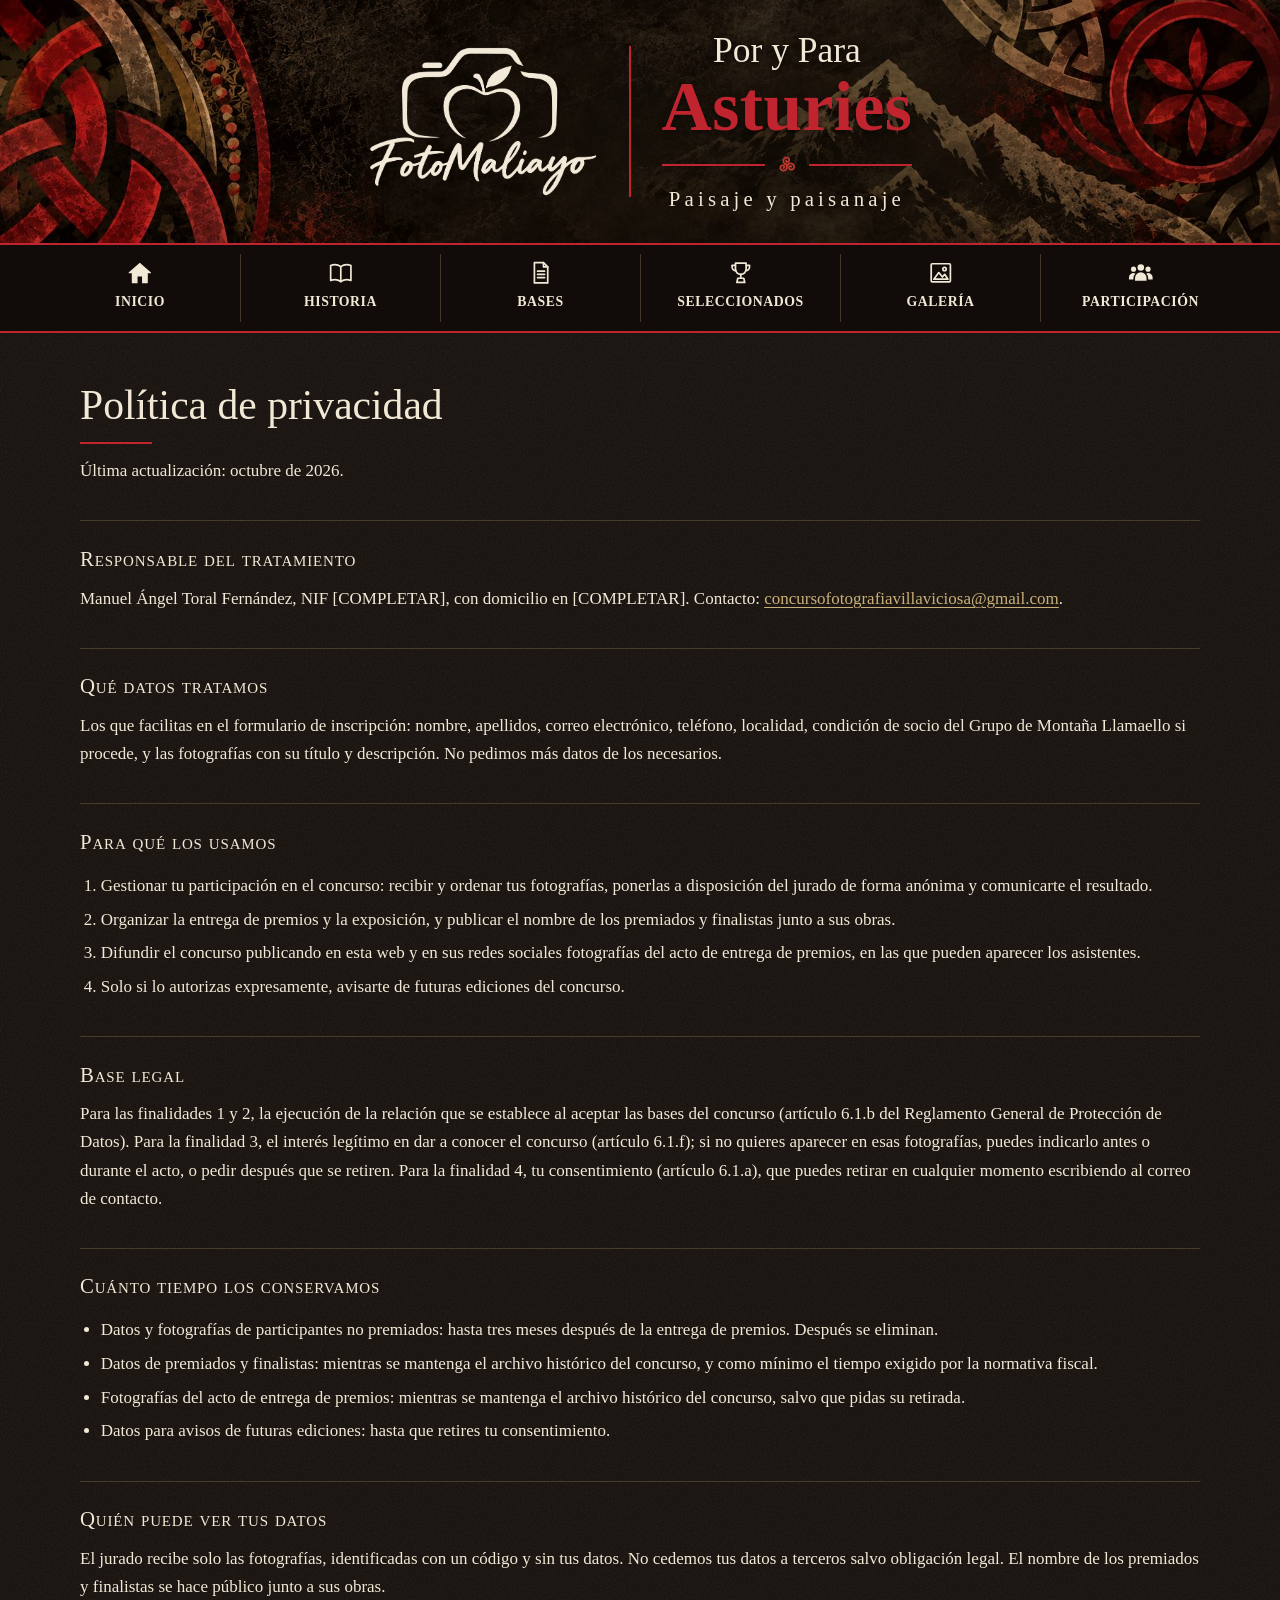
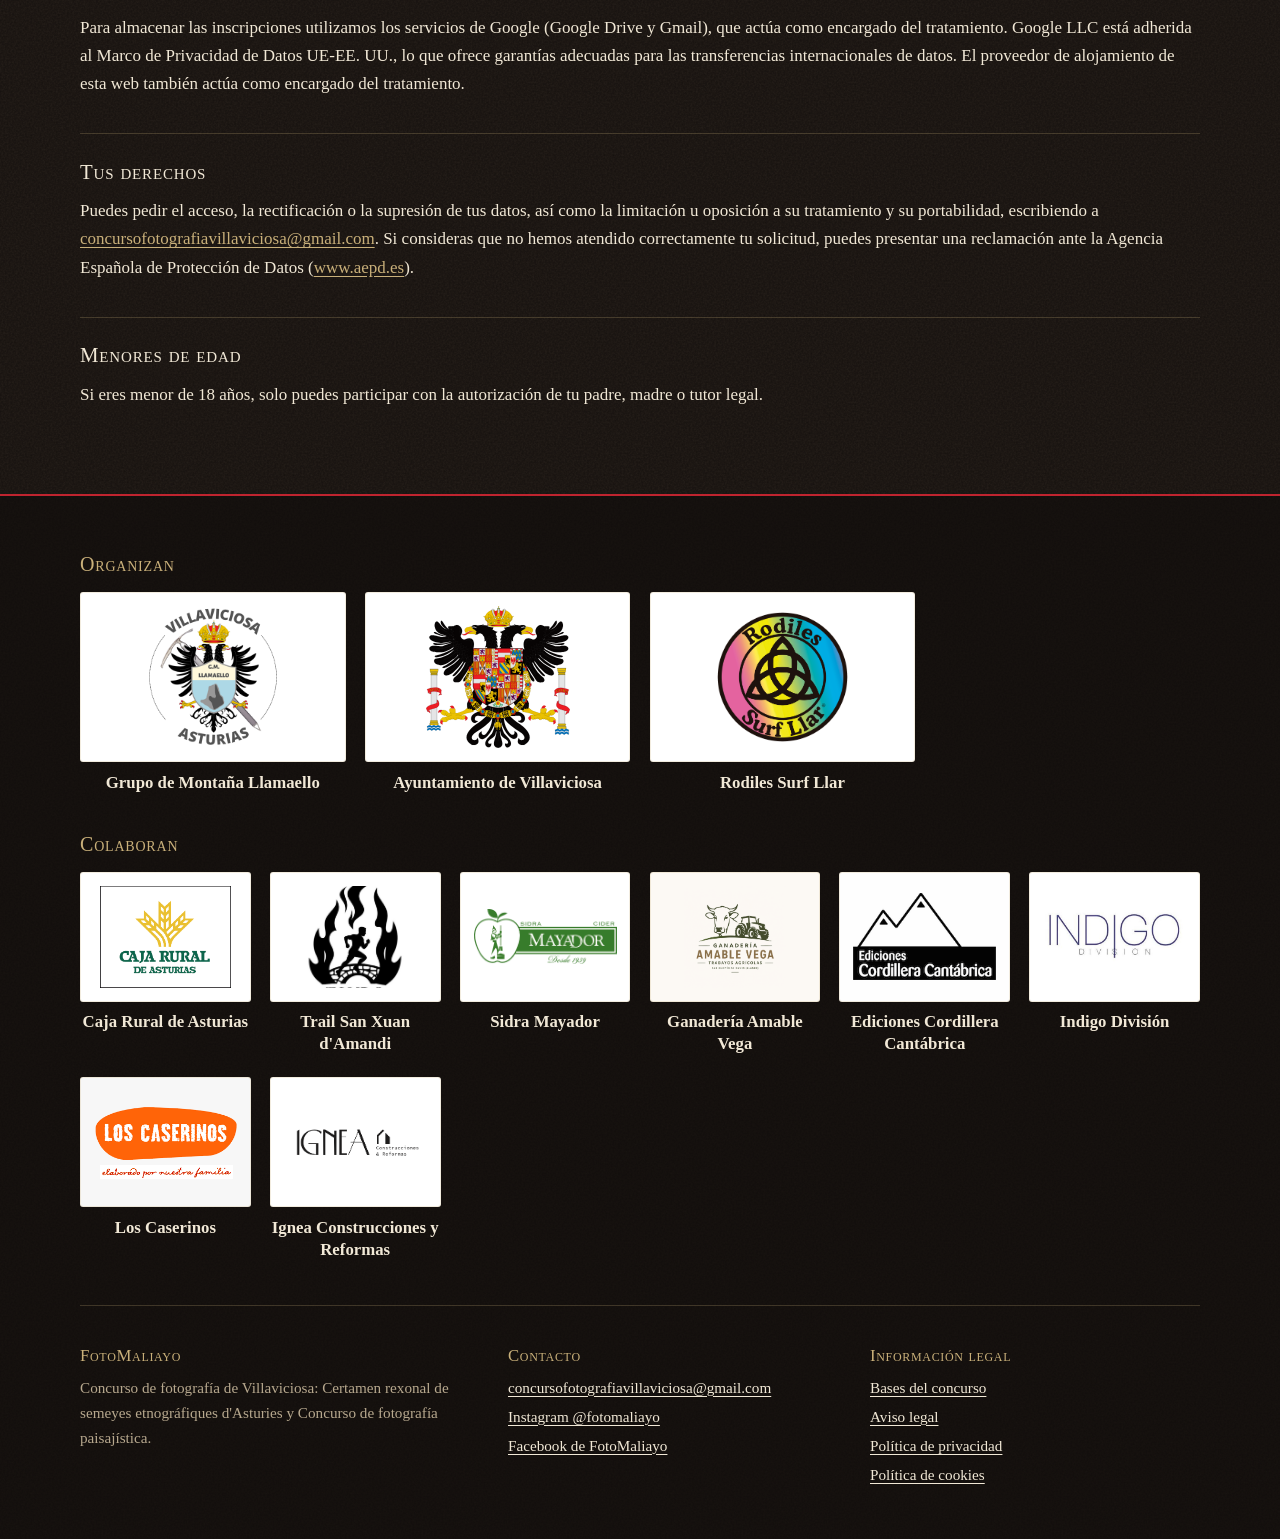
<file: privacidad.html>
<!DOCTYPE html>
<html lang="es">

<head>
  <meta charset="utf-8">
  <meta name="viewport" content="width=device-width, initial-scale=1, viewport-fit=cover">
  <title>Política de privacidad · FotoMaliayo</title>
  <meta name="description"
    content="Política de privacidad de FotoMaliayo: qué datos de los participantes se tratan, para qué, durante cuánto tiempo y cómo ejercer tus derechos.">
  <link rel="canonical" href="https://fotomaliayo.es/privacidad.html">
  <meta name="theme-color" content="#15100d">
  <link rel="icon" href="img/favicon.svg" type="image/svg+xml">
  <link rel="stylesheet" href="css/variables.css">
  <link rel="stylesheet" href="css/global.css">
  <link rel="stylesheet" href="css/componentes/documento.css">
  <script src="js/datos/config.js" defer></script>
  <script src="js/lib/utilidades.js" defer></script>
  <script src="js/componentes/sitio.js" defer></script>
  <script src="js/lib/texto.js" defer></script>
  <script src="js/lib/markdown.js" defer></script>
  <script src="js/componentes/documento.js" defer></script>
</head>

<body>
  <a class="skip" href="#contenido">Saltar al contenido</a>

  <header>
    <div class="banner">
      <a class="marca" href="./">
        <img src="img/logo-fotomaliayo.png" width="1298" height="849" alt="FotoMaliayo">
      </a>
      <p class="lema">
        <span class="por-y-para">Por y Para</span>
        <strong lang="ast">Asturies</strong>
        <span class="filete"><img src="img/decoracion/trisquel.svg" width="40" height="40" alt=""></span>
        <em>Paisaje y paisanaje</em>
      </p>
    </div>
    <nav aria-label="Principal">
      <a href="./">
        <svg viewBox="0 0 24 24" aria-hidden="true"><path class="relleno" d="M12 2.6 1.8 11.4a.6.6 0 0 0 .4 1.1H4.5V21a.8.8 0 0 0 .8.8h4.6v-6.3h4.2v6.3h4.6a.8.8 0 0 0 .8-.8v-8.5h2.3a.6.6 0 0 0 .4-1.1z"/></svg>
        Inicio
      </a>
      <a href="historia.html">
        <svg viewBox="0 0 24 24" aria-hidden="true"><path d="M2.5 5.2c3.3-1.3 6.5-1.1 9.5 1 3-2.1 6.2-2.3 9.5-1v14c-3.3-1.3-6.5-1.1-9.5 1-3-2.1-6.2-2.3-9.5-1z"/><path d="M12 6.2v14"/></svg>
        Historia
      </a>
      <a href="bases.html">
        <svg viewBox="0 0 24 24" aria-hidden="true"><path d="M6 2.5h8.5l4 4v15H6z"/><path d="M14.5 2.5v4h4"/><path d="M9 10.5h6.5M9 13.5h6.5M9 16.5h6.5"/></svg>
        Bases
      </a>
      <a href="seleccionados.html">
        <svg viewBox="0 0 24 24" aria-hidden="true"><path d="M7 3h10v5.5a5 5 0 0 1-10 0z"/><path d="M7 5H3.8v1.4A3.6 3.6 0 0 0 7.4 10M17 5h3.2v1.4A3.6 3.6 0 0 1 16.6 10"/><path d="M12 13.5v3.6"/><path d="M8.3 21h7.4l-.9-3.9H9.2z"/></svg>
        Seleccionados
      </a>
      <a href="galeria.html">
        <svg viewBox="0 0 24 24" aria-hidden="true"><rect x="3" y="3.5" width="18" height="17" rx="1"/><circle cx="15.5" cy="8.5" r="1.6"/><path d="m5.5 18 4.6-6.2 3.4 4.2 2.2-2.6 3 4.6z"/></svg>
        Galería
      </a>
      <a href="participar.html">
        <svg viewBox="0 0 24 24" aria-hidden="true"><g class="relleno"><circle cx="12" cy="7" r="3.1"/><circle cx="5.2" cy="8.6" r="2.4"/><circle cx="18.8" cy="8.6" r="2.4"/><path d="M6.6 19.5v-2.6a5.4 5.4 0 0 1 10.8 0v2.6z"/><path d="M5.1 18.3H.9v-1.8a4.2 4.2 0 0 1 6-3.8 7 7 0 0 0-1.8 4.3zM18.9 18.3h4.2v-1.8a4.2 4.2 0 0 0-6-3.8 7 7 0 0 1 1.8 4.3z"/></g></svg>
        Participación
      </a>
    </nav>
  </header>

  <main id="contenido">
    <!-- El texto se edita en data/privacidad.md. Lo que hay dentro de <article> se genera con
     «node herramientas/generar-documentos.mjs» (ver GUIA-ACTUALIZACION.md). -->
    <article class="doc" data-md="data/privacidad.md">
<h1 id="politica-de-privacidad">Política de privacidad</h1>
<p>Última actualización: octubre de 2026.</p>
<h2 id="responsable-del-tratamiento">Responsable del tratamiento</h2>
<p>Manuel Ángel Toral Fernández, NIF [COMPLETAR], con domicilio en [COMPLETAR]. Contacto: <a href="mailto:concursofotografiavillaviciosa@gmail.com">concursofotografiavillaviciosa@gmail.com</a>.</p>
<h2 id="que-datos-tratamos">Qué datos tratamos</h2>
<p>Los que facilitas en el formulario de inscripción: nombre, apellidos, correo electrónico, teléfono, localidad, condición de socio del Grupo de Montaña Llamaello si procede, y las fotografías con su título y descripción. No pedimos más datos de los necesarios.</p>
<h2 id="para-que-los-usamos">Para qué los usamos</h2>
<ol>
<li>Gestionar tu participación en el concurso: recibir y ordenar tus fotografías, ponerlas a disposición del jurado de forma anónima y comunicarte el resultado.</li>
<li>Organizar la entrega de premios y la exposición, y publicar el nombre de los premiados y finalistas junto a sus obras.</li>
<li>Difundir el concurso publicando en esta web y en sus redes sociales fotografías del acto de entrega de premios, en las que pueden aparecer los asistentes.</li>
<li>Solo si lo autorizas expresamente, avisarte de futuras ediciones del concurso.</li>
</ol>
<h2 id="base-legal">Base legal</h2>
<p>Para las finalidades 1 y 2, la ejecución de la relación que se establece al aceptar las bases del concurso (artículo 6.1.b del Reglamento General de Protección de Datos). Para la finalidad 3, el interés legítimo en dar a conocer el concurso (artículo 6.1.f); si no quieres aparecer en esas fotografías, puedes indicarlo antes o durante el acto, o pedir después que se retiren. Para la finalidad 4, tu consentimiento (artículo 6.1.a), que puedes retirar en cualquier momento escribiendo al correo de contacto.</p>
<h2 id="cuanto-tiempo-los-conservamos">Cuánto tiempo los conservamos</h2>
<ul>
<li>Datos y fotografías de participantes no premiados: hasta tres meses después de la entrega de premios. Después se eliminan.</li>
<li>Datos de premiados y finalistas: mientras se mantenga el archivo histórico del concurso, y como mínimo el tiempo exigido por la normativa fiscal.</li>
<li>Fotografías del acto de entrega de premios: mientras se mantenga el archivo histórico del concurso, salvo que pidas su retirada.</li>
<li>Datos para avisos de futuras ediciones: hasta que retires tu consentimiento.</li>
</ul>
<h2 id="quien-puede-ver-tus-datos">Quién puede ver tus datos</h2>
<p>El jurado recibe solo las fotografías, identificadas con un código y sin tus datos. No cedemos tus datos a terceros salvo obligación legal. El nombre de los premiados y finalistas se hace público junto a sus obras.</p>
<p>Para almacenar las inscripciones utilizamos los servicios de Google (Google Drive y Gmail), que actúa como encargado del tratamiento. Google LLC está adherida al Marco de Privacidad de Datos UE-EE. UU., lo que ofrece garantías adecuadas para las transferencias internacionales de datos. El proveedor de alojamiento de esta web también actúa como encargado del tratamiento.</p>
<h2 id="tus-derechos">Tus derechos</h2>
<p>Puedes pedir el acceso, la rectificación o la supresión de tus datos, así como la limitación u oposición a su tratamiento y su portabilidad, escribiendo a <a href="mailto:concursofotografiavillaviciosa@gmail.com">concursofotografiavillaviciosa@gmail.com</a>. Si consideras que no hemos atendido correctamente tu solicitud, puedes presentar una reclamación ante la Agencia Española de Protección de Datos (<a href="https://www.aepd.es" target="_blank" rel="noopener">www.aepd.es</a>).</p>
<h2 id="menores-de-edad">Menores de edad</h2>
<p>Si eres menor de 18 años, solo puedes participar con la autorización de tu padre, madre o tutor legal.</p>
</article>
  </main>

  <footer>
    <section class="entities" aria-label="Entidades organizadoras y colaboradoras">
      <div>
        <h2>Organizan</h2>
        <ul data-entidades="org"></ul>
      </div>
      <div>
        <h2>Colaboran</h2>
        <ul data-entidades="col"></ul>
      </div>
    </section>
    <div class="foot-grid">
      <section aria-labelledby="pie-fotomaliayo">
        <h2 id="pie-fotomaliayo">FotoMaliayo</h2>
        <p>
          Concurso de fotografía de Villaviciosa:
          <span lang="ast">Certamen rexonal de semeyes etnográfiques d'Asturies</span>
          y Concurso de fotografía paisajística.
        </p>
      </section>
      <section aria-labelledby="pie-contacto">
        <h2 id="pie-contacto">Contacto</h2>
        <ul>
          <li>
            <a href="mailto:concursofotografiavillaviciosa@gmail.com">concursofotografiavillaviciosa@gmail.com</a>
          </li>
          <li>
            <a href="https://www.instagram.com/fotomaliayo/" rel="noopener" target="_blank">Instagram @fotomaliayo</a>
          </li>
          <li>
            <a href="https://www.facebook.com/concursofotografiavillaviciosa" rel="noopener" target="_blank">
              Facebook de FotoMaliayo
            </a>
          </li>
        </ul>
      </section>
      <nav aria-labelledby="pie-legal">
        <h2 id="pie-legal">Información legal</h2>
        <ul>
          <li><a href="bases.html">Bases del concurso</a></li>
          <li><a href="aviso-legal.html">Aviso legal</a></li>
          <li><a href="privacidad.html">Política de privacidad</a></li>
          <li><a href="cookies.html">Política de cookies</a></li>
        </ul>
      </nav>
    </div>
  </footer>
</body>

</html>
</file>
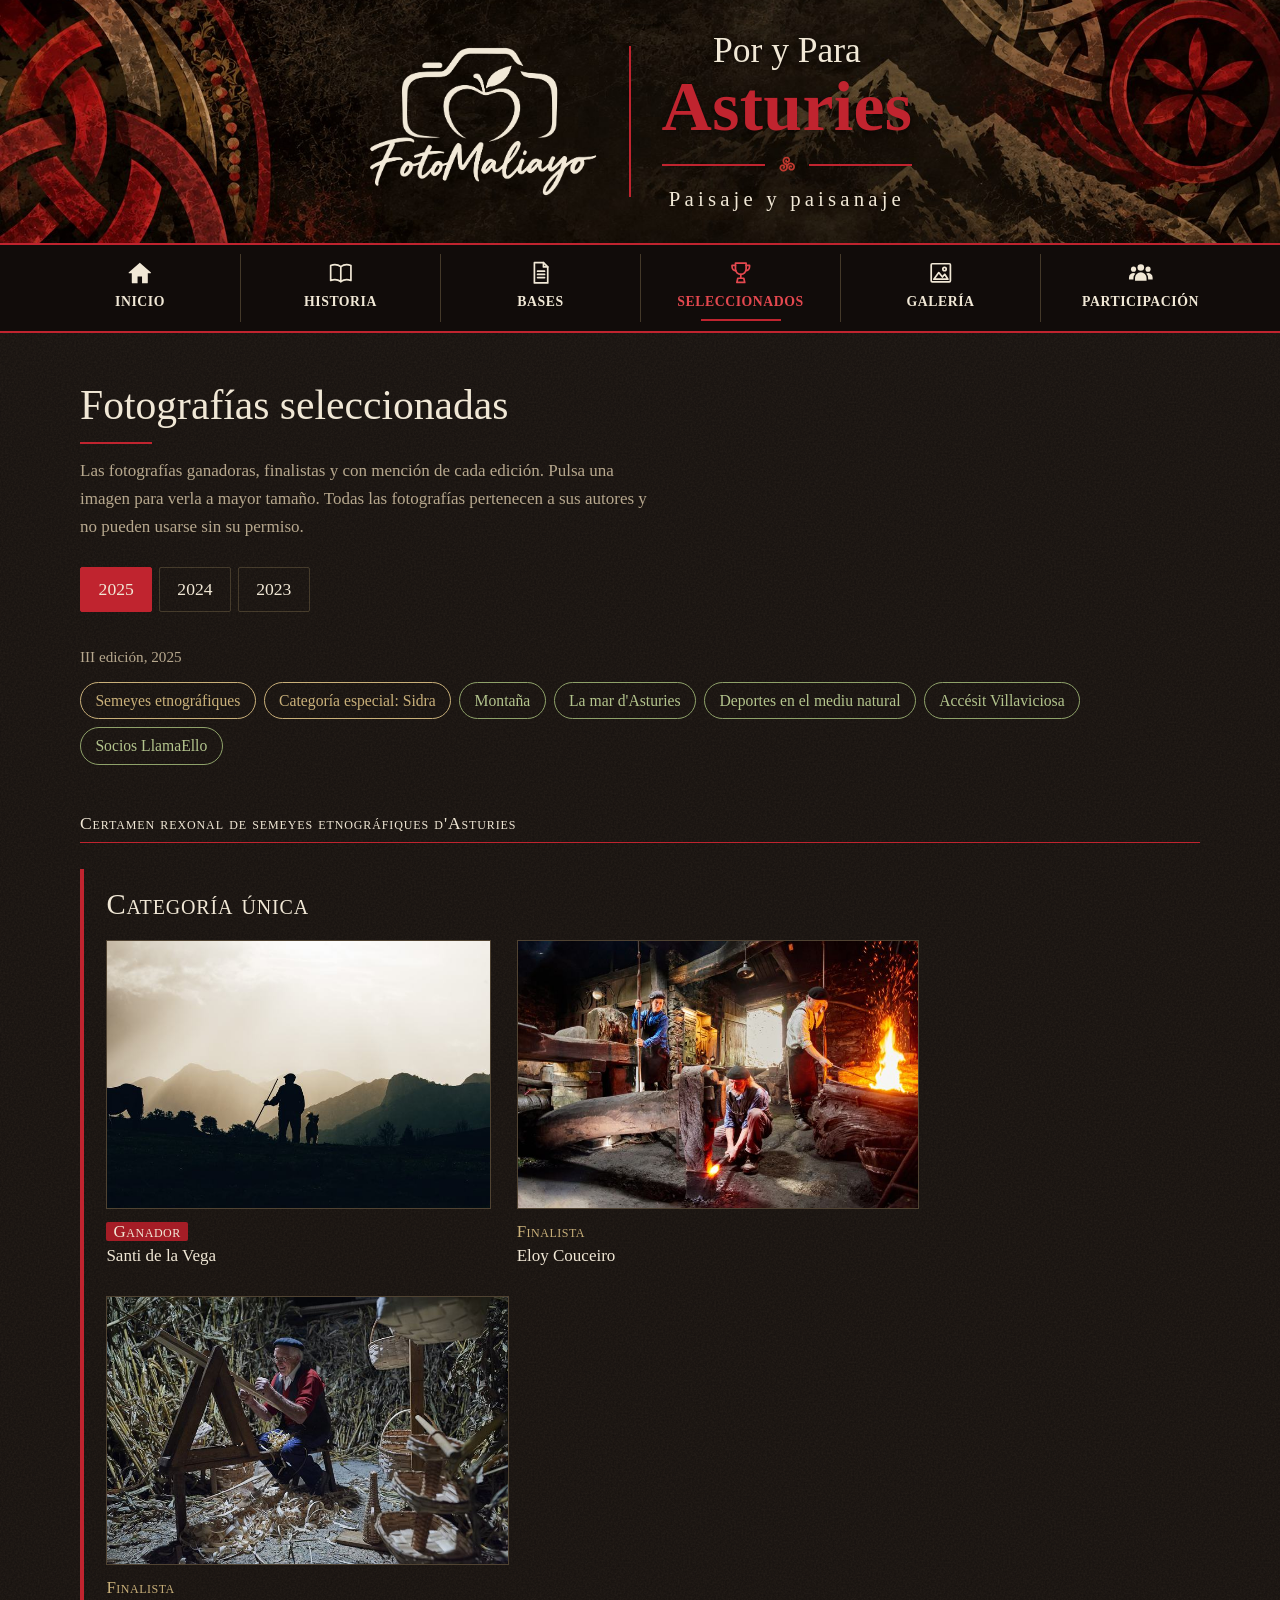
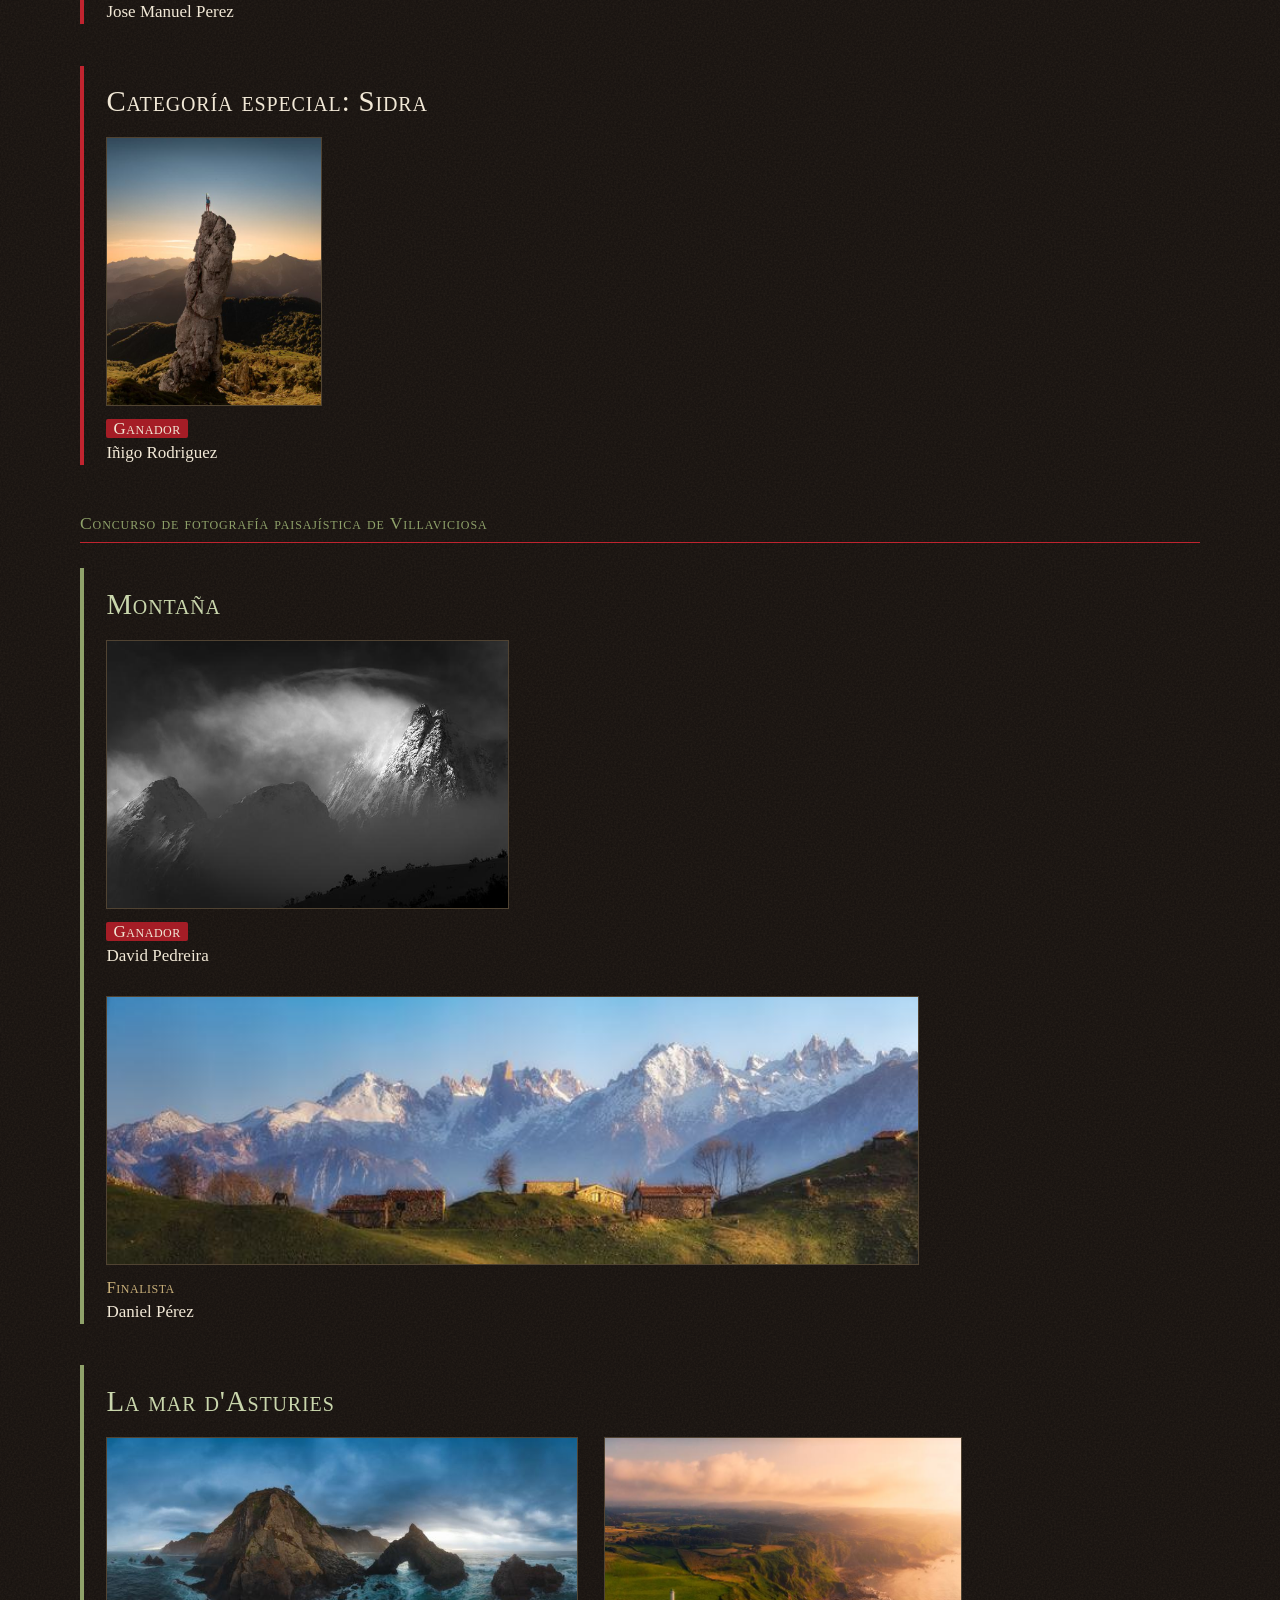
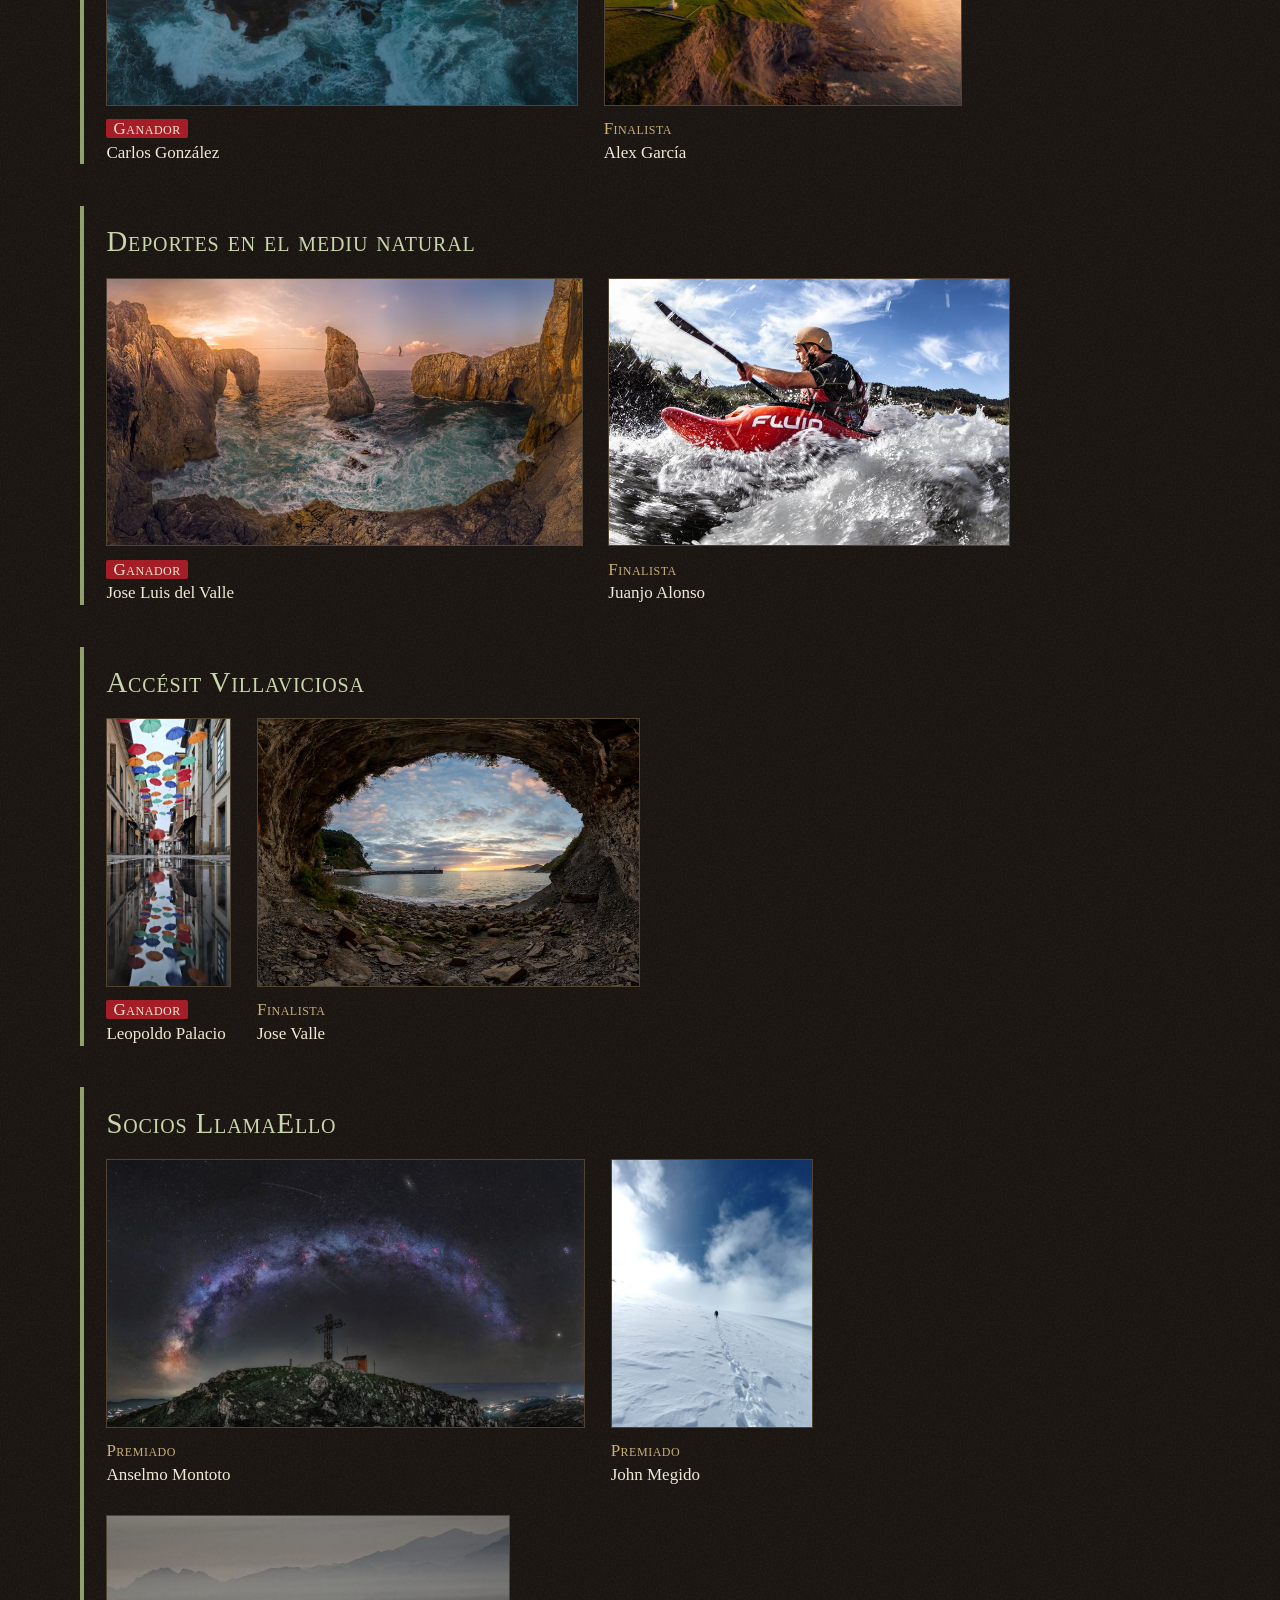
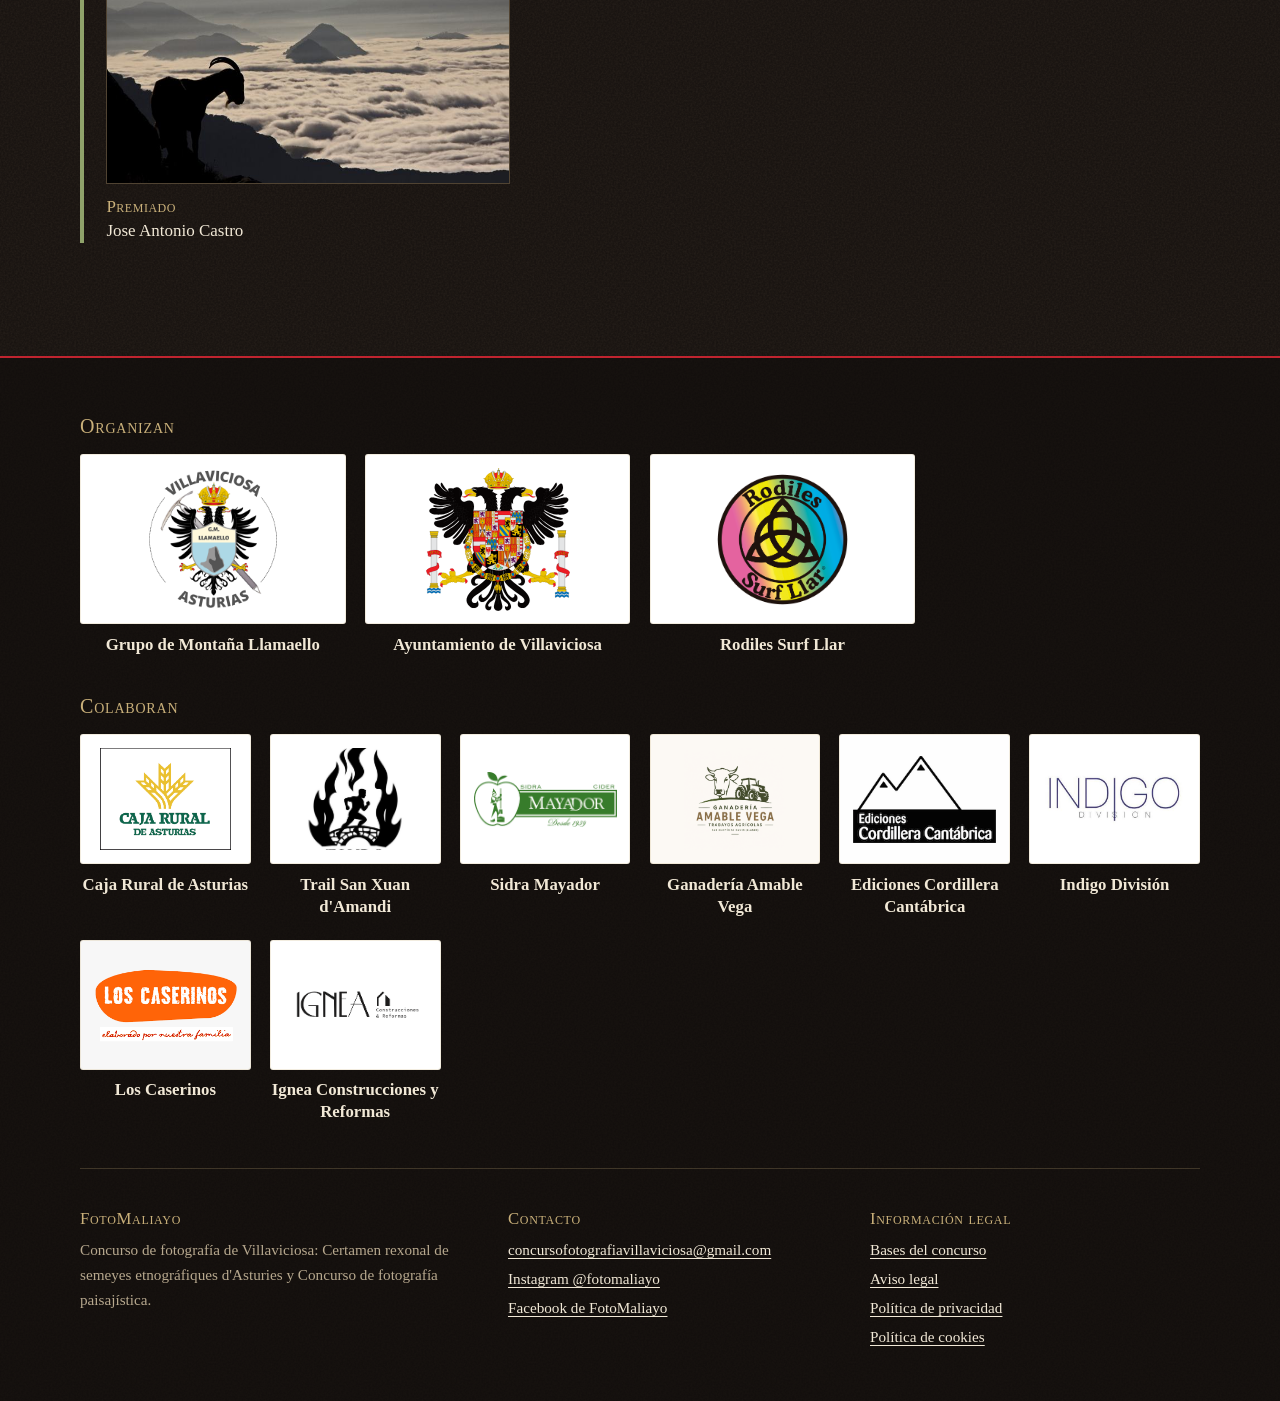
<file: seleccionados.html>
<!DOCTYPE html>
<html lang="es">

<head>
  <meta charset="utf-8">
  <meta name="viewport" content="width=device-width, initial-scale=1, viewport-fit=cover">
  <title>Fotografías seleccionadas · FotoMaliayo</title>
  <meta name="description"
    content="Fotografías ganadoras y finalistas de todas las ediciones de FotoMaliayo, el concurso de fotografía etnográfica y paisajística de Villaviciosa (Asturias).">
  <link rel="canonical" href="https://fotomaliayo.es/seleccionados.html">
  <meta name="theme-color" content="#15100d">
  <meta property="og:type" content="website">
  <meta property="og:site_name" content="FotoMaliayo">
  <meta property="og:locale" content="es_ES">
  <meta property="og:title" content="Fotografías seleccionadas de FotoMaliayo">
  <meta property="og:description"
    content="Fotografías ganadoras y finalistas de todas las ediciones de FotoMaliayo, el concurso de fotografía etnográfica y paisajística de Villaviciosa (Asturias).">
  <meta property="og:url" content="https://fotomaliayo.es/seleccionados.html">
  <meta property="og:image" content="https://fotomaliayo.es/img/cartel-2026.jpg">
  <meta property="og:image:alt" content="Cartel de FotoMaliayo 2026">
  <meta name="twitter:card" content="summary_large_image">
  <link rel="icon" href="img/favicon.svg" type="image/svg+xml">
  <link rel="stylesheet" href="css/variables.css">
  <link rel="stylesheet" href="css/global.css">
  <link rel="stylesheet" href="css/componentes/lightbox.css">
  <link rel="stylesheet" href="css/paginas/seleccionados.css">
  <script src="js/datos/config.js" defer></script>
  <script src="js/lib/utilidades.js" defer></script>
  <script src="js/componentes/sitio.js" defer></script>
  <script src="js/datos/seleccionados.js" defer></script>
  <script src="js/lib/texto.js" defer></script>
  <script src="js/componentes/lightbox.js" defer></script>
  <script src="js/paginas/seleccionados.js" defer></script>
</head>

<body>
  <a class="skip" href="#contenido">Saltar al contenido</a>

  <header>
    <div class="banner">
      <a class="marca" href="./">
        <img src="img/logo-fotomaliayo.png" width="1298" height="849" alt="FotoMaliayo">
      </a>
      <p class="lema">
        <span class="por-y-para">Por y Para</span>
        <strong lang="ast">Asturies</strong>
        <span class="filete"><img src="img/decoracion/trisquel.svg" width="40" height="40" alt=""></span>
        <em>Paisaje y paisanaje</em>
      </p>
    </div>
    <nav aria-label="Principal">
      <a href="./">
        <svg viewBox="0 0 24 24" aria-hidden="true"><path class="relleno" d="M12 2.6 1.8 11.4a.6.6 0 0 0 .4 1.1H4.5V21a.8.8 0 0 0 .8.8h4.6v-6.3h4.2v6.3h4.6a.8.8 0 0 0 .8-.8v-8.5h2.3a.6.6 0 0 0 .4-1.1z"/></svg>
        Inicio
      </a>
      <a href="historia.html">
        <svg viewBox="0 0 24 24" aria-hidden="true"><path d="M2.5 5.2c3.3-1.3 6.5-1.1 9.5 1 3-2.1 6.2-2.3 9.5-1v14c-3.3-1.3-6.5-1.1-9.5 1-3-2.1-6.2-2.3-9.5-1z"/><path d="M12 6.2v14"/></svg>
        Historia
      </a>
      <a href="bases.html">
        <svg viewBox="0 0 24 24" aria-hidden="true"><path d="M6 2.5h8.5l4 4v15H6z"/><path d="M14.5 2.5v4h4"/><path d="M9 10.5h6.5M9 13.5h6.5M9 16.5h6.5"/></svg>
        Bases
      </a>
      <a href="seleccionados.html" aria-current="page">
        <svg viewBox="0 0 24 24" aria-hidden="true"><path d="M7 3h10v5.5a5 5 0 0 1-10 0z"/><path d="M7 5H3.8v1.4A3.6 3.6 0 0 0 7.4 10M17 5h3.2v1.4A3.6 3.6 0 0 1 16.6 10"/><path d="M12 13.5v3.6"/><path d="M8.3 21h7.4l-.9-3.9H9.2z"/></svg>
        Seleccionados
      </a>
      <a href="galeria.html">
        <svg viewBox="0 0 24 24" aria-hidden="true"><rect x="3" y="3.5" width="18" height="17" rx="1"/><circle cx="15.5" cy="8.5" r="1.6"/><path d="m5.5 18 4.6-6.2 3.4 4.2 2.2-2.6 3 4.6z"/></svg>
        Galería
      </a>
      <a href="participar.html">
        <svg viewBox="0 0 24 24" aria-hidden="true"><g class="relleno"><circle cx="12" cy="7" r="3.1"/><circle cx="5.2" cy="8.6" r="2.4"/><circle cx="18.8" cy="8.6" r="2.4"/><path d="M6.6 19.5v-2.6a5.4 5.4 0 0 1 10.8 0v2.6z"/><path d="M5.1 18.3H.9v-1.8a4.2 4.2 0 0 1 6-3.8 7 7 0 0 0-1.8 4.3zM18.9 18.3h4.2v-1.8a4.2 4.2 0 0 0-6-3.8 7 7 0 0 1 1.8 4.3z"/></g></svg>
        Participación
      </a>
    </nav>
  </header>

  <main id="contenido">
    <h1>Fotografías seleccionadas</h1>
    <p class="prose muted">Las fotografías ganadoras, finalistas y con mención de cada edición. Pulsa una imagen para verla a mayor
      tamaño. Todas las fotografías pertenecen a sus autores y no pueden usarse sin su permiso.</p>

    <div id="pestanas" role="tablist" aria-label="Edición"></div>
    <div id="panel" role="tabpanel" tabindex="0">
      <p class="meta" id="ordinal"></p>
      <nav class="cat-index" id="indice-categorias" aria-label="Categorías"></nav>
      <div id="galerias"></div>
    </div>
    <noscript>
      <p class="prose">Para ver la galería de fotografías seleccionadas necesitas tener JavaScript activado en el navegador.</p>
    </noscript>

    <!-- Plantillas que usa js/paginas/seleccionados.js -->
    <template id="tpl-pestana">
      <button type="button" role="tab" aria-selected="false" aria-controls="panel" tabindex="-1"></button>
    </template>
    <template id="tpl-enlace-categoria">
      <a></a>
    </template>
    <template id="tpl-certamen">
      <h2>Certamen</h2>
    </template>
    <template id="tpl-categoria">
      <section class="cat-block">
        <h3>Categoría</h3>
        <div class="gallery"></div>
      </section>
    </template>
    <template id="tpl-obra">
      <figure>
        <button type="button" aria-haspopup="dialog"></button>
        <figcaption><span class="prize"></span> <cite></cite> <span class="author"></span></figcaption>
      </figure>
    </template>
  </main>

  <dialog id="lightbox" aria-label="Fotografía ampliada">
    <form method="dialog">
      <button class="btn ghost">Cerrar</button>
    </form>
    <figure>
      <figcaption></figcaption>
    </figure>
  </dialog>
  <footer>
    <section class="entities" aria-label="Entidades organizadoras y colaboradoras">
      <div>
        <h2>Organizan</h2>
        <ul data-entidades="org"></ul>
      </div>
      <div>
        <h2>Colaboran</h2>
        <ul data-entidades="col"></ul>
      </div>
    </section>
    <div class="foot-grid">
      <section aria-labelledby="pie-fotomaliayo">
        <h2 id="pie-fotomaliayo">FotoMaliayo</h2>
        <p>
          Concurso de fotografía de Villaviciosa:
          <span lang="ast">Certamen rexonal de semeyes etnográfiques d'Asturies</span>
          y Concurso de fotografía paisajística.
        </p>
      </section>
      <section aria-labelledby="pie-contacto">
        <h2 id="pie-contacto">Contacto</h2>
        <ul>
          <li>
            <a href="mailto:concursofotografiavillaviciosa@gmail.com">concursofotografiavillaviciosa@gmail.com</a>
          </li>
          <li>
            <a href="https://www.instagram.com/fotomaliayo/" rel="noopener" target="_blank">Instagram @fotomaliayo</a>
          </li>
          <li>
            <a href="https://www.facebook.com/concursofotografiavillaviciosa" rel="noopener" target="_blank">
              Facebook de FotoMaliayo
            </a>
          </li>
        </ul>
      </section>
      <nav aria-labelledby="pie-legal">
        <h2 id="pie-legal">Información legal</h2>
        <ul>
          <li><a href="bases.html">Bases del concurso</a></li>
          <li><a href="aviso-legal.html">Aviso legal</a></li>
          <li><a href="privacidad.html">Política de privacidad</a></li>
          <li><a href="cookies.html">Política de cookies</a></li>
        </ul>
      </nav>
    </div>
  </footer>
</body>

</html>
</file>
<file: css/variables.css>
/* =====================================================================
   VARIABLES: colores, tipografía y medidas de toda la web
   ---------------------------------------------------------------------
   Paleta tomada del diseño «Por y Para Asturies»: fondo negro tostado,
   rojo carmesí, crema y oro viejo de los nudos celtas. Cambiando un
   valor aquí se actualiza en todas las páginas.
   No se cargan fuentes externas: así la web no envía datos a terceros.
   ===================================================================== */

:root {
  /* Fondos */
  --wood: #15100d;
  --wood-2: #1f1814;
  --wood-3: #2a211b;

  /* Textos */
  --parchment: #f1e8d6;
  --muted: #b7a88e;

  /* Acentos (oro viejo de los nudos) */
  --copper: #c9b07a;
  --copper-dim: rgba(201, 176, 122, 0.24);
  --copper-line: rgba(201, 176, 122, 0.5);

  /* Rojo carmesí (líneas, menú activo y «Asturies») */
  --red: #c0242f;
  --red-text: #e4484f; /* rojo para texto pequeño sobre fondo oscuro (contraste AA) */
  --red-strong: #a51d26; /* fondo de la etiqueta «Ganador» (contraste AA con el crema) */
  --red-soft: rgba(192, 36, 47, 0.12);

  /* Color del certamen de paisaje (verde musgo) */
  --teal: #8fa26a;
  --teal-light: #b3c48d;
  --teal-pale: #c9d6ac;

  --ok: #8fbf7f;
  --error: #ff9b8a;
  --overlay: rgba(10, 7, 5, 0.97);
  --shadow: 0 18px 40px rgba(0, 0, 0, 0.55);

  /* Tipografía */
  --serif:
    "Palatino Linotype", "Book Antiqua", Palatino, "URW Palladio L", "P052",
    Georgia, serif;
  --titulo:
    "Iowan Old Style", "Palatino Linotype", "Book Antiqua", Palatino, Georgia,
    serif;
  --measure: 68ch;

  /* Medidas */
  --max-width: 1120px;
  --gutter: 1.25rem;
  --radius: 2px;
  --section-gap: 4rem;

  /* Cabecera */
  --linea-roja: 2px solid var(--red);
  --separador: 1px solid rgba(201, 176, 122, 0.28);
}
</file>
<file: css/global.css>
/* =====================================================================
   ESTILOS GLOBALES
   ---------------------------------------------------------------------
   Base tipográfica, estructura común de todas las páginas (cabecera con
   el banner «Por y Para Asturies» y el menú, contenido principal y pie)
   y componentes genéricos (botones, tablas).
   Requiere variables.css.
   ===================================================================== */

/* ---------- Base ---------- */
*,
*::before,
*::after {
  box-sizing: border-box;
}

[hidden] {
  display: none !important;
}

html {
  background: var(--wood);
  scroll-padding-top: env(safe-area-inset-top, 0px);
  -webkit-text-size-adjust: 100%;
  text-size-adjust: 100%;
}

@media (prefers-reduced-motion: no-preference) {
  html {
    scroll-behavior: smooth;
  }
}

body {
  margin: 0;
  padding-top: env(safe-area-inset-top, 0px);
  padding-bottom: env(safe-area-inset-bottom, 0px);
  background: var(--wood) url("../img/decoracion/textura.svg");
  color: var(--parchment);
  font-family: var(--serif);
  font-size: 1.0625rem;
  line-height: 1.65;
  -webkit-font-smoothing: antialiased;
}

img {
  display: block;
  max-width: 100%;
  height: auto;
}

a {
  color: var(--copper);
  text-underline-offset: 0.18em;
}

a:hover {
  color: var(--parchment);
}

:focus-visible {
  outline: 2px solid var(--copper);
  outline-offset: 3px;
}

/* ---------- Tipografía ---------- */
h1,
h2,
h3,
h4 {
  margin: 0;
  font-family: var(--titulo);
  font-weight: normal;
  line-height: 1.2;
}

h1 {
  font-size: clamp(1.8rem, 1.3rem + 2vw, 2.6rem);
  color: var(--parchment);
}

/* Filete rojo bajo los títulos de página, como en el banner */
main > h1::after,
.doc > h1::after {
  content: "";
  display: block;
  width: 4.5rem;
  margin-top: 0.7rem;
  border-top: 2px solid var(--red);
}

h2 {
  margin-top: 2.2rem;
  font-size: 1.3rem;
  font-variant: small-caps;
  letter-spacing: 0.04em;
  color: var(--parchment);
}

h3 {
  font-size: 1.1rem;
}

p {
  margin: 0.8rem 0;
}

strong {
  color: var(--parchment);
}

/* Color de cada certamen: etnográfico (crema) y paisaje (verde musgo) */
.etno {
  color: var(--parchment);
}

.paisaje {
  color: var(--teal);
}

/* Utilidades de texto */
.prose {
  max-width: var(--measure);
}

.muted {
  color: var(--muted);
}

.meta {
  color: var(--muted);
  font-size: 0.95rem;
}

/* ---------- Enlace para saltar al contenido ---------- */
.skip {
  position: absolute;
  left: -999px;
}

.skip:focus {
  top: 1rem;
  left: 1rem;
  z-index: 10;
  padding: 0.5rem 1rem;
  background: var(--parchment);
  color: var(--wood);
}

/* ---------- Estructura común ---------- */
main {
  display: block;
  padding-inline: max(var(--gutter), (100% - var(--max-width)) / 2);
  padding-block: 3rem 4.5rem;
}

/* =====================================================================
   CABECERA
   El banner (logo + lema) sobre la imagen de fondo con los nudos celtas
   y las montañas (img/decoracion/fondo-cabecera.jpg), y el menú con iconos.
   ===================================================================== */
body > header {
  position: relative;
  background: var(--wood);
}

/* ---------- Banner ---------- */
.banner {
  display: grid;
  grid-template-columns: auto auto;
  justify-content: center;
  align-items: center;
  min-height: clamp(210px, 19vw, 320px);
  padding: clamp(1rem, 2vw, 1.6rem) var(--gutter);
  /* Encuadre hacia arriba para que se vea entero el pico de la montaña */
  background: var(--wood) url("../img/decoracion/fondo-cabecera.jpg") center 18% / cover no-repeat;
}

/* Logotipo */
.marca {
  display: block;
  padding-right: clamp(1rem, 2.4vw, 2rem);
  border-right: var(--linea-roja);
}

.marca img {
  width: clamp(150px, 18vw, 270px);
}

.marca:focus-visible {
  outline-offset: 6px;
}

/* Lema «Por y Para Asturies · Paisaje y paisanaje» */
.lema {
  margin: 0;
  padding-left: clamp(1rem, 2.4vw, 2rem);
  font-family: var(--titulo);
  line-height: 1;
  text-align: center;
  text-shadow: 0 2px 6px rgba(0, 0, 0, 0.6);
}

.lema span,
.lema strong,
.lema em {
  display: block;
}

.lema .por-y-para {
  font-size: clamp(1.2rem, 0.7rem + 1.9vw, 2.5rem);
  color: var(--parchment);
}

.lema strong {
  margin-top: 0.05em;
  font-size: clamp(2.1rem, 1rem + 4.2vw, 4.7rem);
  font-weight: 600;
  letter-spacing: 0.005em;
  color: var(--red);
}

/* Filete con trisquel */
.lema .filete {
  display: flex;
  align-items: center;
  gap: 0.6rem;
  margin: clamp(0.35rem, 0.8vw, 0.7rem) auto clamp(0.4rem, 0.9vw, 0.75rem);
}

.lema .filete::before,
.lema .filete::after {
  content: "";
  flex: 1;
  border-top: var(--linea-roja);
}

.lema .filete img {
  width: clamp(20px, 2vw, 28px);
}

.lema em {
  font-size: clamp(0.85rem, 0.5rem + 1vw, 1.5rem);
  font-style: normal;
  letter-spacing: 0.2em;
  color: var(--parchment);
}

/* ---------- Menú principal ---------- */
body > header nav {
  position: relative;
  display: grid;
  grid-template-columns: repeat(6, 1fr);
  padding: clamp(0.3rem, 0.7vw, 0.55rem) max(var(--gutter), (100% - 1200px) / 2);
  border-top: var(--linea-roja);
  border-bottom: var(--linea-roja);
  background: rgba(16, 12, 10, 0.88);
}

body > header nav a {
  position: relative;
  display: flex;
  flex-direction: column;
  align-items: center;
  justify-content: center;
  gap: 0.3rem;
  padding: 0.4rem 0.3rem 0.55rem;
  font-family: var(--titulo);
  font-size: clamp(0.7rem, 0.5rem + 0.45vw, 0.95rem);
  font-weight: 600;
  letter-spacing: 0.04em;
  text-transform: uppercase;
  text-align: center;
  color: var(--parchment);
  text-decoration: none;
}

/* Separadores verticales entre opciones */
body > header nav a + a {
  border-left: var(--separador);
}

body > header nav svg {
  width: clamp(22px, 2vw, 32px);
  height: clamp(22px, 2vw, 32px);
  fill: none;
  stroke: currentColor;
  stroke-width: 1.6;
  stroke-linecap: round;
  stroke-linejoin: round;
}

body > header nav svg .relleno {
  fill: currentColor;
  stroke: none;
}

body > header nav a:hover {
  color: var(--copper);
}

/* Opción activa: rojo y subrayado */
body > header nav a[aria-current="page"] {
  color: var(--red-text);
}

body > header nav a[aria-current="page"]::after {
  content: "";
  position: absolute;
  bottom: 0.1rem;
  left: 50%;
  width: min(5rem, 70%);
  translate: -50% 0;
  border-top: 2px solid var(--red);
}

/* ---------- Pie ---------- */
body > footer {
  padding-block: 3.5rem 3rem;
  border-top: var(--linea-roja);
  background: rgba(16, 12, 10, 0.6);
  font-size: 0.95rem;
  color: var(--muted);
}

body > footer > * {
  width: min(var(--max-width), 100% - 2 * var(--gutter));
  margin-inline: auto;
}

body > footer h2 {
  margin: 0 0 0.5rem;
  font-size: 1.05rem;
  color: var(--copper);
}

body > footer ul {
  margin: 0;
  padding: 0;
  list-style: none;
}

body > footer li {
  margin: 0.25rem 0;
}

body > footer a {
  color: var(--parchment);
}

body > footer p:first-of-type {
  margin-top: 0;
}

.entities {
  display: grid;
  gap: 2.4rem;
  margin-bottom: 2.5rem;
  padding-bottom: 2.8rem;
  border-bottom: 1px solid var(--copper-dim);
}

.entities h2 {
  margin-bottom: 1rem;
  font-size: 1.25rem;
}

.foot-grid {
  display: grid;
  grid-template-columns: 1.2fr 1fr 1fr;
  gap: 2rem;
}

/* Fichas de organizadores y colaboradores: logotipo con el nombre debajo */
body > footer ul[data-entidades] {
  display: grid;
  gap: 1.4rem 1.2rem;
}

body > footer ul[data-entidades="org"] {
  grid-template-columns: repeat(auto-fill, minmax(220px, 1fr));
}

body > footer ul[data-entidades="col"] {
  grid-template-columns: repeat(auto-fill, minmax(170px, 1fr));
}

ul[data-entidades] li {
  margin: 0;
}

ul[data-entidades] a {
  display: block;
  color: inherit;
  text-decoration: none;
}

/* Recuadro del logotipo, con el mismo fondo que el logo */
.logo-entidad {
  display: flex;
  align-items: center;
  justify-content: center;
  padding: 0.8rem;
  border: 1px solid var(--copper-dim);
  border-radius: 3px;
  background: var(--fondo, #fff);
}

ul[data-entidades="org"] .logo-entidad {
  height: 170px;
}

ul[data-entidades="col"] .logo-entidad {
  height: 130px;
}

/* El logotipo se ve entero: se ajusta al recuadro sin recortarse */
.logo-entidad img {
  width: 100%;
  height: 100%;
  object-fit: contain;
}

.nombre-entidad {
  display: block;
  margin-top: 0.6rem;
  font-family: var(--titulo);
  font-size: 1.05rem;
  font-weight: 600;
  line-height: 1.3;
  text-align: center;
  color: var(--parchment);
}

ul[data-entidades] a:hover .logo-entidad {
  border-color: var(--copper);
}

ul[data-entidades] a:hover .nombre-entidad {
  color: var(--copper);
}

/* ---------- Botones ---------- */
.btn {
  display: inline-block;
  padding: 0.7rem 1.3rem;
  border: 1px solid var(--red);
  border-radius: var(--radius);
  background: var(--red);
  color: var(--parchment);
  font: inherit;
  font-size: 1.05rem;
  text-decoration: none;
  cursor: pointer;
}

.btn:hover {
  border-color: var(--parchment);
  background: var(--parchment);
  color: var(--wood);
}

.btn.ghost {
  border-color: var(--copper);
  background: transparent;
  color: var(--copper);
}

.btn.ghost:hover {
  border-color: var(--copper);
  background: var(--copper);
  color: var(--wood);
}

.btn:disabled {
  opacity: 0.5;
  cursor: not-allowed;
}

/* ---------- Tablas ---------- */
.table-scroll {
  margin: 1rem 0;
  overflow-x: auto;
}

table {
  width: 100%;
  min-width: 420px;
  border-collapse: collapse;
  font-size: 1rem;
}

th,
td {
  padding: 0.55rem 0.8rem;
  border-bottom: 1px solid var(--copper-dim);
  text-align: left;
}

th {
  font-weight: normal;
  font-variant: small-caps;
  letter-spacing: 0.03em;
  color: var(--copper);
}

.alinear-derecha {
  text-align: right;
  font-variant-numeric: tabular-nums;
}

.alinear-centro {
  text-align: center;
}

/* ---------- Adaptación a pantallas estrechas ---------- */
@media (max-width: 820px) {
  .foot-grid {
    grid-template-columns: 1fr;
  }

  body > footer ul[data-entidades="org"],
  body > footer ul[data-entidades="col"] {
    grid-template-columns: repeat(2, 1fr);
  }

  ul[data-entidades="org"] .logo-entidad {
    height: 130px;
  }

  ul[data-entidades="col"] .logo-entidad {
    height: 105px;
  }

  .nombre-entidad {
    font-size: 0.95rem;
  }

  /* Banner apilado: logo arriba, lema debajo */
  .banner {
    grid-template-columns: 1fr;
    justify-items: center;
    gap: 0.8rem;
    background-image: url("../img/decoracion/fondo-cabecera-movil.jpg");
  }

  .marca {
    padding: 0 0 0.8rem;
    border-right: 0;
    border-bottom: var(--linea-roja);
  }

  .marca img {
    width: min(52vw, 210px);
  }

  .lema {
    padding-left: 0;
  }


  /* Menú en dos filas de tres */
  body > header nav {
    grid-template-columns: repeat(3, 1fr);
    row-gap: 0.4rem;
  }

  body > header nav a:nth-child(4) {
    border-left: 0;
  }
}

@media (max-width: 400px) {
  body > header nav a {
    padding-inline: 0.15rem;
    font-size: 0.74rem;
    letter-spacing: 0.01em;
  }
}
</file>
<file: css/paginas/inicio.css>
/* =====================================================================
   PÁGINA: portada (index.html)
   ===================================================================== */

/* ---------- Presentación ---------- */
.hero {
  display: grid;
  grid-template-columns: 1.1fr 0.9fr;
  align-items: start;
  gap: clamp(2rem, 5vw, 4.5rem);
}

.hero h1 {
  margin-bottom: 1.4rem;
  font-size: clamp(2rem, 1.4rem + 2.6vw, 3.2rem);
  line-height: 1.05;
}

.hero h1::after {
  content: "";
  display: block;
  width: 4.5rem;
  margin-top: 0.9rem;
  border-top: 2px solid var(--red);
}

.hero ul {
  margin: 0 0 1.4rem;
  padding: 0;
  list-style: none;
  font-size: 1.3rem;
  font-variant: small-caps;
  line-height: 1.35;
  letter-spacing: 0.03em;
}

.hero li {
  padding: 0.55rem 0;
  border-bottom: 1px solid var(--copper-dim);
}

.hero li:first-child {
  border-top: 1px solid var(--copper-dim);
}

.acciones {
  margin-bottom: 0;
  display: flex;
  flex-wrap: wrap;
  gap: 0.8rem;
}

.hero figure {
  margin: 0;
}

.hero figure img {
  width: 100%;
  border: 1px solid var(--copper-dim);
  box-shadow: var(--shadow);
}

.hero figcaption {
  margin-top: 0.6rem;
  font-size: 0.95rem;
  color: var(--muted);
}

/* ---------- Edición actual ---------- */
.edition,
.two {
  display: grid;
  margin-top: var(--section-gap);
  border-top: 1px solid var(--copper-dim);
}

.edition {
  grid-template-columns: minmax(220px, 0.55fr) 1fr;
  align-items: start;
  gap: clamp(2rem, 5vw, 4rem);
  margin-top: 4.5rem;
  padding-top: 3.5rem;
}

.edition h2 {
  margin-top: 0;
  font-size: clamp(1.8rem, 1.3rem + 2vw, 2.6rem);
  font-variant: normal;
  color: var(--red);
}

/* Cartel */
.edition figure {
  margin: 1em 40px;
  padding: 0.6rem;
  border: 1px solid var(--copper-dim);
  background: var(--wood-2);
  box-shadow: var(--shadow);
  transform: rotate(1.2deg);
}

@media (prefers-reduced-motion: no-preference) {
  .edition figure {
    animation: settle 900ms cubic-bezier(0.2, 0.7, 0.2, 1) both;
  }
}

@keyframes settle {
  from {
    opacity: 0;
    transform: rotate(4deg) translateY(18px);
  }

  to {
    opacity: 1;
    transform: rotate(1.2deg);
  }
}

/* Estado de la inscripción */
.status {
  margin: 0 0 1.8rem;
  padding: 0.4rem 0 0.4rem 1rem;
  border-left: 3px solid var(--red);
}

.status strong {
  display: block;
  font-size: 1.2rem;
  font-weight: normal;
}

/* Calendario */
.edition ol {
  display: grid;
  gap: 1px;
  margin: 1rem 0 0;
  padding: 0;
  list-style: none;
  border: 1px solid var(--copper-dim);
  background: var(--copper-dim);
}

.edition ol li {
  padding: 1.1rem 1.2rem;
  background: var(--wood);
}

.edition ol strong {
  display: block;
  font-size: 1.5rem;
  font-weight: normal;
  color: var(--copper);
}

.edition ol + p {
  margin-top: 1.4rem;
}

/* ---------- Los dos certámenes ---------- */
.two {
  grid-template-columns: 1fr 1fr;
  gap: clamp(1.5rem, 4vw, 3.5rem);
  padding-top: 3rem;
}

.two h2 {
  margin-top: 0;
}

/* ---------- Pantallas estrechas ---------- */
@media (max-width: 820px) {
  .hero,
  .edition,
  .two {
    grid-template-columns: 1fr;
  }

  .edition figure {
    max-width: 320px;
    margin-inline: auto;
  }
}
</file>
<file: css/componentes/documento.css>
/* =====================================================================
   COMPONENTE: documentos de texto (bases y textos legales)
   Da formato al HTML que se genera a partir de los archivos .md de /data.
   ===================================================================== */

.doc {
  margin-inline: auto;
}

.doc h2 {
  padding-top: 1.6rem;
  border-top: 1px solid var(--copper-dim);
}

.doc h3 {
  margin-top: 1.6rem;
  color: var(--copper);
}

.doc ol,
.doc ul {
  padding-left: 1.3rem;
}

.doc li {
  margin: 0.35rem 0;
}

.doc blockquote {
  margin: 1.2rem 0;
  padding: 0.8rem 1.1rem;
  border-left: 3px solid var(--teal);
  background: var(--wood-2);
}

.doc hr {
  margin: 2rem 0;
  border: 0;
  border-top: 1px solid var(--copper-dim);
}

/* Entradilla: el párrafo que sigue al título en los documentos que la tienen */
.doc.con-entradilla h1 + p {
  color: var(--muted);
  font-size: 0.95rem;
}
</file>
<file: css/paginas/galeria.css>
/* =====================================================================
   PÁGINA: galería de fotografías (galeria.html)
   ===================================================================== */

/* ---------- Rejilla de fotografías ---------- */
.mosaico {
  display: grid;
  grid-template-columns: repeat(auto-fill, minmax(240px, 1fr));
  gap: 1.4rem;
  margin: 2rem 0 0;
}

.mosaico figure {
  margin: 0;
}

.mosaico img {
  width: 100%;
  aspect-ratio: 4 / 3;
  object-fit: cover;
  border: 1px solid var(--copper-dim);
  background: var(--wood-3);
}

.mosaico button:hover img {
  border-color: var(--copper);
}

.mosaico figcaption {
  margin-top: 0.6rem;
  font-size: 0.95rem;
  line-height: 1.4;
  color: var(--muted);
}

/* ---------- Galería todavía vacía ---------- */
.vacia {
  display: grid;
  justify-items: center;
  gap: 0.6rem;
  margin: 2.5rem 0 0;
  padding: clamp(2.5rem, 7vw, 4.5rem) 1.5rem;
  border: 1px dashed var(--copper-line);
  background: rgba(31, 24, 20, 0.6);
  text-align: center;
}

.vacia img {
  width: 64px;
  opacity: 0.9;
}

.vacia p {
  max-width: 46ch;
  margin: 0;
  color: var(--muted);
}

.vacia strong {
  font-family: var(--titulo);
  font-size: 1.4rem;
  font-weight: normal;
}
</file>
<file: css/paginas/historia.css>
/* =====================================================================
   PÁGINA: historia del concurso (historia.html)
   ===================================================================== */

/* ---------- Línea del tiempo de ediciones ---------- */
.ediciones {
  margin-top: var(--section-gap);
  padding-top: 3rem;
  border-top: 1px solid var(--copper-dim);
}

.ediciones h2 {
  margin-top: 0;
}

.ediciones ol {
  position: relative;
  margin: 2rem 0 0;
  padding: 0 0 0 2.2rem;
  list-style: none;
}

/* Hilo vertical rojo */
.ediciones ol::before {
  content: "";
  position: absolute;
  top: 0.6rem;
  bottom: 0.6rem;
  left: 0.55rem;
  border-left: 2px solid var(--red);
}

.ediciones li {
  position: relative;
  padding: 0 0 2.2rem;
}

/* Punto de cada edición: una pequeña roseta */
.ediciones li::before {
  content: "";
  position: absolute;
  top: 0.35rem;
  left: -2.2rem;
  width: 1.3rem;
  height: 1.3rem;
  border-radius: 50%;
  background: var(--wood) url("../../img/favicon.svg") center / 140% no-repeat;
  box-shadow: 0 0 0 3px var(--wood);
}

.ediciones li:last-child {
  padding-bottom: 0;
}

.ediciones strong {
  display: block;
  font-family: var(--titulo);
  font-size: 1.6rem;
  font-weight: normal;
  line-height: 1.2;
  color: var(--copper);
}

.ediciones .actual strong {
  color: var(--red-text);
}

.ediciones li p {
  margin: 0.3rem 0 0;
}
</file>
<file: css/paginas/participar.css>
/* =====================================================================
   PÁGINA: inscripción (participar.html)
   ===================================================================== */

/* El formulario ocupa el mismo ancho que el contenido del resto de páginas */
form,
.done,
.demo {
  max-width: none;
}

/* ---------- Grupos del formulario ---------- */
fieldset {
  min-width: 0; /* evita que una tabla ancha desborde la pantalla en móvil */
  margin: 0 0 1.8rem;
  padding: 1.4rem 1.4rem 1.6rem;
  border: 1px solid var(--copper-dim);
  border-radius: var(--radius);
}

legend {
  padding: 0 0.5rem;
  font-size: 1.25rem;
  font-variant: small-caps;
  letter-spacing: 0.03em;
  color: var(--copper);
}

legend + p {
  margin-top: 0;
}

.grid {
  display: grid;
  grid-template-columns: 1fr 1fr;
  gap: 1rem 1.2rem;
}

.full {
  grid-column: 1 / -1;
}

/* ---------- Campos ---------- */
label {
  display: block;
  margin-bottom: 0.3rem;
  font-size: 0.98rem;
}

.req {
  color: var(--red-text);
}

input[type="text"],
input[type="email"],
input[type="tel"],
select,
textarea {
  width: 100%;
  padding: 0.6rem 0.7rem;
  border: 1px solid var(--copper-line);
  border-radius: var(--radius);
  background: var(--wood);
  color: var(--parchment);
  font: inherit;
  font-size: 1rem;
}

input[type="file"] {
  max-width: 100%;
  font: inherit;
  font-size: 0.95rem;
}

textarea {
  min-height: 5.5rem;
  resize: vertical;
}

input:focus,
select:focus,
textarea:focus {
  border-color: var(--copper);
  outline: 2px solid var(--copper);
  outline-offset: 0;
}

/* Casillas de verificación */
.check {
  display: flex;
  align-items: flex-start;
  gap: 0.7rem;
  margin: 0.8rem 0;
}

.check input {
  flex: none;
  width: 1.1rem;
  height: 1.1rem;
  margin-top: 0.35rem;
  accent-color: var(--copper);
}

.check label {
  margin: 0;
}

/* Textos de ayuda */
.hint {
  margin: 0.3rem 0 0;
  font-size: 0.92rem;
  color: var(--muted);
}

/* Campo trampa para robots: invisible para las personas */
.hp {
  position: absolute;
  left: -5000px;
}

/* ---------- Fotografías ---------- */
.counters {
  display: flex;
  flex-wrap: wrap;
  gap: 1.5rem;
  margin: -0.3rem 0 1.2rem;
  color: var(--muted);
}

.counters strong {
  font-weight: normal;
}

.photo {
  display: grid;
  grid-template-columns: 150px 1fr;
  gap: 1.2rem;
  margin-bottom: 1.2rem;
  padding: 1.2rem;
  border: 1px solid var(--copper-dim);
  background: var(--wood-2);
}

.thumb {
  display: grid;
  place-items: center;
  aspect-ratio: 1;
  overflow: hidden;
  border: 1px dashed var(--copper-dim);
  background: var(--wood);
  font-size: 0.85rem;
  text-align: center;
  color: var(--muted);
}

.thumb img {
  width: 100%;
  height: 100%;
  object-fit: cover;
}

.fields {
  display: grid;
  gap: 0.9rem;
}

.photo header {
  display: flex;
  align-items: center;
  justify-content: space-between;
  gap: 1rem;
}

.photo h3 {
  color: var(--copper);
}

.photo header button {
  all: unset;
  font-size: 0.95rem;
  color: var(--muted);
  text-decoration: underline;
  text-underline-offset: 0.18em;
  cursor: pointer;
}

.photo header button:hover {
  color: var(--red-text);
}

.photo header button:focus-visible {
  outline: 2px solid var(--copper);
  outline-offset: 2px;
}

.file-info {
  margin: 0.3rem 0 0;
  font-size: 0.9rem;
  color: var(--muted);
}

.file-info.bad {
  color: var(--error);
}

.file-info.good {
  color: var(--ok);
}

/* ---------- Mensajes ---------- */
.errors {
  margin-bottom: 1.4rem;
  padding: 0.9rem 1.2rem;
  border: 1px solid var(--red);
  background: var(--red-soft);
}

.errors p {
  margin: 0;
}

.errors ul {
  margin: 0.4rem 0 0;
  padding-left: 1.2rem;
}

.demo {
  margin-bottom: 1.6rem;
  padding: 0.8rem 1.1rem;
  border: 1px dashed var(--teal);
  color: var(--muted);
}

/* Información básica sobre protección de datos */
.layer {
  margin-top: 1.6rem;
  padding-top: 1rem;
  border-top: 1px solid var(--copper-dim);
  font-size: 0.92rem;
  color: var(--muted);
}

.layer > p {
  margin-top: 0;
}

.layer table {
  min-width: 0;
  font-size: 0.92rem;
}

.layer th {
  width: 28%;
}

/* ---------- Envío ---------- */
progress {
  display: block;
  width: 100%;
  height: 6px;
  margin: 1rem 0;
  border: 0;
  background: var(--wood-3);
  color: var(--copper);
  -webkit-appearance: none;
  appearance: none;
}

progress::-webkit-progress-bar {
  background: var(--wood-3);
}

progress::-webkit-progress-value {
  background: var(--copper);
  transition: width 0.3s;
}

progress::-moz-progress-bar {
  background: var(--copper);
}

.done {
  padding: 1.6rem;
  border: 1px solid var(--ok);
}

.done p:first-child {
  margin-top: 0;
}

.code {
  font-size: 1.6rem;
  color: var(--copper);
}

/* ---------- Pantallas estrechas ---------- */
@media (max-width: 820px) {
  .grid,
  .photo {
    grid-template-columns: 1fr;
  }

  .thumb {
    max-width: 200px;
  }
}
</file>
<file: css/paginas/seleccionados.css>
/* =====================================================================
   PÁGINA: fotografías seleccionadas de cada edición (seleccionados.html)
   ===================================================================== */

/* ---------- Pestañas de año ---------- */
[role="tablist"] {
  display: flex;
  flex-wrap: wrap;
  gap: 0.4rem;
  margin: 1.6rem 0 2rem;
}

[role="tab"] {
  padding: 0.45rem 1.1rem;
  border: 1px solid var(--copper-dim);
  border-radius: var(--radius);
  background: transparent;
  color: var(--parchment);
  font: inherit;
  font-size: 1.1rem;
  cursor: pointer;
}

[role="tab"]:hover {
  border-color: var(--copper);
}

[role="tab"][aria-selected="true"] {
  border-color: var(--red);
  background: var(--red);
  color: var(--parchment);
}

/* ---------- Índice de categorías ---------- */
.cat-index {
  display: flex;
  flex-wrap: wrap;
  gap: 0.5rem;
  margin: 0.4rem 0 1rem;
}

.cat-index a {
  padding: 0.3rem 0.9rem;
  border: 1px solid var(--copper);
  border-radius: 999px;
  font-size: 0.98rem;
  color: var(--copper);
  text-decoration: none;
}

.cat-index a.paisaje {
  border-color: var(--teal);
  color: var(--teal-light);
}

.cat-index a:hover {
  background: var(--wood-3);
}

/* ---------- Título de cada certamen ---------- */
[role="tabpanel"] h2 {
  margin: 3rem 0 0.4rem;
  padding-bottom: 0.5rem;
  border-bottom: 1px solid var(--red);
  font-size: 1.1rem;
  letter-spacing: 0.05em;
}

/* ---------- Bloque de categoría ---------- */
.cat-block {
  --cat: var(--red);
  margin: 1.6rem 0 2.6rem;
  padding: 1.2rem 0 0 1.4rem;
  border-left: 4px solid var(--cat);
  scroll-margin-top: 1.5rem;
}

.cat-block.paisaje {
  --cat: var(--teal);
}

.cat-block h3 {
  margin: 0 0 1.2rem;
  font-size: clamp(1.4rem, 1.1rem + 1vw, 1.8rem);
  font-variant: small-caps;
  line-height: 1.15;
  letter-spacing: 0.03em;
  color: var(--parchment);
}

.cat-block.paisaje h3 {
  color: var(--teal-pale);
}

/* ---------- Galería de obras ---------- */
.gallery {
  display: flex;
  flex-wrap: wrap;
  align-items: flex-start;
  gap: 1.8rem 1.6rem;
}

.gallery figure {
  flex: 0 1 auto;
  max-width: 100%;
  margin: 0;
}

.gallery button {
  width: 100%;
}

.gallery img {
  width: auto;
  max-width: 100%;
  height: clamp(170px, 21vw, 270px);
  object-fit: contain;
  border: 1px solid var(--copper-dim);
  background: var(--wood-3);
}

.gallery button:hover img {
  border-color: var(--copper);
}

.gallery figcaption {
  margin-top: 0.7rem;
  line-height: 1.4;
  color: var(--parchment);
}

.gallery cite,
.gallery figcaption span:last-child {
  display: block;
}

.prize {
  font-variant: small-caps;
  letter-spacing: 0.03em;
  color: var(--copper);
}

.prize.win {
  padding: 0 0.45rem;
  border-radius: var(--radius);
  background: var(--red-strong);
  color: var(--parchment);
}

/* Hueco para una fotografía que aún no se ha subido */
.frame {
  display: grid;
  place-items: center;
  aspect-ratio: 3 / 2;
  padding: 1rem;
  border: 1px solid var(--copper-dim);
  background: var(--wood-3);
  font-size: 0.95rem;
  text-align: center;
  color: var(--muted);
}
</file>
